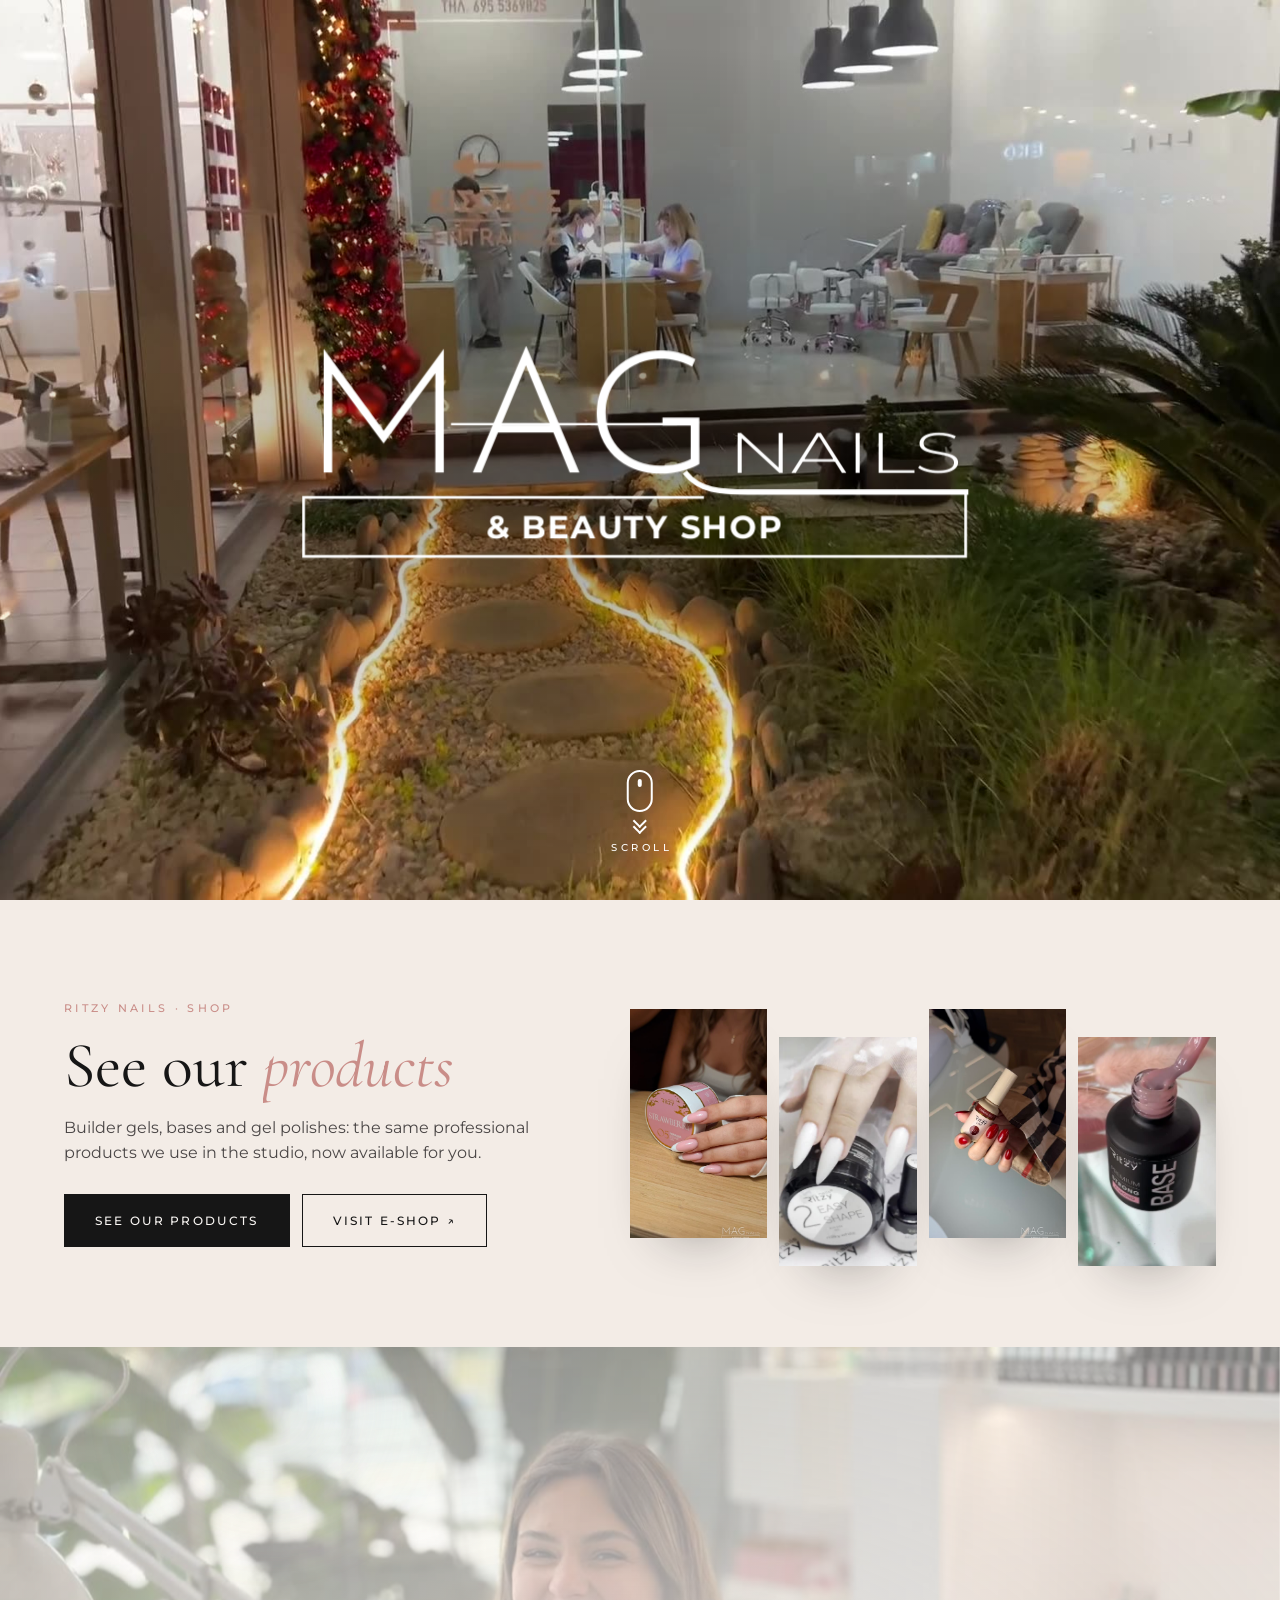
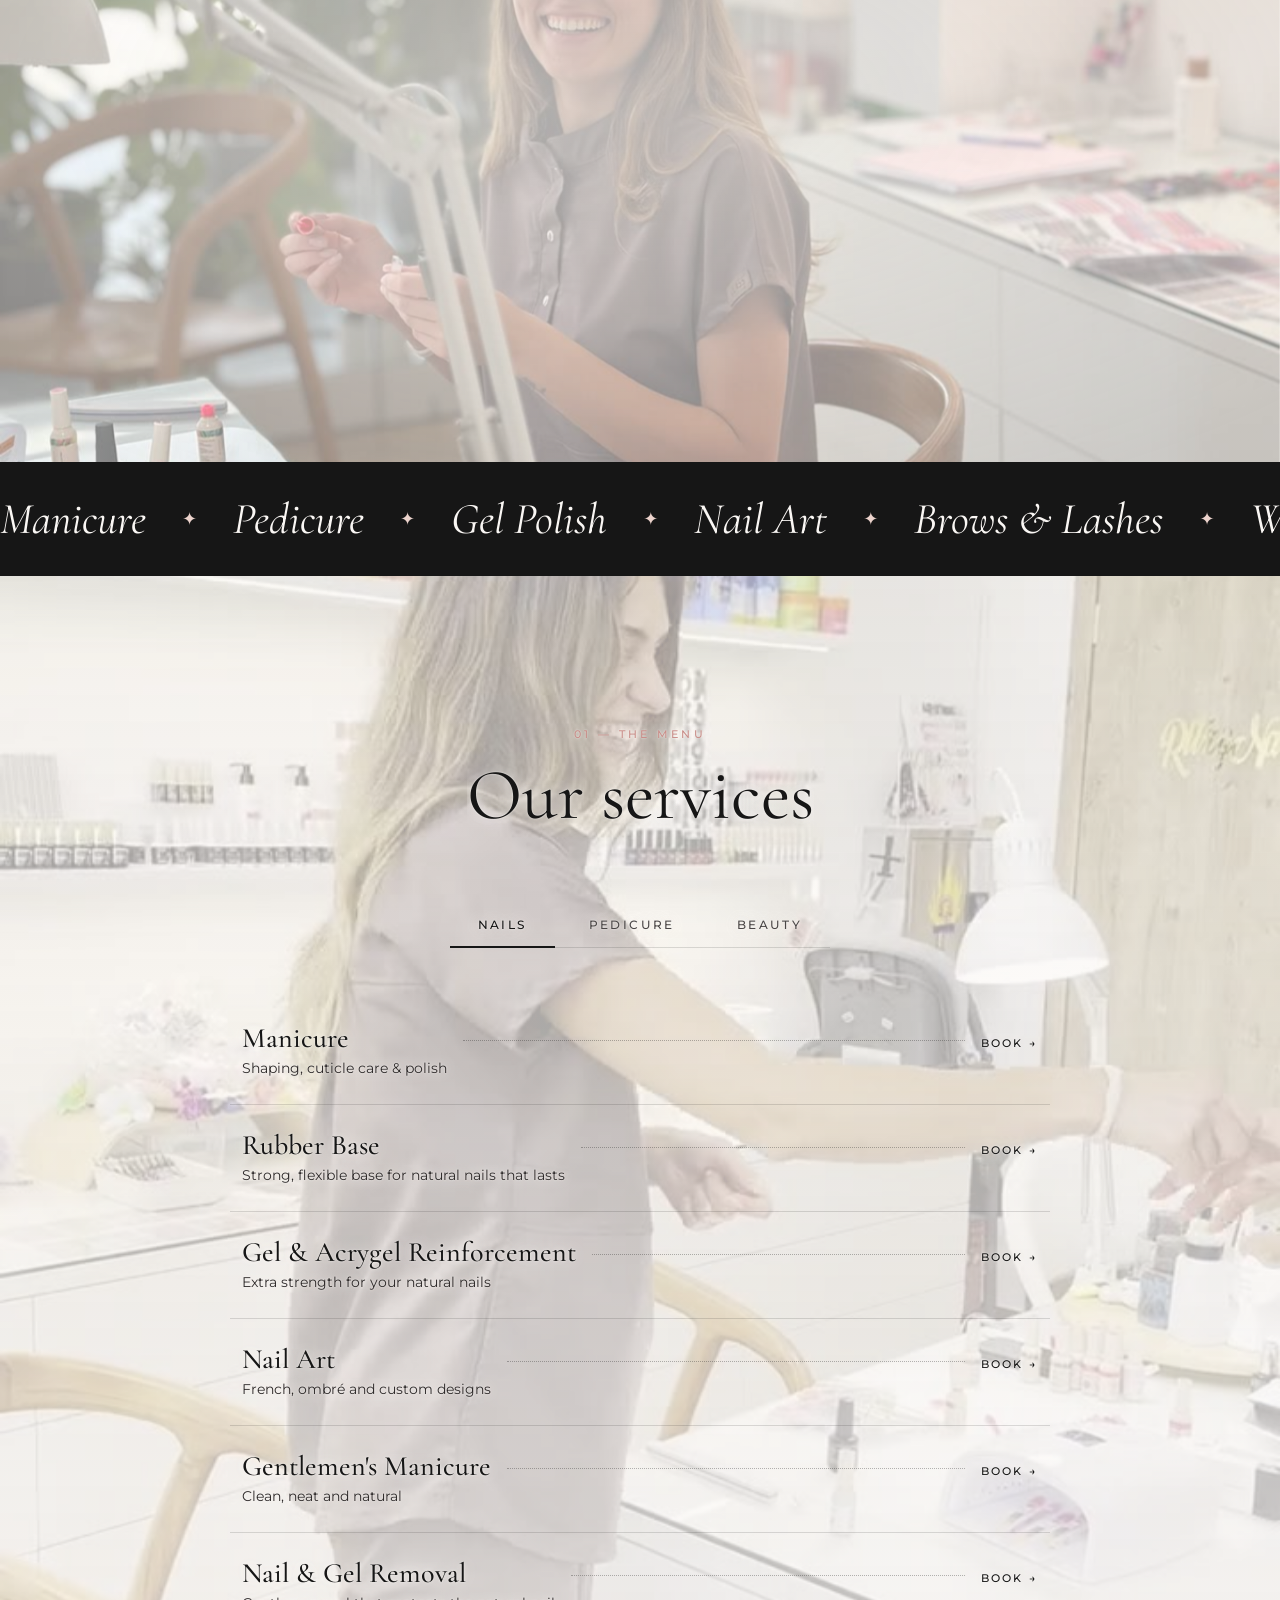
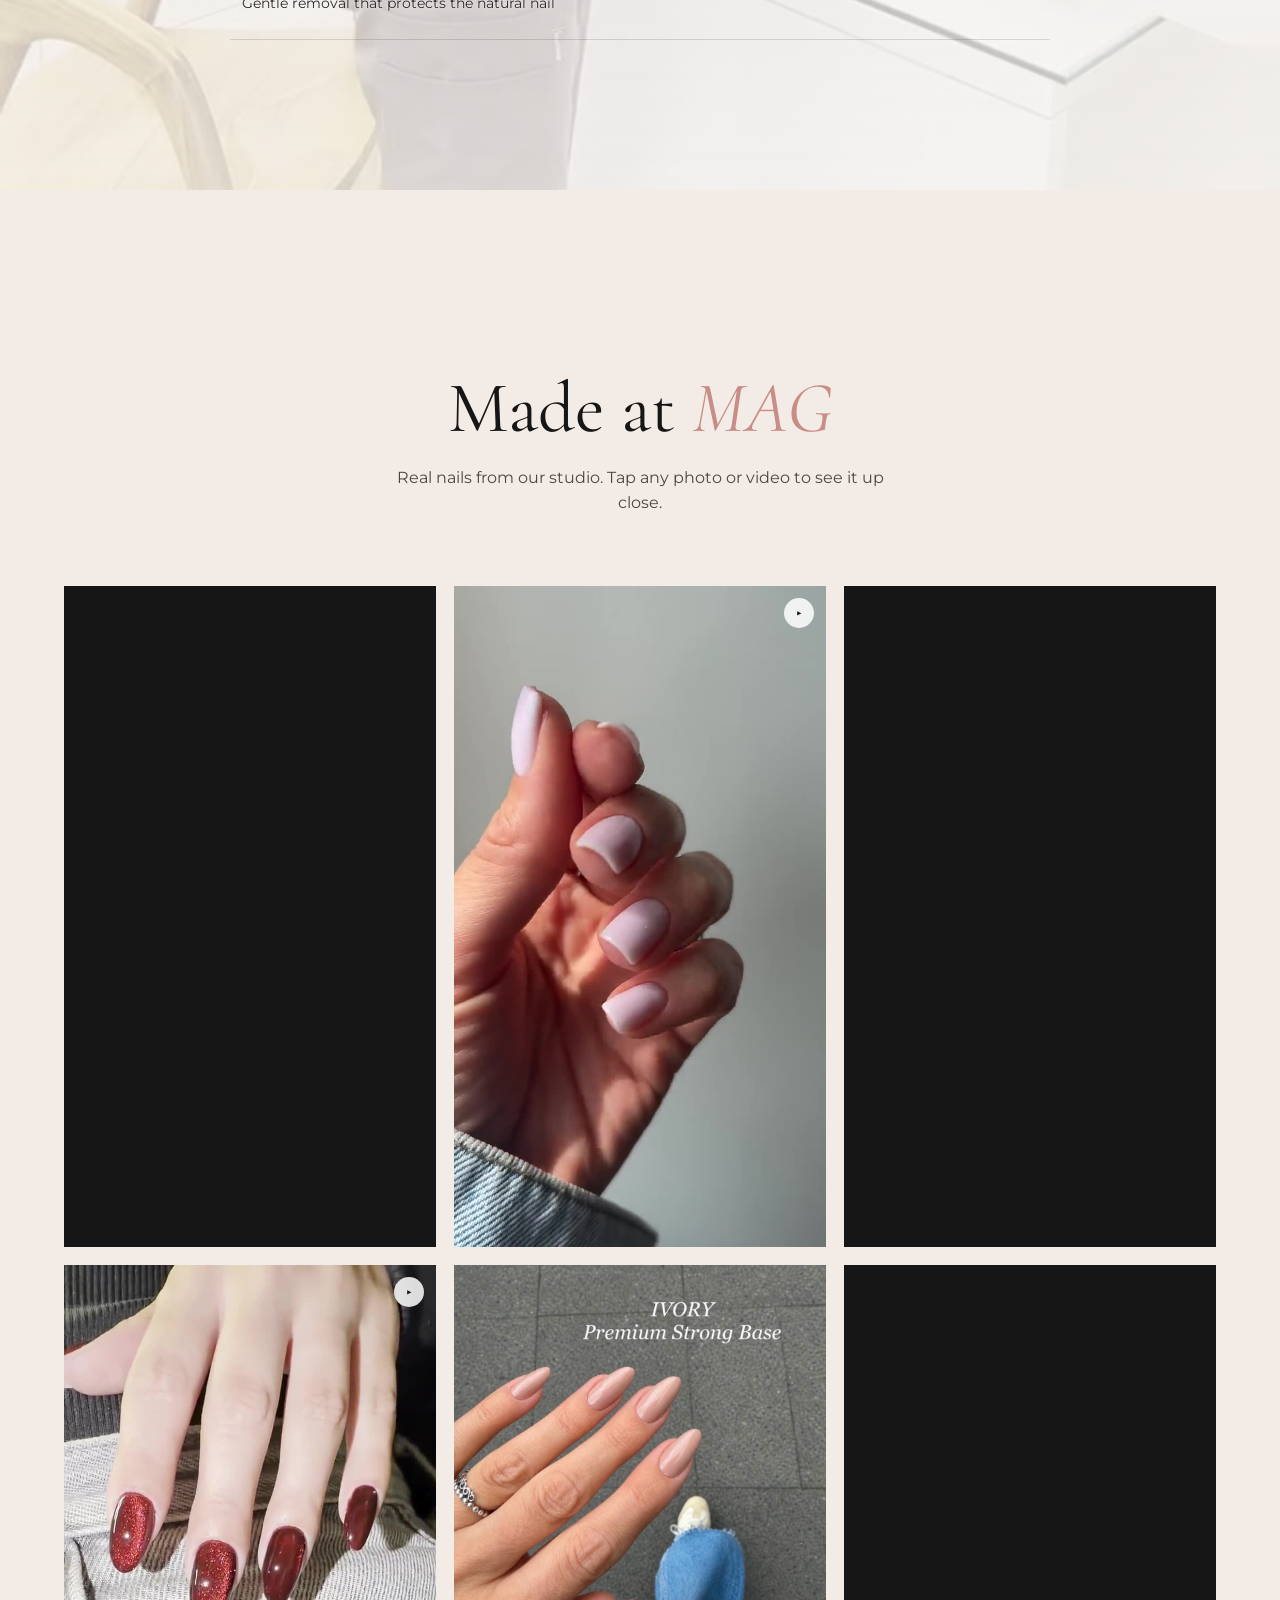
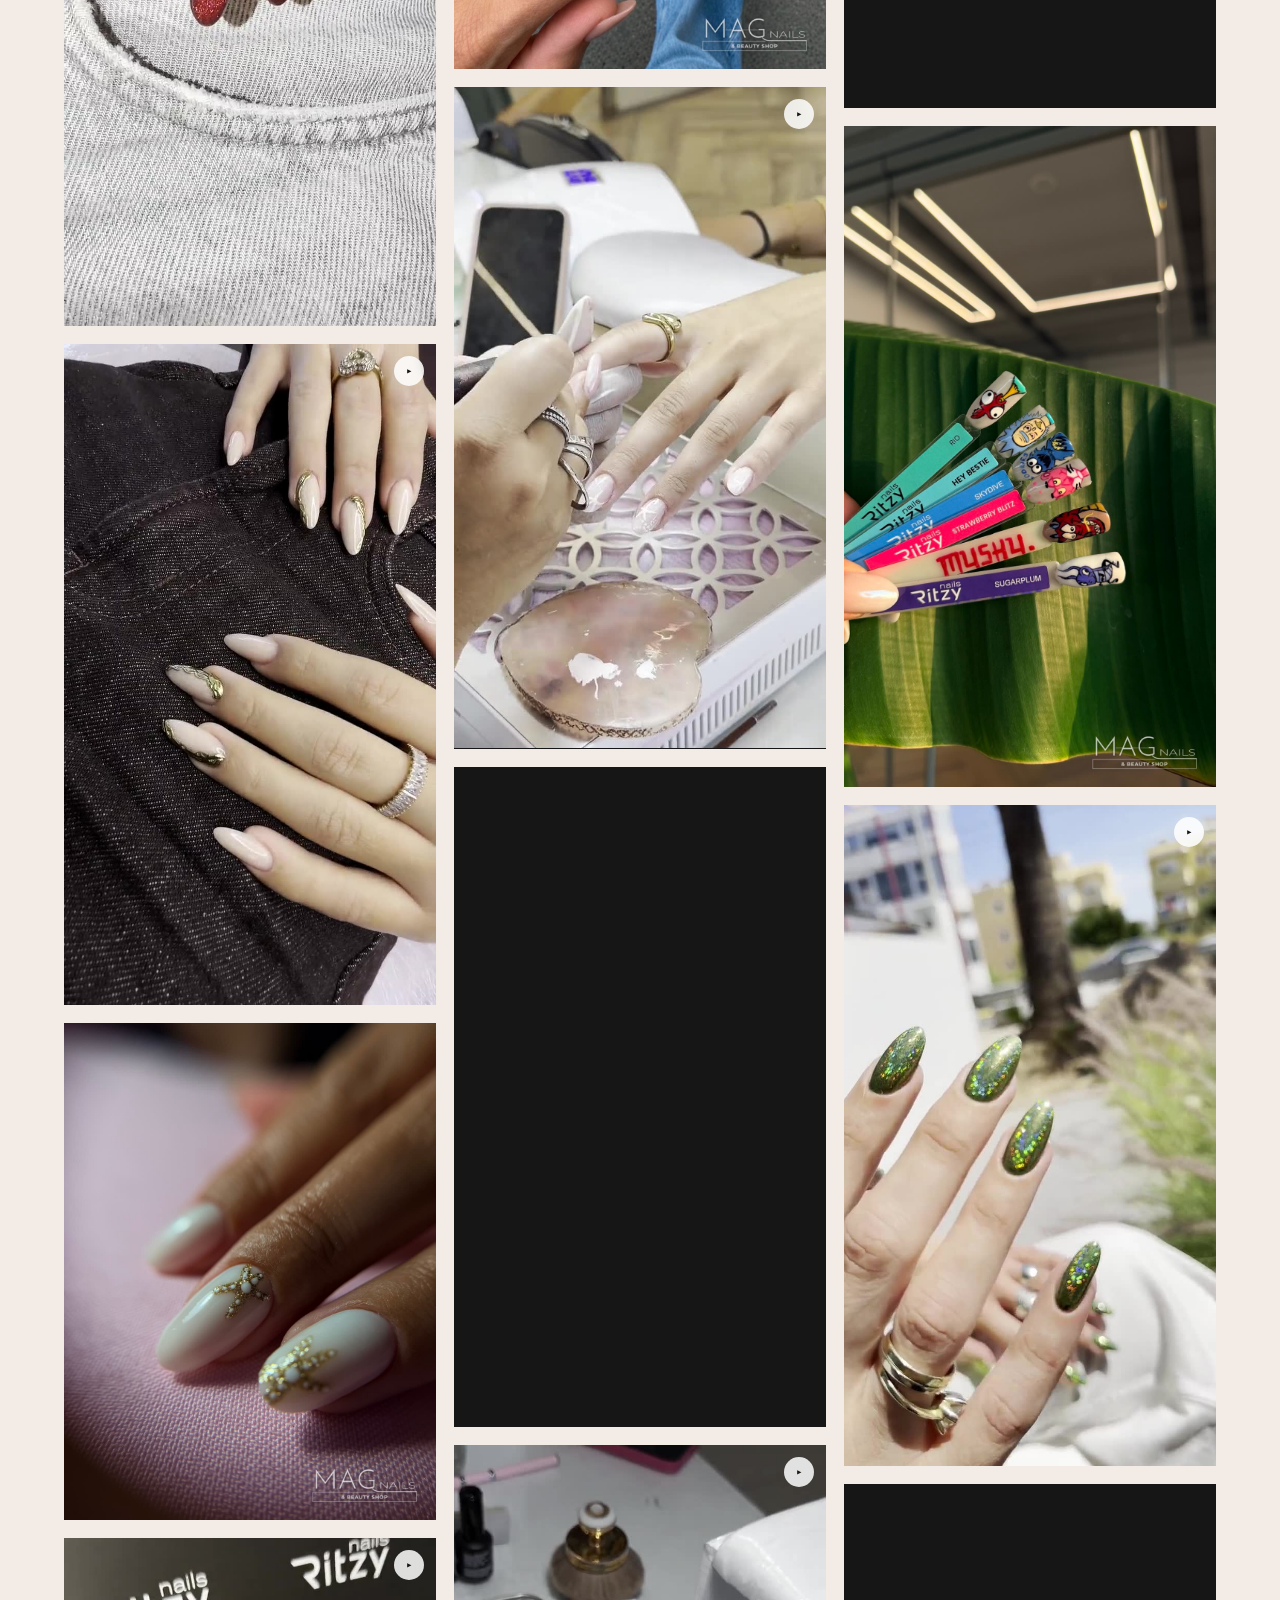
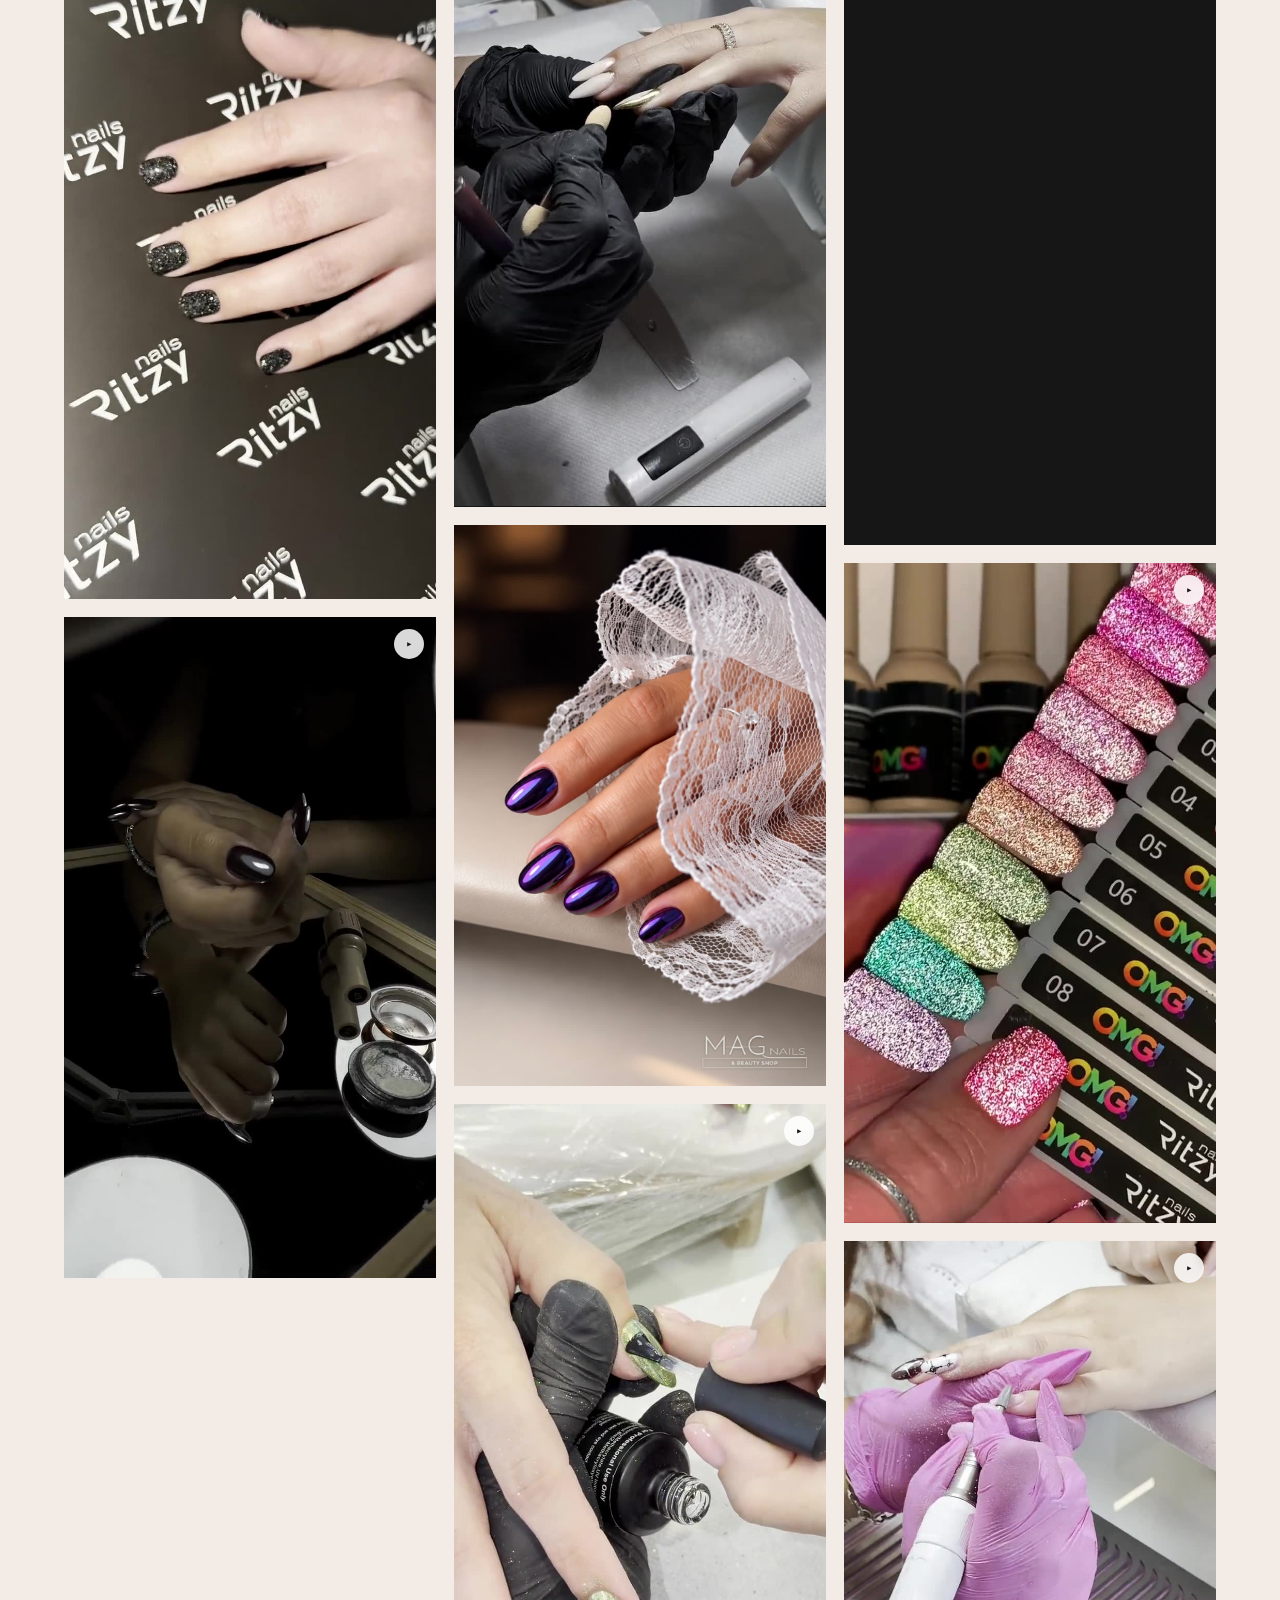
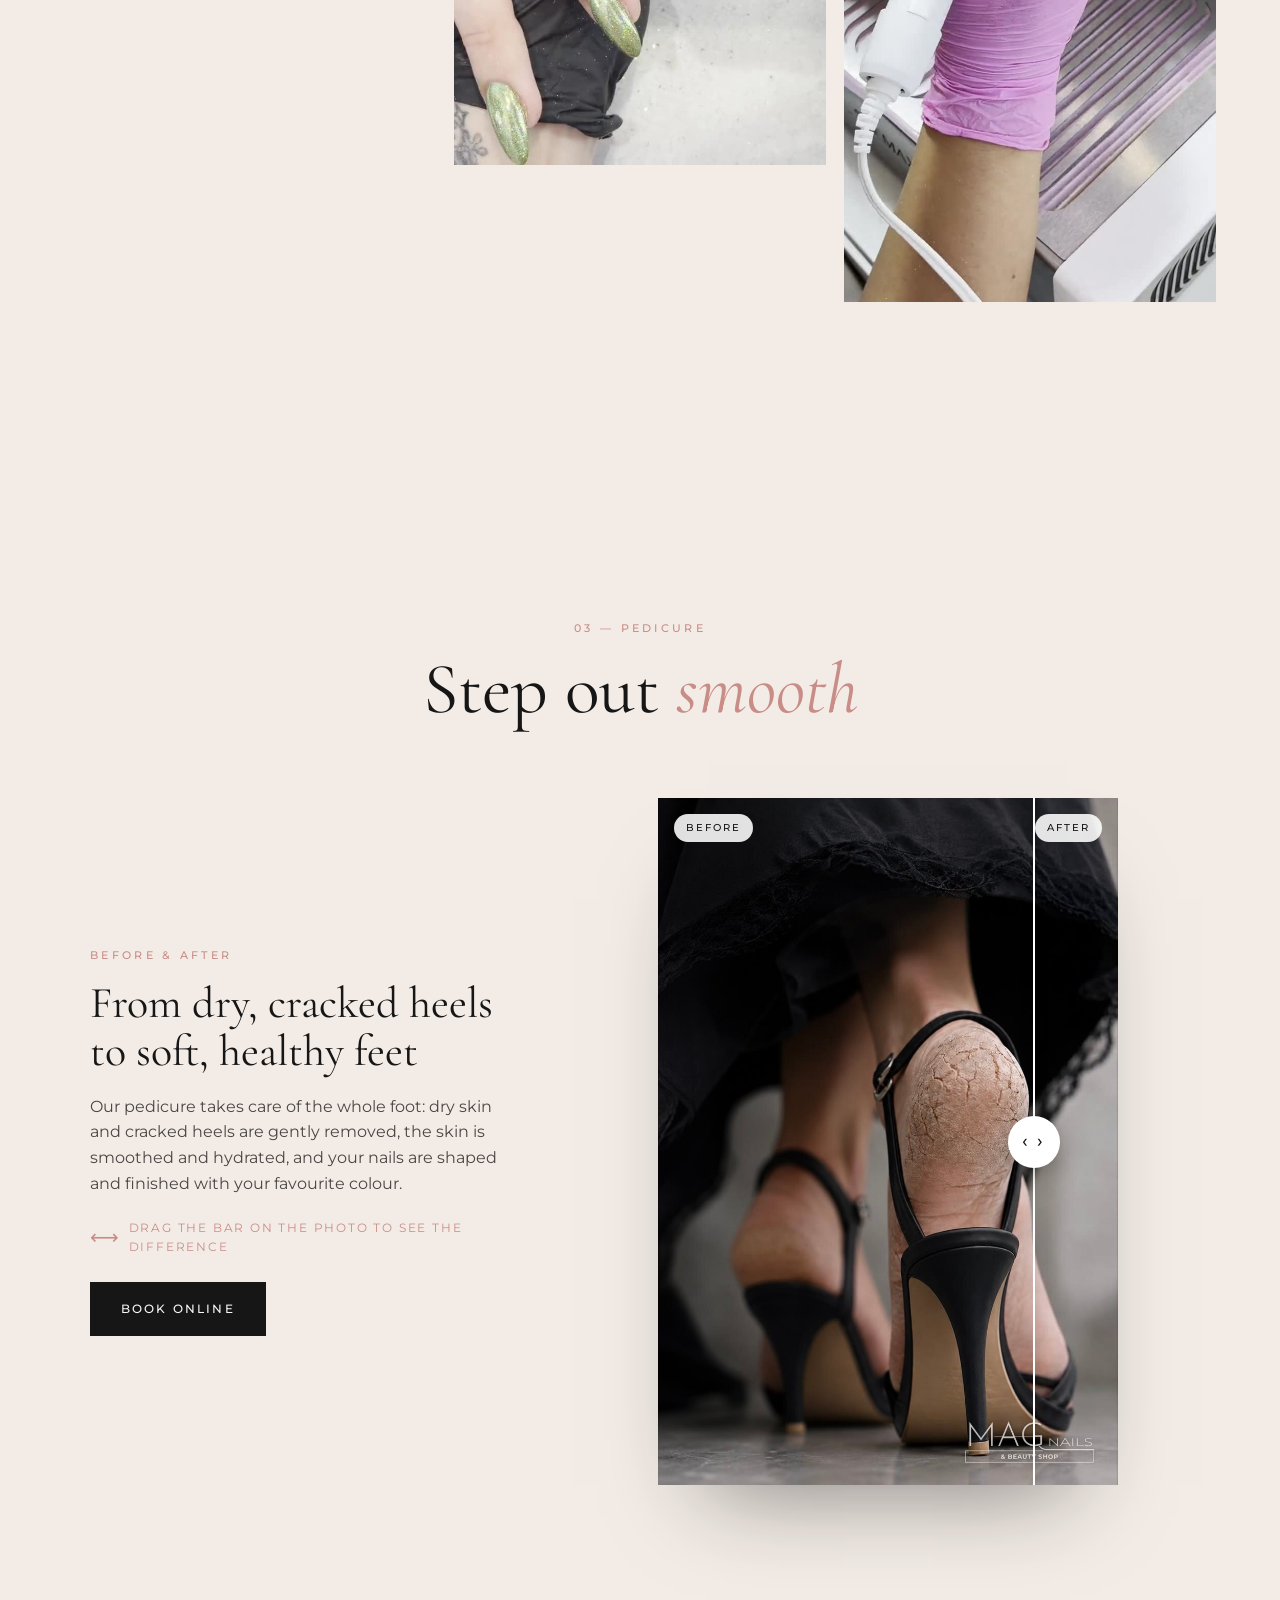
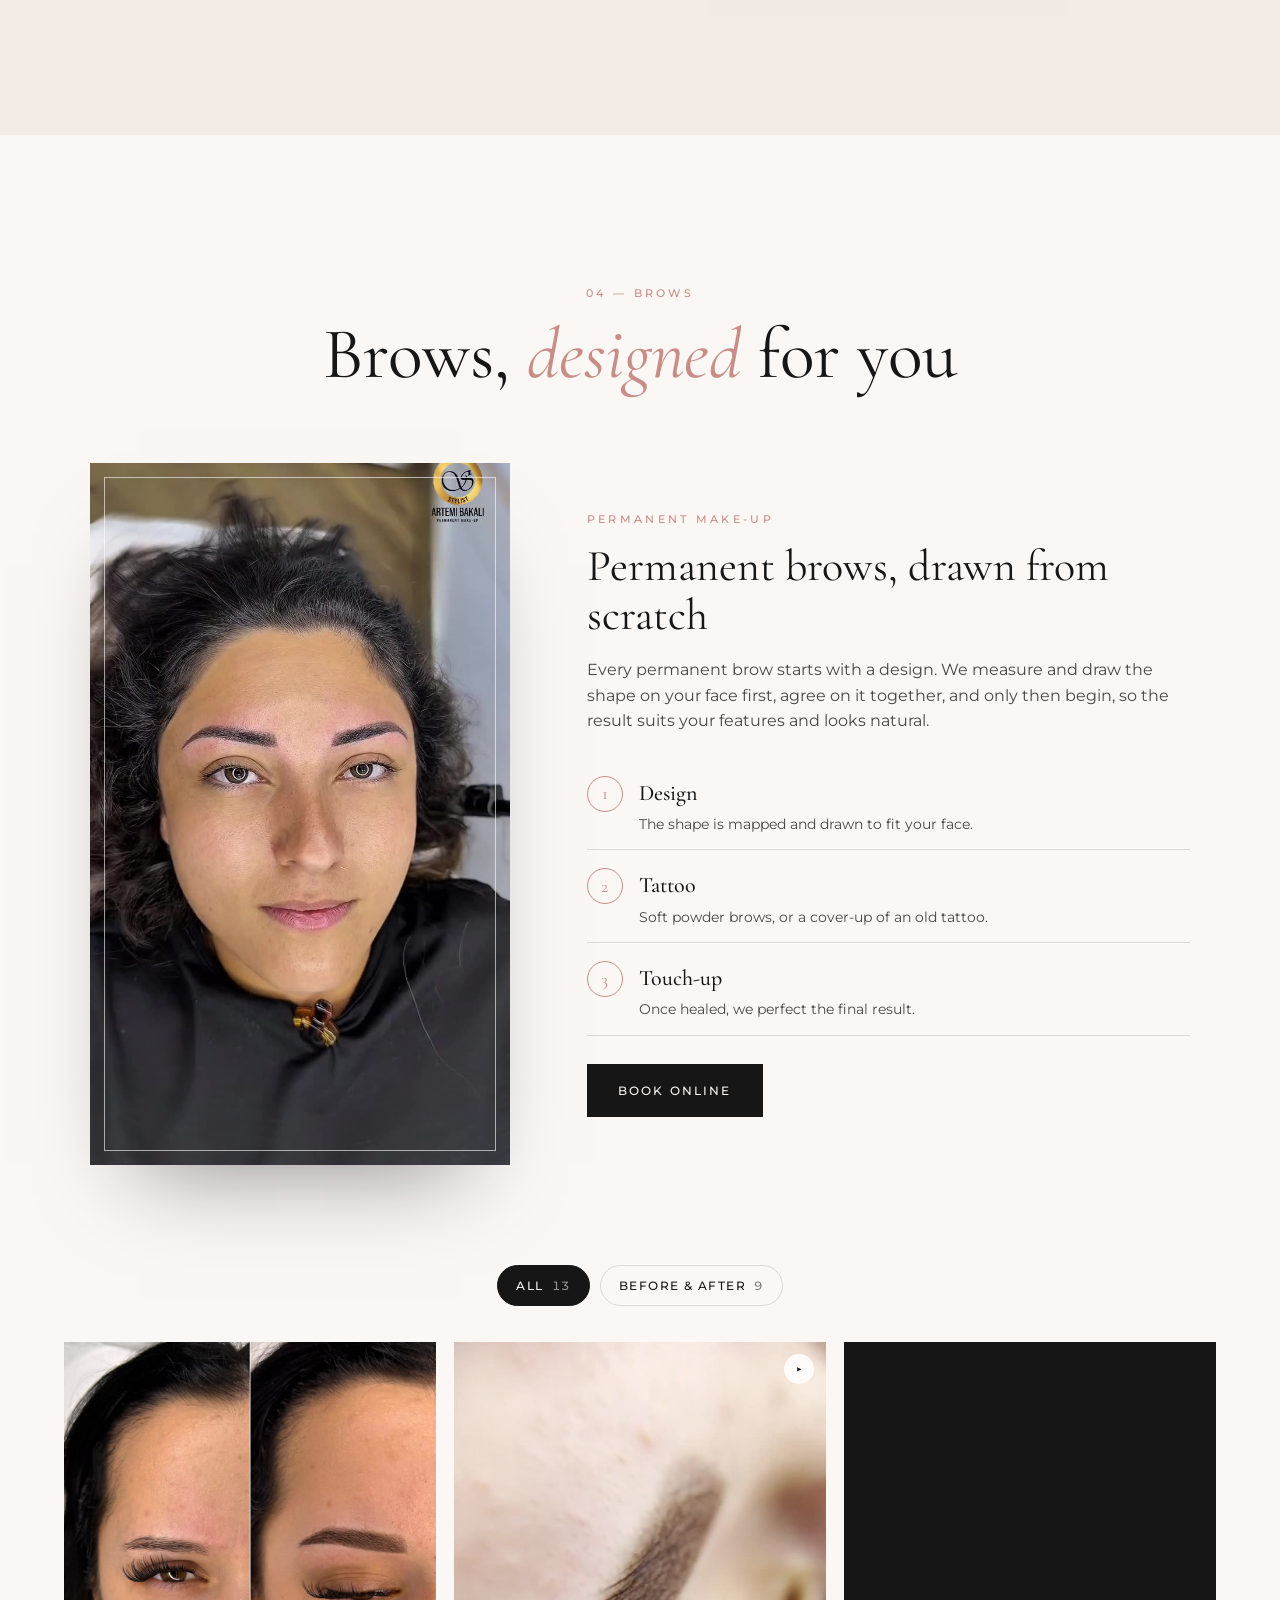
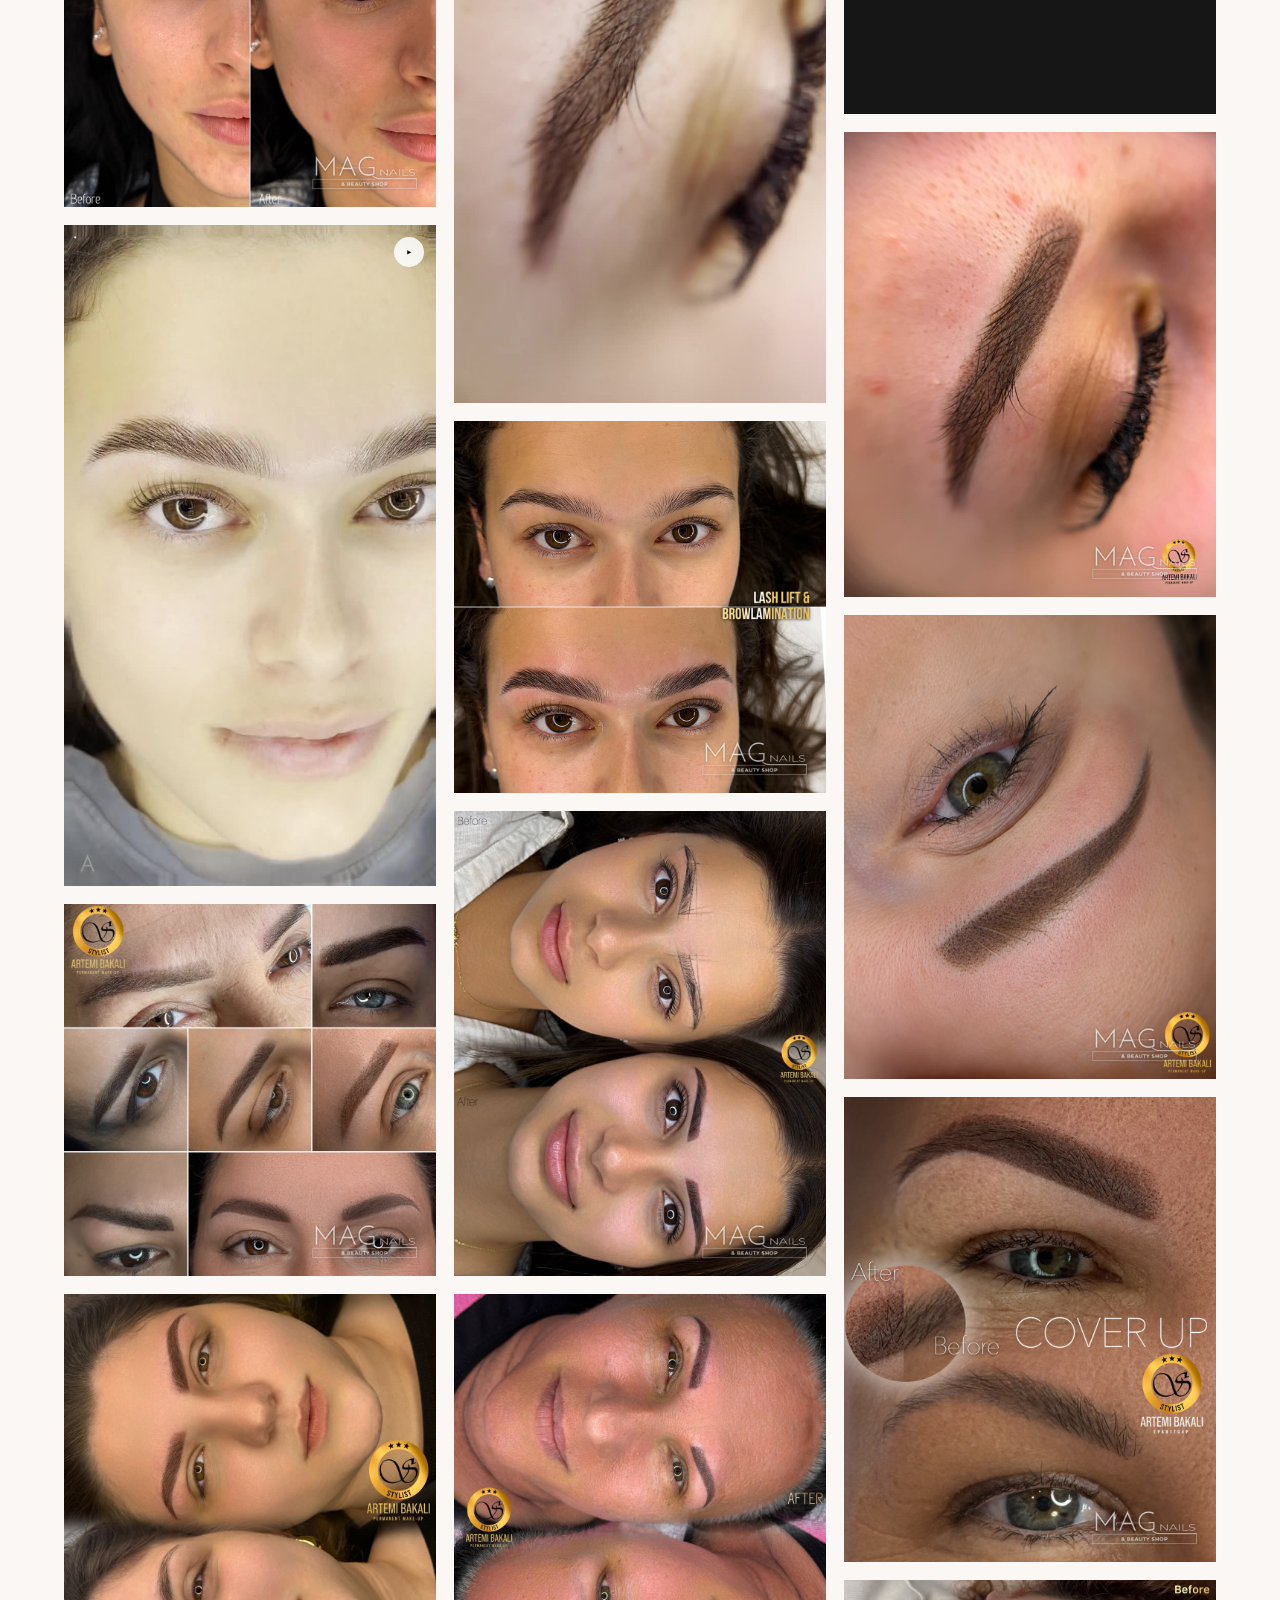
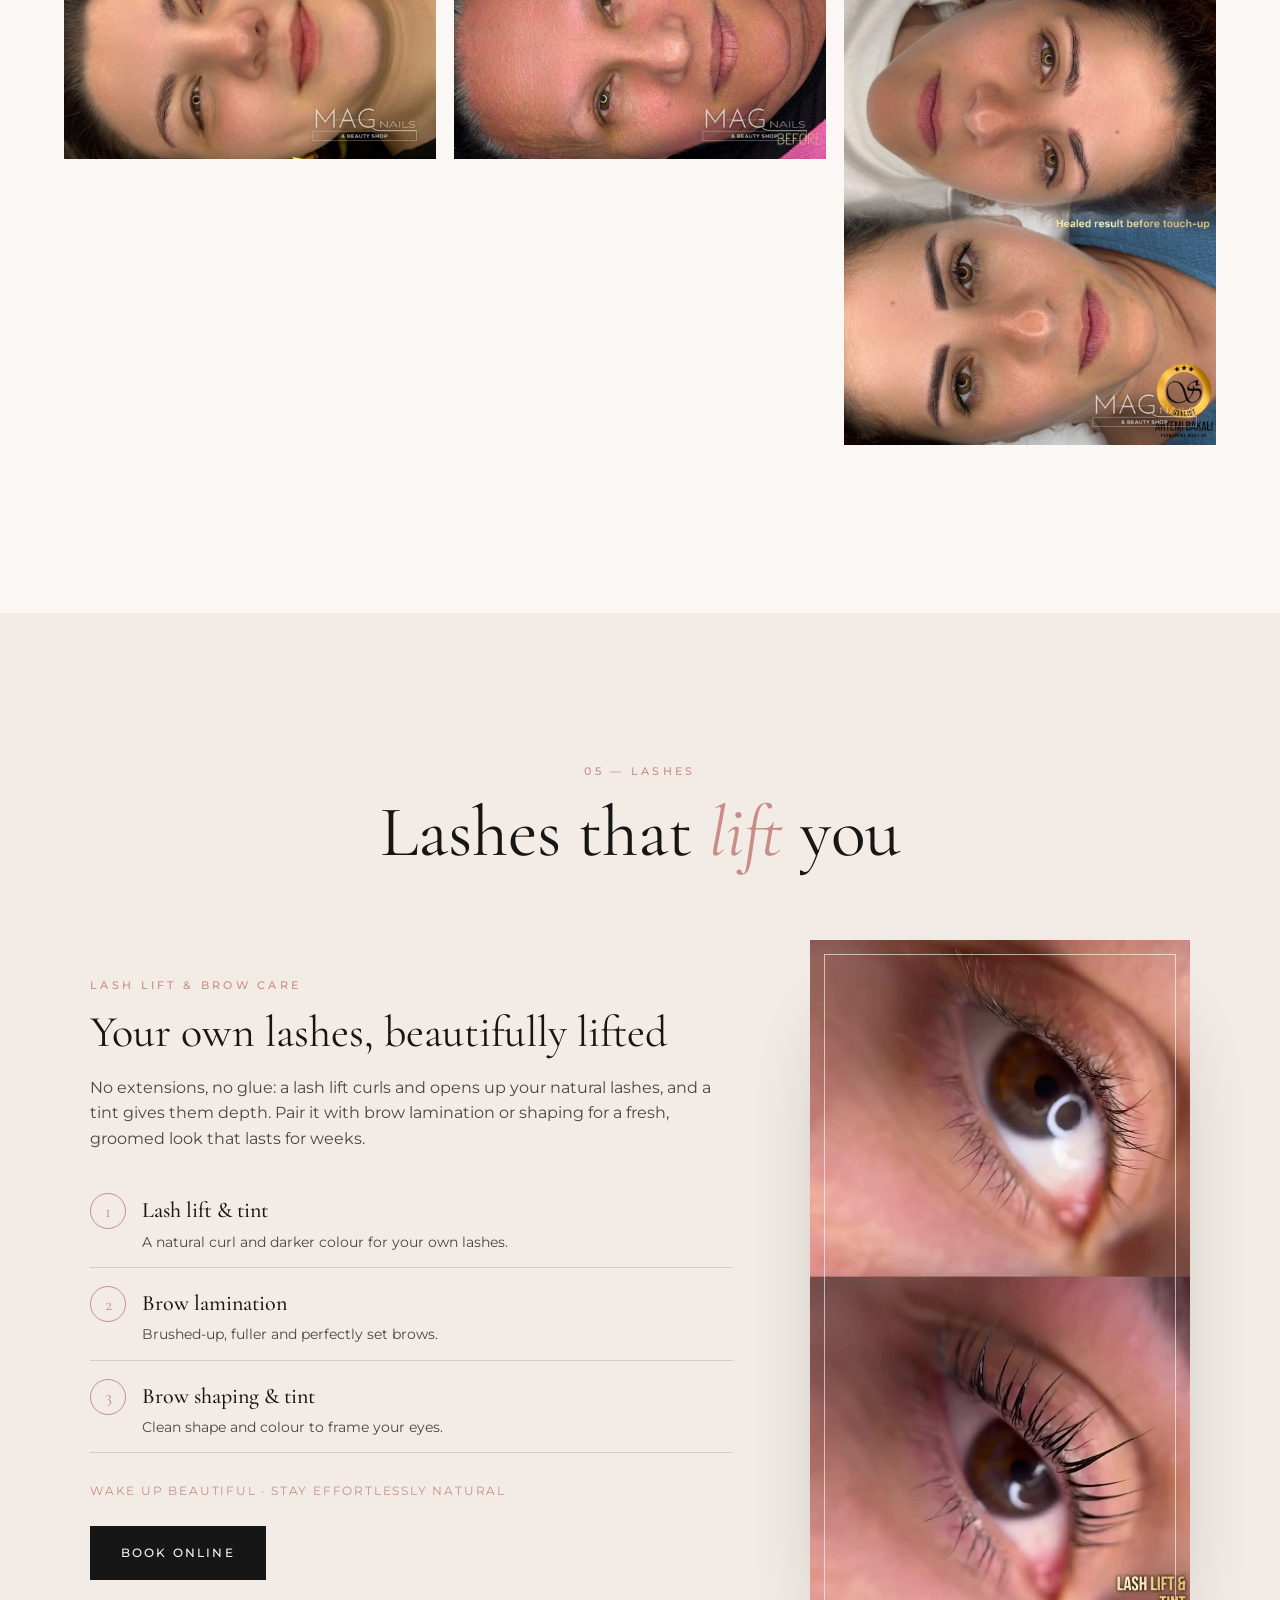
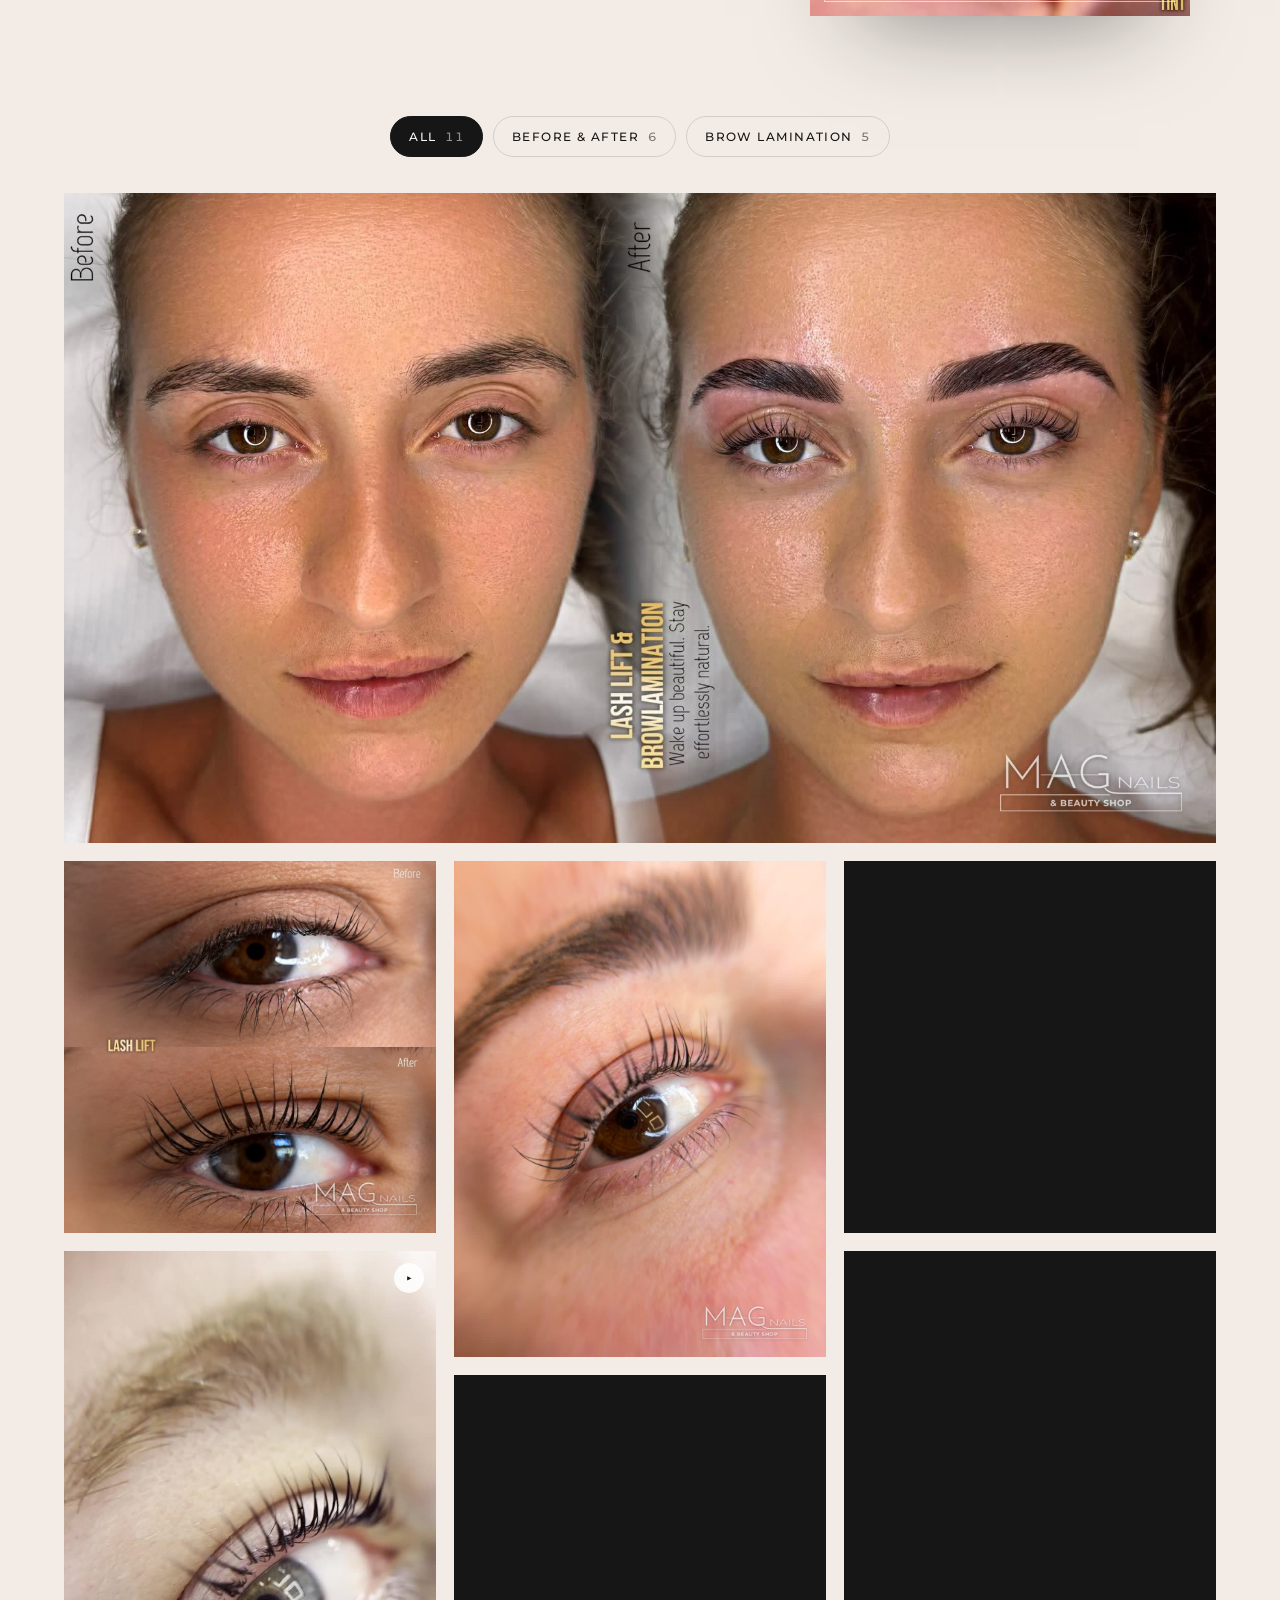
<file: index.html>
<!DOCTYPE html>
<html lang="en">
<head>
  <meta charset="UTF-8" />
  <meta name="viewport" content="width=device-width, initial-scale=1.0" />
  <meta name="google-site-verification" content="Uv1dC8LpjzOMIhAaL8R7p_6eumK1EtTuQMmzEdozshI" />
  <title>MAG Nails Rhodes · Nail Salon, Manicure &amp; Permanent Brows</title>
  <meta name="description" content="Nail salon in Rhodes Town, Greece. Manicure, gel polish, rubber base, nail art, pedicure, permanent brows, lip blush, lash lift &amp; brow lamination. Rated 5/5. Book online." />
  <link rel="canonical" href="https://magnails.gr/" />
  <link rel="alternate" hreflang="en" href="https://magnails.gr/" />
  <link rel="alternate" hreflang="el" href="https://magnails.gr/el/" />
  <link rel="alternate" hreflang="x-default" href="https://magnails.gr/" />
  <meta name="geo.region" content="GR-L" />
  <meta name="geo.placename" content="Rhodes" />
  <script type="application/ld+json">
{
  "@context": "https://schema.org",
  "@type": [
    "NailSalon",
    "BeautySalon"
  ],
  "@id": "https://magnails.gr/#salon",
  "name": "MAG Nails & Beauty Shop",
  "description": "Nail salon and beauty shop in Rhodes, Greece: manicure, gel polish, rubber base, nail art, pedicure, permanent brows, semi-permanent lip make-up, lash lift and brow lamination.",
  "url": "https://magnails.gr/",
  "image": "https://magnails.gr/assets/og-image.jpg",
  "logo": "https://magnails.gr/assets/icon-192.png",
  "telephone": "+30 22410 69344",
  "address": {
    "@type": "PostalAddress",
    "streetAddress": "Alexandrou Papadiamanti 4",
    "addressLocality": "Rhodes",
    "postalCode": "85100",
    "addressRegion": "South Aegean",
    "addressCountry": "GR"
  },
  "hasMap": "https://www.google.com/maps/place/?q=place_id:ChIJ-1dP485hlRQRLVePoJoS4gE",
  "areaServed": [
    "Rhodes",
    "Ρόδος",
    "Rhodes Town",
    "Dodecanese"
  ],
  "sameAs": [
    "https://www.instagram.com/mag_nails_beautyshop/",
    "https://www.treatwell.gr/katasthma/mag-nails-beauty-shop/"
  ],
  "openingHoursSpecification": [
    {
      "@type": "OpeningHoursSpecification",
      "dayOfWeek": [
        "Monday",
        "Tuesday",
        "Wednesday",
        "Thursday"
      ],
      "opens": "09:00",
      "closes": "20:00"
    },
    {
      "@type": "OpeningHoursSpecification",
      "dayOfWeek": "Friday",
      "opens": "12:00",
      "closes": "20:00"
    },
    {
      "@type": "OpeningHoursSpecification",
      "dayOfWeek": "Saturday",
      "opens": "09:00",
      "closes": "17:00"
    }
  ],
  "potentialAction": {
    "@type": "ReserveAction",
    "target": "https://www.treatwell.gr/katasthma/mag-nails-beauty-shop/"
  },
  "knowsAbout": [
    "Manicure",
    "Gel polish",
    "Rubber base",
    "Nail art",
    "Pedicure",
    "Permanent brows",
    "Powder brows",
    "Semi-permanent lip make-up",
    "Lash lift",
    "Brow lamination",
    "Waxing"
  ]
}
  </script>
  <script type="application/ld+json">
{
  "@context": "https://schema.org",
  "@type": "FAQPage",
  "mainEntity": [
    {
      "@type": "Question",
      "name": "Where is MAG Nails in Rhodes?",
      "acceptedAnswer": {
        "@type": "Answer",
        "text": "MAG Nails and Beauty Shop is a nail and beauty salon at Alexandrou Papadiamanti 4 in Rhodes Town, on the island of Rhodes, Greece."
      }
    },
    {
      "@type": "Question",
      "name": "Which nail and beauty services do you offer in Rhodes?",
      "acceptedAnswer": {
        "@type": "Answer",
        "text": "Manicure, gel polish and rubber base manicure, gel and acrygel nail reinforcement, nail art, pedicure and foot treatments, permanent brows (powder brows), semi-permanent lip make-up, lash lift and tint, brow lamination and waxing."
      }
    },
    {
      "@type": "Question",
      "name": "How do I book a nail appointment in Rhodes?",
      "acceptedAnswer": {
        "@type": "Answer",
        "text": "Book online through Treatwell at any time, day or night. You can also call +30 22410 69344 or send a WhatsApp message to +30 6955 36 9825."
      }
    },
    {
      "@type": "Question",
      "name": "Do you do permanent make-up for brows and lips in Rhodes?",
      "acceptedAnswer": {
        "@type": "Answer",
        "text": "Yes. Every permanent brow is designed from scratch to suit your face. We offer powder brows, cover-ups of old brow tattoos and semi-permanent lip blush, with a touch-up after healing."
      }
    },
    {
      "@type": "Question",
      "name": "Do you offer pedicure and treatments for cracked heels?",
      "acceptedAnswer": {
        "@type": "Answer",
        "text": "Yes. Our pedicure treatment removes dry skin and cracked heels and leaves your feet soft and hydrated. We also treat ingrown nails, calluses, corns and thickened nails."
      }
    },
    {
      "@type": "Question",
      "name": "What are your opening hours?",
      "acceptedAnswer": {
        "@type": "Answer",
        "text": "Monday to Thursday 09:00 to 20:00, Friday 12:00 to 20:00, Saturday 09:00 to 17:00. Closed on Sunday."
      }
    }
  ]
}
  </script>
  <link rel="icon" href="favicon.ico" sizes="any" />
  <link rel="icon" href="assets/favicon-32.png" type="image/png" sizes="32x32" />
  <link rel="icon" href="assets/icon-192.png" type="image/png" sizes="192x192" />
  <meta property="og:type" content="website" />
  <meta property="og:site_name" content="MAG Nails &amp; Beauty Shop" />
  <meta property="og:title" content="MAG Nails &amp; Beauty Shop · Nail Salon in Rhodes" />
  <meta property="og:description" content="Nails, pedicure, permanent brows, lashes and lips in Rhodes. Book online." />
  <meta property="og:url" content="https://magnails.gr/" />
  <meta property="og:image" content="https://magnails.gr/assets/og-image.jpg" />
  <meta property="og:image:width" content="1200" />
  <meta property="og:image:height" content="630" />
  <meta property="og:image:alt" content="MAG Nails &amp; Beauty Shop logo" />
  <meta name="twitter:card" content="summary_large_image" />
  <meta name="twitter:image" content="https://magnails.gr/assets/og-image.jpg" />
  <link rel="apple-touch-icon" href="assets/apple-touch-icon.png" />
  <link rel="preconnect" href="https://fonts.googleapis.com" />
  <link rel="preconnect" href="https://fonts.gstatic.com" crossorigin />
  <link href="https://fonts.googleapis.com/css2?family=Cormorant+Garamond:ital,wght@0,400;0,500;1,400&family=Josefin+Sans:wght@200;300&family=Montserrat:wght@300;400;500;700&display=swap" rel="stylesheet" />
  <link rel="stylesheet" href="css/style.css?v=202611281216" />
</head>
<body class="is-loading">

  <!-- Reusable logo -->
  <svg width="0" height="0" style="position:absolute" aria-hidden="true">
    <defs>
      <symbol id="star-icon" viewBox="0 0 24 24">
        <path d="M12 2.8l2.8 5.7 6.3.9-4.55 4.43 1.07 6.27L12 17.13 6.38 20.1l1.07-6.27L2.9 9.4l6.3-.9z" fill="currentColor" />
      </symbol>
      <symbol id="ig-icon" viewBox="0 0 24 24">
        <rect x="3" y="3" width="18" height="18" rx="5" fill="none" stroke="currentColor" stroke-width="1.8" />
        <circle cx="12" cy="12" r="4.2" fill="none" stroke="currentColor" stroke-width="1.8" />
        <circle cx="17.4" cy="6.6" r="1.2" fill="currentColor" />
      </symbol>
      <symbol id="wa-icon" viewBox="0 0 32 32">
        <path d="M16 3.5C9.1 3.5 3.5 8.9 3.5 15.6c0 2.4.7 4.6 2 6.5L4 28.5l6.6-1.7c1.6.8 3.5 1.3 5.4 1.3 6.9 0 12.5-5.4 12.5-12.1S22.9 3.5 16 3.5z" fill="none" stroke="currentColor" stroke-width="2.2" stroke-linejoin="round" />
        <path d="M11.9 9.9c-.3-.6-.6-.6-.9-.6h-.8c-.3 0-.7.1-1 .5-.4.4-1.3 1.3-1.3 3.1s1.3 3.6 1.5 3.9c.2.2 2.6 4.1 6.4 5.6 3.2 1.2 3.8 1 4.5.9.7-.1 2.2-.9 2.5-1.8.3-.9.3-1.6.2-1.8-.1-.2-.3-.3-.7-.5l-2.4-1.2c-.3-.1-.6-.2-.8.2-.2.4-.9 1.2-1.1 1.4-.2.2-.4.3-.8.1-.4-.2-1.6-.6-3-1.9-1.1-1-1.9-2.2-2.1-2.6-.2-.4 0-.6.2-.8l.6-.7c.2-.2.3-.4.4-.6.1-.3.1-.5 0-.7l-1-2.5z" fill="currentColor" />
      </symbol>
      <symbol id="logo" viewBox="0 0 760 250">
        <text class="lg-mag" x="4" y="150" textLength="460" lengthAdjust="spacingAndGlyphs">MAG</text>
        <text class="lg-nails" x="478" y="150" textLength="262" lengthAdjust="spacingAndGlyphs">NAILS</text>
        <line class="lg-strike" x1="170" y1="96" x2="420" y2="96" />
        <path class="lg-tail" d="M432 152 C 446 170, 470 172, 500 172 L 744 172" />
        <path class="lg-box" d="M744 172 L 744 244 L 4 244 L 4 178 L 450 178" />
        <text class="lg-shop" x="374" y="224" text-anchor="middle">&amp; BEAUTY SHOP</text>
      </symbol>
    </defs>
  </svg>

  <!-- Preloader -->
  <div class="loader" aria-hidden="true">
    <svg class="loader__logo logo-anim" viewBox="0 0 760 250"><use href="#logo" /></svg>
    <div class="loader__bar"><span></span></div>
  </div>

  <div class="scroll-progress" aria-hidden="true"></div>
  <div class="cursor" aria-hidden="true"></div>
  <div class="cursor-ring" aria-hidden="true"></div>

  <!-- Navigation -->
  <header class="nav">
    <a href="#top" class="nav__brand" aria-label="MAG Nails home">
      <svg viewBox="0 0 760 250"><use href="#logo" /></svg>
    </a>
    <nav class="nav__links" id="menu">
      <a href="products.html">Products</a>
      <a href="#services">Services</a>
      <a href="#gallery">Gallery</a>
      <a href="#pedicure">Pedicure</a>
      <a href="#brows">Brows</a>
      <a href="#lashes">Lashes</a>
      <a href="#lips">Lips</a>
      <a href="#about">About</a>
      <a href="#hours">Hours</a>
      <a href="#visit">Visit</a>
      <a href="el/" class="lang-switch" hreflang="el" lang="el">ΕΛ</a>
      <a href="#book" class="btn btn--small magnetic" data-config="treatwell" target="_blank" rel="noopener">Book now</a>
    </nav>
    <button class="nav__toggle" aria-label="Open menu" aria-expanded="false" aria-controls="menu">
      <span></span><span></span>
    </button>
  </header>

  <main id="top">
    <!-- Video hero: full-screen salon video with the logo on top -->
    <section class="video-hero" aria-label="A look inside the MAG Nails studio">
      <video class="video-hero__video" autoplay muted loop playsinline preload="auto" poster="assets/hero-poster.jpg">
        <source src="assets/hero-mobile.mp4" type="video/mp4" media="(max-width: 900px)" />
        <source src="assets/hero.mp4" type="video/mp4" />
      </video>
      <div class="video-hero__scrim" aria-hidden="true"></div>
      <svg class="video-hero__logo logo-anim" viewBox="0 0 760 250" role="img" aria-label="MAG Nails &amp; Beauty Shop">
        <use href="#logo" />
      </svg>
      <a class="scroll-down" href="#products" aria-label="Scroll down">
        <span class="scroll-down__mouse" aria-hidden="true"><span class="scroll-down__wheel"></span></span>
        <span class="scroll-down__chev" aria-hidden="true"><i></i><i></i></span>
        <span class="scroll-down__text">Scroll</span>
      </a>
    </section>

    <!-- See our products (teaser → products.html) -->
    <section class="pteaser" id="products">
      <div class="pteaser__inner">
        <div class="pteaser__text">
          <p class="eyebrow reveal">Ritzy Nails · Shop</p>
          <h2 class="pteaser__title split">See our <em>products</em></h2>
          <p class="reveal">Builder gels, bases and gel polishes: the same professional products we use in the studio, now available for you.</p>
          <div class="pteaser__ctas reveal">
            <a class="btn magnetic" href="products.html"><span>See our products</span></a>
            <a class="btn btn--ghost magnetic" data-config="eshop" href="#" target="_blank" rel="noopener">Visit e-shop ↗</a>
          </div>
        </div>
        <div class="pteaser__strip reveal" aria-hidden="true">
          <a href="products.html" tabindex="-1"><img src="assets/products/p01.jpg" alt="" loading="lazy" decoding="async" /></a>
          <a href="products.html" tabindex="-1"><video muted loop playsinline autoplay preload="none" poster="assets/products/v03.jpg"><source src="assets/products/v03.mp4" type="video/mp4" /></video></a>
          <a href="products.html" tabindex="-1"><img src="assets/products/p05.jpg" alt="" loading="lazy" decoding="async" /></a>
          <a href="products.html" tabindex="-1"><video muted loop playsinline autoplay preload="none" poster="assets/products/v05.jpg"><source src="assets/products/v05.mp4" type="video/mp4" /></video></a>
        </div>
      </div>
    </section>

    <!-- Intro -->
    <section class="hero has-bg">
      <div class="sec-bg" aria-hidden="true"><img src="assets/bg/bg1.jpg" alt="" decoding="async" /></div>
      <div class="hero__blobs" aria-hidden="true">
        <span class="blob blob--1" data-depth="0.4"></span>
        <span class="blob blob--2" data-depth="-0.3"></span>
        <span class="blob blob--3" data-depth="0.2"></span>
      </div>

      <div class="hero__inner">
        <p class="eyebrow hero__eyebrow">Nail &amp; beauty salon · Rhodes</p>
        <h1 class="hero__title split">Details that <em>speak</em> for you.</h1>
        <p class="hero__sub">Precision manicures, flawless gel and hand-painted nail art in a calm, modern studio in the heart of Rhodes.</p>
        <div class="hero__cta">
          <a href="#book" class="btn magnetic" data-config="treatwell" target="_blank" rel="noopener">Book online</a>
          <a href="#services" class="btn btn--ghost magnetic">See the menu</a>
          <a href="#" class="btn btn--ghost magnetic" data-config="eshop" target="_blank" rel="noopener">Find our products</a>
        </div>
        <div class="hero__links">
          <a class="hero__ig" data-config="instagram" href="#" target="_blank" rel="noopener">
            <svg viewBox="0 0 24 24" aria-hidden="true"><use href="#ig-icon" /></svg><span>@mag_nails_beautyshop</span>
          </a>
          <a class="hero__ig hero__review" data-config="review" href="https://search.google.com/local/writereview?placeid=ChIJ-1dP485hlRQRLVePoJoS4gE" target="_blank" rel="noopener">
            <svg viewBox="0 0 24 24" aria-hidden="true"><use href="#star-icon" /></svg><span>Leave us a review</span>
          </a>
        </div>
      </div>

      <a href="#book" class="badge" data-config="treatwell" target="_blank" rel="noopener" aria-label="Book now on Treatwell">
        <svg viewBox="0 0 200 200" aria-hidden="true">
          <defs><path id="circle" d="M100,100 m-78,0 a78,78 0 1,1 156,0 a78,78 0 1,1 -156,0" /></defs>
          <text><textPath href="#circle" textLength="482" lengthAdjust="spacing">BOOK NOW · NAILS &amp; BEAUTY · BOOK NOW · NAILS &amp; BEAUTY ·</textPath></text>
        </svg>
        <span class="badge__dot">✦</span>
      </a>
    </section>

    <!-- Marquee -->
    <div class="marquee" aria-hidden="true">
      <div class="marquee__track">
        <span>Manicure</span><i>✦</i><span>Pedicure</span><i>✦</i><span>Gel Polish</span><i>✦</i><span>Nail Art</span><i>✦</i><span>Brows &amp; Lashes</span><i>✦</i><span>Waxing</span><i>✦</i>
        <span>Manicure</span><i>✦</i><span>Pedicure</span><i>✦</i><span>Gel Polish</span><i>✦</i><span>Nail Art</span><i>✦</i><span>Brows &amp; Lashes</span><i>✦</i><span>Waxing</span><i>✦</i>
      </div>
    </div>

    <!-- Services -->
    <section class="section services has-bg" id="services">
      <div class="sec-bg" aria-hidden="true"><video muted loop playsinline preload="metadata" poster="assets/bg/bg4.jpg"><source src="assets/bg/bg4.mp4" type="video/mp4" /></video></div>
      <div class="section__head">
        <p class="eyebrow reveal">01 — The menu</p>
        <h2 class="section__title split">Our services</h2>
      </div>

      <div class="tabs reveal" role="tablist">
        <button class="tab is-active" role="tab" aria-selected="true" data-tab="nails">Nails</button>
        <button class="tab" role="tab" aria-selected="false" data-tab="feet">Pedicure</button>
        <button class="tab" role="tab" aria-selected="false" data-tab="beauty">Beauty</button>
        <span class="tabs__indicator" aria-hidden="true"></span>
      </div>

      <!-- Services as listed on the salon's Treatwell page (no prices on purpose). Each "Book" opens Treatwell. -->
      <div class="menu is-active" data-panel="nails">
        <article class="menu__item"><div><h3>Manicure</h3><p>Shaping, cuticle care &amp; polish</p></div><span class="menu__dots"></span><a class="menu__book" data-config="treatwell" href="#" target="_blank" rel="noopener">Book →</a></article>
        <article class="menu__item"><div><h3>Rubber Base</h3><p>Strong, flexible base for natural nails that lasts</p></div><span class="menu__dots"></span><a class="menu__book" data-config="treatwell" href="#" target="_blank" rel="noopener">Book →</a></article>
        <article class="menu__item"><div><h3>Gel &amp; Acrygel Reinforcement</h3><p>Extra strength for your natural nails</p></div><span class="menu__dots"></span><a class="menu__book" data-config="treatwell" href="#" target="_blank" rel="noopener">Book →</a></article>
        <article class="menu__item"><div><h3>Nail Art</h3><p>French, ombré and custom designs</p></div><span class="menu__dots"></span><a class="menu__book" data-config="treatwell" href="#" target="_blank" rel="noopener">Book →</a></article>
        <article class="menu__item"><div><h3>Gentlemen's Manicure</h3><p>Clean, neat and natural</p></div><span class="menu__dots"></span><a class="menu__book" data-config="treatwell" href="#" target="_blank" rel="noopener">Book →</a></article>
        <article class="menu__item"><div><h3>Nail &amp; Gel Removal</h3><p>Gentle removal that protects the natural nail</p></div><span class="menu__dots"></span><a class="menu__book" data-config="treatwell" href="#" target="_blank" rel="noopener">Book →</a></article>
      </div>
      <div class="menu" data-panel="feet">
        <article class="menu__item"><div><h3>Pedicure with Polish</h3><p>Full foot care finished with your colour</p></div><span class="menu__dots"></span><a class="menu__book" data-config="treatwell" href="#" target="_blank" rel="noopener">Book →</a></article>
        <article class="menu__item"><div><h3>Pedicure Treatment</h3><p>Deep care for dry skin and cracked heels</p></div><span class="menu__dots"></span><a class="menu__book" data-config="treatwell" href="#" target="_blank" rel="noopener">Book →</a></article>
        <article class="menu__item"><div><h3>Foot Treatments</h3><p>Ingrown nails, calluses, corns, thickened &amp; problem nails</p></div><span class="menu__dots"></span><a class="menu__book" data-config="treatwell" href="#" target="_blank" rel="noopener">Book →</a></article>
      </div>
      <div class="menu" data-panel="beauty">
        <article class="menu__item"><div><h3>Permanent Brows (Powder Brows)</h3><p>Designed from scratch to suit your face</p></div><span class="menu__dots"></span><a class="menu__book" data-config="treatwell" href="#" target="_blank" rel="noopener">Book →</a></article>
        <article class="menu__item"><div><h3>Brow Tattoo Cover-up</h3><p>A fresh, natural look over an old tattoo</p></div><span class="menu__dots"></span><a class="menu__book" data-config="treatwell" href="#" target="_blank" rel="noopener">Book →</a></article>
        <article class="menu__item"><div><h3>Semi-permanent Lip Make-up</h3><p>Lip blush and aquarelle lips, soft natural colour</p></div><span class="menu__dots"></span><a class="menu__book" data-config="treatwell" href="#" target="_blank" rel="noopener">Book →</a></article>
        <article class="menu__item"><div><h3>Eyebrow Shaping</h3><p>With wax, tweezers or threading</p></div><span class="menu__dots"></span><a class="menu__book" data-config="treatwell" href="#" target="_blank" rel="noopener">Book →</a></article>
        <article class="menu__item"><div><h3>Brow Lamination</h3><p>Fuller, brushed-up, defined brows</p></div><span class="menu__dots"></span><a class="menu__book" data-config="treatwell" href="#" target="_blank" rel="noopener">Book →</a></article>
        <article class="menu__item"><div><h3>Semi-permanent Brow Tint</h3><p>Colour and definition for your brows</p></div><span class="menu__dots"></span><a class="menu__book" data-config="treatwell" href="#" target="_blank" rel="noopener">Book →</a></article>
        <article class="menu__item"><div><h3>Lash Lift &amp; Tint</h3><p>A natural curl and colour for your own lashes</p></div><span class="menu__dots"></span><a class="menu__book" data-config="treatwell" href="#" target="_blank" rel="noopener">Book →</a></article>
        <article class="menu__item"><div><h3>Facial Waxing</h3><p>Upper lip and face</p></div><span class="menu__dots"></span><a class="menu__book" data-config="treatwell" href="#" target="_blank" rel="noopener">Book →</a></article>
      </div>
    </section>

    <!-- Our work (filled from WORK in js/main.js) -->
    <section class="section gallery" id="gallery">
      <div class="section__head">
        <p class="eyebrow reveal">02 — Our work</p>
        <h2 class="section__title split">Made at <em>MAG</em></h2>
        <p class="section__lead reveal">Real nails from our studio. Tap any photo or video to see it up close.</p>
      </div>
      <div class="works"></div>
    </section>

    <!-- Pedicure: draggable before / after comparison -->
    <section class="section pedicure" id="pedicure">
      <div class="section__head">
        <p class="eyebrow reveal">03 — Pedicure</p>
        <h2 class="section__title split">Step out <em>smooth</em></h2>
      </div>
      <div class="brows__feature pedicure__feature">
        <div class="brows__text">
          <p class="eyebrow reveal">Before &amp; after</p>
          <h3 class="brows__title reveal">From dry, cracked heels to soft, healthy feet</h3>
          <p class="reveal">Our pedicure takes care of the whole foot: dry skin and cracked heels are gently removed, the skin is smoothed and hydrated, and your nails are shaped and finished with your favourite colour.</p>
          <p class="pedicure__hint reveal"><span aria-hidden="true">⟷</span> Drag the bar on the photo to see the difference</p>
          <a class="btn magnetic reveal" data-config="treatwell" href="#" target="_blank" rel="noopener">Book online</a>
        </div>
        <div class="ba reveal" style="--pos: 50%">
          <img class="ba__img" src="assets/pedicure/after.jpg" alt="After pedicure: smooth, healthy heels" width="900" height="1346" loading="lazy" decoding="async" />
          <img class="ba__img ba__img--before" src="assets/pedicure/before.jpg" alt="Before pedicure: dry, cracked heels" width="900" height="1346" loading="lazy" decoding="async" />
          <span class="ba__label ba__label--before" aria-hidden="true">Before</span>
          <span class="ba__label ba__label--after" aria-hidden="true">After</span>
          <span class="ba__line" aria-hidden="true"><span class="ba__knob">‹ ›</span></span>
          <input class="ba__range" type="range" min="0" max="100" value="50" step="0.1" aria-label="Compare before and after: slide left to see more of the result" />
        </div>
      </div>
    </section>

    <!-- Brows & lashes: feature video + filterable results (filled from BROWS in js/main.js) -->
    <section class="section brows pmu" id="brows" data-list="brows">
      <div class="section__head">
        <p class="eyebrow reveal">04 — Brows</p>
        <h2 class="section__title split">Brows, <em>designed</em> for you</h2>
      </div>

      <div class="brows__feature">
        <div class="brows__video reveal">
          <video muted loop playsinline preload="metadata" poster="assets/brows/video.jpg" aria-label="Client showing her new permanent brows">
            <source src="assets/brows/video.mp4" type="video/mp4" />
          </video>
        </div>
        <div class="brows__text">
          <p class="eyebrow reveal">Permanent make-up</p>
          <h3 class="brows__title reveal">Permanent brows, drawn from scratch</h3>
          <p class="reveal">Every permanent brow starts with a design. We measure and draw the shape on your face first, agree on it together, and only then begin, so the result suits your features and looks natural.</p>
          <ol class="brows__steps">
            <li class="reveal" style="--d:0"><b>1</b><div><h4>Design</h4><p>The shape is mapped and drawn to fit your face.</p></div></li>
            <li class="reveal" style="--d:1"><b>2</b><div><h4>Tattoo</h4><p>Soft powder brows, or a cover-up of an old tattoo.</p></div></li>
            <li class="reveal" style="--d:2"><b>3</b><div><h4>Touch-up</h4><p>Once healed, we perfect the final result.</p></div></li>
          </ol>
          <a class="btn magnetic reveal" data-config="treatwell" href="#" target="_blank" rel="noopener">Book online</a>
        </div>
      </div>

      <div class="chips reveal" role="group" aria-label="Filter results">
        <button class="chip" data-filter="all" aria-pressed="true">All <span class="chip__n"></span></button>
        <button class="chip" data-filter="ba" aria-pressed="false">Before &amp; after <span class="chip__n"></span></button>
      </div>
      <div class="works pmu-grid"></div>
    </section>

    <!-- Lashes & brow care: lash lift, tint, brow lamination (filled from LASHES in js/main.js) -->
    <section class="section brows lashes pmu" id="lashes" data-list="lashes">
      <div class="section__head">
        <p class="eyebrow reveal">05 — Lashes</p>
        <h2 class="section__title split">Lashes that <em>lift</em> you</h2>
      </div>

      <div class="brows__feature">
        <div class="brows__text">
          <p class="eyebrow reveal">Lash lift &amp; brow care</p>
          <h3 class="brows__title reveal">Your own lashes, beautifully lifted</h3>
          <p class="reveal">No extensions, no glue: a lash lift curls and opens up your natural lashes, and a tint gives them depth. Pair it with brow lamination or shaping for a fresh, groomed look that lasts for weeks.</p>
          <ol class="brows__steps">
            <li class="reveal" style="--d:0"><b>1</b><div><h4>Lash lift &amp; tint</h4><p>A natural curl and darker colour for your own lashes.</p></div></li>
            <li class="reveal" style="--d:1"><b>2</b><div><h4>Brow lamination</h4><p>Brushed-up, fuller and perfectly set brows.</p></div></li>
            <li class="reveal" style="--d:2"><b>3</b><div><h4>Brow shaping &amp; tint</h4><p>Clean shape and colour to frame your eyes.</p></div></li>
          </ol>
          <p class="brows__also reveal">Wake up beautiful · stay effortlessly natural</p>
          <a class="btn magnetic reveal" data-config="treatwell" href="#" target="_blank" rel="noopener">Book online</a>
        </div>
        <div class="brows__video reveal">
          <video muted loop playsinline preload="metadata" poster="assets/lashes/video.jpg" aria-label="Lash lift and tint, before and after">
            <source src="assets/lashes/video.mp4" type="video/mp4" />
          </video>
        </div>
      </div>

      <div class="chips reveal" role="group" aria-label="Filter lash results">
        <button class="chip" data-filter="all" aria-pressed="true">All <span class="chip__n"></span></button>
        <button class="chip" data-filter="ba" aria-pressed="false">Before &amp; after <span class="chip__n"></span></button>
        <button class="chip" data-filter="lam" aria-pressed="false">Brow lamination <span class="chip__n"></span></button>
      </div>
      <div class="works pmu-grid"></div>
    </section>

    <!-- Lips: semi-permanent lip make-up (filled from LIPS in js/main.js) -->
    <section class="section brows lips pmu" id="lips" data-list="lips">
      <div class="section__head">
        <p class="eyebrow reveal">06 — Lips</p>
        <h2 class="section__title split">Lips, <em>softly</em> defined</h2>
      </div>

      <div class="brows__feature">
        <div class="brows__text">
          <p class="eyebrow reveal">Semi-permanent make-up</p>
          <h3 class="brows__title reveal">Semi-permanent lip make-up</h3>
          <p class="reveal">Soft, natural-looking colour and definition for your lips. We choose the shade together and shape it to suit your face, so your lips look fresh every day, without lipstick.</p>
          <ol class="brows__steps">
            <li class="reveal" style="--d:0"><b>1</b><div><h4>Colour</h4><p>We pick the right shade for you, from soft blush to deep red.</p></div></li>
            <li class="reveal" style="--d:1"><b>2</b><div><h4>Shape</h4><p>The lip line is designed and the colour gently applied.</p></div></li>
            <li class="reveal" style="--d:2"><b>3</b><div><h4>Heal &amp; refresh</h4><p>The colour softens as it heals and can be refreshed later.</p></div></li>
          </ol>
          <p class="brows__also reveal">Lip blush · aquarelle lips · lip refresh</p>
          <a class="btn magnetic reveal" data-config="treatwell" href="#" target="_blank" rel="noopener">Book online</a>
        </div>
        <div class="brows__video reveal">
          <video muted loop playsinline preload="metadata" poster="assets/lips/video.jpg" aria-label="Close-up of semi-permanent lip colour">
            <source src="assets/lips/video.mp4" type="video/mp4" />
          </video>
        </div>
      </div>

      <div class="chips reveal" role="group" aria-label="Filter lip results">
        <button class="chip" data-filter="all" aria-pressed="true">All <span class="chip__n"></span></button>
        <button class="chip" data-filter="ba" aria-pressed="false">Before &amp; after <span class="chip__n"></span></button>
        <button class="chip" data-filter="healed" aria-pressed="false">Healed results <span class="chip__n"></span></button>
      </div>
      <div class="works pmu-grid"></div>
    </section>

    <!-- Lightbox for the work gallery -->
    <div class="lightbox" role="dialog" aria-modal="true" aria-label="Our work" hidden>
      <button class="lightbox__close" aria-label="Close">×</button>
      <button class="lightbox__nav lightbox__nav--prev" aria-label="Previous">←</button>
      <div class="lightbox__stage"></div>
      <button class="lightbox__nav lightbox__nav--next" aria-label="Next">→</button>
      <p class="lightbox__count"></p>
    </div>

    <!-- E-shop banner -->
    <section class="shop" aria-label="Online shop">
      <div class="shop__inner">
        <div class="shop__text">
          <p class="eyebrow reveal">Shop online</p>
          <h2 class="shop__title split">The products we <em>love</em>, now for you</h2>
          <p class="reveal">Gel polishes, builder bases and nail care from Ritzy Nails, the same products we use in the studio. Order online and get them delivered.</p>
        </div>
        <a class="btn btn--shop magnetic reveal" data-config="eshop" href="#" target="_blank" rel="noopener">
          <span>Visit the e-shop</span><i class="btn__arrow" aria-hidden="true">→</i>
        </a>
      </div>
    </section>

    <!-- About -->
    <section class="section about" id="about">
      <div class="about__visual reveal">
        <div class="about__frame">
          <img src="assets/studio.jpg" alt="A MAG Nails technician doing a gel manicure in the studio" width="1000" height="1776" loading="lazy" decoding="async" />
        </div>
        <span class="about__ring" aria-hidden="true"></span>
      </div>
      <div class="about__text">
        <p class="eyebrow reveal">07 — The studio</p>
        <h2 class="section__title split">Clean lines. <em>Careful</em> hands.</h2>
        <p class="reveal">At MAG Nails &amp; Beauty Shop we believe great nails are about the details: the perfect shape, a clean cuticle line and colour that lasts. Every appointment starts with a consultation, so you leave with exactly what you came for.</p>
        <ul class="features">
          <li class="reveal" style="--d:0"><span>✦</span>Sterilised tools for every client</li>
          <li class="reveal" style="--d:1"><span>✦</span>Premium gel &amp; polish brands</li>
          <li class="reveal" style="--d:2"><span>✦</span>Custom nail art on request</li>
          <li class="reveal" style="--d:3"><span>✦</span>Relaxed, friendly atmosphere</li>
        </ul>
      </div>
    </section>

    <!-- Process -->
    <section class="section process has-bg has-bg--dark">
      <div class="sec-bg" aria-hidden="true"><img src="assets/bg/bg2.jpg" alt="" loading="lazy" decoding="async" /></div>
      <div class="section__head">
        <p class="eyebrow reveal">08 — Your visit</p>
        <h2 class="section__title split">How it works</h2>
      </div>
      <div class="steps">
        <div class="steps__line" aria-hidden="true"><span></span></div>
        <div class="step reveal" style="--d:0"><b>1</b><h3>Book</h3><p>Choose a service and a time that suits you.</p></div>
        <div class="step reveal" style="--d:1"><b>2</b><h3>Consult</h3><p>We talk shape, length and colour together.</p></div>
        <div class="step reveal" style="--d:2"><b>3</b><h3>Relax</h3><p>Sit back while we take care of the details.</p></div>
        <div class="step reveal" style="--d:3"><b>4</b><h3>Shine</h3><p>Leave with nails you can't stop looking at.</p></div>
      </div>
    </section>

    <!-- Reviews (filled from REVIEWS in js/main.js) -->
    <section class="section reviews has-bg" id="reviews">
      <div class="sec-bg" aria-hidden="true"><img src="assets/bg/bg3.jpg" alt="" loading="lazy" decoding="async" /></div>
      <div class="section__head">
        <p class="eyebrow reveal">09 — Reviews</p>
        <h2 class="section__title split">Loved by our <em>clients</em></h2>
      </div>
      <div class="ratings">
        <a class="rating reveal" data-config="treatwell" href="#" target="_blank" rel="noopener" style="--d:0">
          <span class="rating__src">Treatwell</span>
          <span class="rating__score">5<small>/5</small></span>
          <span class="rating__stars" aria-hidden="true">★★★★★</span>
          <span class="rating__count"><b data-count="574">574</b> reviews</span>
        </a>
        <div class="rating reveal" style="--d:1">
          <span class="rating__src">Google</span>
          <span class="rating__score">5<small>/5</small></span>
          <span class="rating__stars" aria-hidden="true">★★★★★</span>
          <span class="rating__count"><b data-count="195">195</b> reviews</span>
        </div>
      </div>
      <div class="review-cta reveal">
        <p>Been to MAG? We would love to hear from you.</p>
        <a class="btn btn--review magnetic" data-config="review" href="https://search.google.com/local/writereview?placeid=ChIJ-1dP485hlRQRLVePoJoS4gE" target="_blank" rel="noopener">
          <svg viewBox="0 0 24 24" aria-hidden="true"><use href="#star-icon" /></svg><span>Write a Google review</span>
        </a>
      </div>
      <div class="rv-rows reveal">
        <div class="rv-row"><div class="rv-track"></div></div>
        <div class="rv-row rv-row--rev"><div class="rv-track"></div></div>
      </div>
    </section>

    <!-- Booking -->
    <section class="section book" id="book">
      <div class="book__card reveal">
        <div class="book__intro">
          <p class="eyebrow">10 — Appointments</p>
          <h2 class="section__title split">Book your <em>moment</em></h2>
          <p>All appointments are booked online through Treatwell. Choose your service, see the available times and book in a few taps, day or night.</p>
        </div>
        <div class="book__action">
          <a class="btn btn--tw magnetic" data-config="treatwell" href="#" target="_blank" rel="noopener">
            <span>Book online</span><i class="btn__arrow" aria-hidden="true">→</i>
          </a>
          <ol class="book__steps">
            <li><b>1</b>Pick your service</li>
            <li><b>2</b>Choose a free time slot</li>
            <li><b>3</b>Done — see you at the studio</li>
          </ol>
        </div>
      </div>
    </section>

    <!-- Opening hours (live) -->
    <section class="section opening" id="hours">
      <div class="section__head">
        <p class="eyebrow reveal">11 — Opening hours</p>
        <h2 class="section__title split">When to <em>find us</em></h2>
      </div>
      <div class="opening__grid">
        <div class="status reveal" data-state="closed" aria-live="polite">
          <svg class="status__ring" viewBox="0 0 220 220" aria-hidden="true">
            <circle cx="110" cy="110" r="100" class="status__track" />
            <circle cx="110" cy="110" r="100" class="status__fill" />
          </svg>
          <div class="status__body">
            <p class="status__label"><span class="status__dot"></span><span class="status__text">—</span></p>
            <p class="status__detail">—</p>
            <p class="status__count">—</p>
          </div>
          <p class="status__clock">Rhodes time <b>--:--</b></p>
        </div>
        <div class="week reveal" style="--d:1">
          <div class="week__axis" aria-hidden="true"></div>
          <div class="week__days"></div>
        </div>
      </div>
    </section>

    <!-- FAQ (also published as FAQPage structured data for Google) -->
    <section class="section faq" id="faq">
      <div class="section__head">
        <p class="eyebrow reveal">FAQ · Nail salon in Rhodes</p>
        <h2 class="section__title split">Frequently asked <em>questions</em></h2>
      </div>
      <div class="faq__list">        <details class="faq__item reveal" style="--d:0" open>
          <summary><h3>Where is MAG Nails in Rhodes?</h3><span class="faq__icon" aria-hidden="true"></span></summary>
          <p>MAG Nails and Beauty Shop is a nail and beauty salon at Alexandrou Papadiamanti 4 in Rhodes Town, on the island of Rhodes, Greece.</p>
        </details>        <details class="faq__item reveal" style="--d:1">
          <summary><h3>Which nail and beauty services do you offer in Rhodes?</h3><span class="faq__icon" aria-hidden="true"></span></summary>
          <p>Manicure, gel polish and rubber base manicure, gel and acrygel nail reinforcement, nail art, pedicure and foot treatments, permanent brows (powder brows), semi-permanent lip make-up, lash lift and tint, brow lamination and waxing.</p>
        </details>        <details class="faq__item reveal" style="--d:2">
          <summary><h3>How do I book a nail appointment in Rhodes?</h3><span class="faq__icon" aria-hidden="true"></span></summary>
          <p>Book online through Treatwell at any time, day or night. You can also call +30 22410 69344 or send a WhatsApp message to +30 6955 36 9825.</p>
        </details>        <details class="faq__item reveal" style="--d:0">
          <summary><h3>Do you do permanent make-up for brows and lips in Rhodes?</h3><span class="faq__icon" aria-hidden="true"></span></summary>
          <p>Yes. Every permanent brow is designed from scratch to suit your face. We offer powder brows, cover-ups of old brow tattoos and semi-permanent lip blush, with a touch-up after healing.</p>
        </details>        <details class="faq__item reveal" style="--d:1">
          <summary><h3>Do you offer pedicure and treatments for cracked heels?</h3><span class="faq__icon" aria-hidden="true"></span></summary>
          <p>Yes. Our pedicure treatment removes dry skin and cracked heels and leaves your feet soft and hydrated. We also treat ingrown nails, calluses, corns and thickened nails.</p>
        </details>        <details class="faq__item reveal" style="--d:2">
          <summary><h3>What are your opening hours?</h3><span class="faq__icon" aria-hidden="true"></span></summary>
          <p>Monday to Thursday 09:00 to 20:00, Friday 12:00 to 20:00, Saturday 09:00 to 17:00. Closed on Sunday.</p>
        </details>      </div>
    </section>

    <!-- Visit -->
    <section class="section visit" id="visit">
      <div class="section__head">
        <p class="eyebrow reveal">12 — Find us</p>
        <h2 class="section__title split">Come say hello</h2>
      </div>
      <div class="visit__grid">
        <div class="visit__block reveal" style="--d:0">
          <h3>Address</h3>
          <p data-config="address">—</p>
        </div>
        <div class="visit__block reveal" style="--d:1">
          <h3>Contact</h3>
          <ul class="contact">
            <li data-config="phones"></li>
            <li><a data-config="whatsapp" href="#" target="_blank" rel="noopener">WhatsApp</a></li>
            <li data-optional="email"><a data-config="email" href="#">—</a></li>
            <li><a data-config="instagram" href="#" target="_blank" rel="noopener">Instagram</a></li>
          </ul>
        </div>
      </div>
    </section>
  </main>

  <!-- Floating contact button: opens a small menu (WhatsApp or Treatwell) -->
  <!-- Back to top: sits above the floating WhatsApp button, ring shows scroll progress -->
  <a href="#top" class="to-top" aria-label="Back to top">
    <svg class="to-top__ring" viewBox="0 0 48 48" aria-hidden="true"><circle cx="24" cy="24" r="22" /><circle class="to-top__fill" cx="24" cy="24" r="22" /></svg>
    <svg class="to-top__arrow" viewBox="0 0 24 24" aria-hidden="true"><path d="M12 19V5M5.5 11.5 12 5l6.5 6.5" fill="none" stroke="currentColor" stroke-width="2" stroke-linecap="round" stroke-linejoin="round" /></svg>
  </a>

  <div class="wa-float fab">
    <div class="fab__menu" id="fab-menu" role="menu" aria-label="Contact and booking">
      <a class="fab__item" role="menuitem" data-config="instagram" href="#" target="_blank" rel="noopener" style="--i:3">
        <span class="fab__label">Follow us on Instagram</span>
        <span class="fab__icon fab__icon--ig" aria-hidden="true"><svg viewBox="0 0 24 24"><use href="#ig-icon" /></svg></span>
      </a>
      <a class="fab__item" role="menuitem" data-config="eshop" href="#" target="_blank" rel="noopener" style="--i:2">
        <span class="fab__label">Find our products</span>
        <span class="fab__icon fab__icon--shop" aria-hidden="true">
          <svg viewBox="0 0 24 24"><path d="M5 8h14l-1.2 11.2a2 2 0 0 1-2 1.8H8.2a2 2 0 0 1-2-1.8L5 8z" fill="none" stroke="currentColor" stroke-width="1.8" stroke-linejoin="round"/><path d="M9 10V7a3 3 0 0 1 6 0v3" fill="none" stroke="currentColor" stroke-width="1.8" stroke-linecap="round"/></svg>
        </span>
      </a>
      <a class="fab__item" role="menuitem" data-config="treatwell" href="#" target="_blank" rel="noopener" style="--i:1">
        <span class="fab__label">Book online</span>
        <span class="fab__icon fab__icon--tw" aria-hidden="true">
          <svg viewBox="0 0 24 24"><rect x="3.5" y="5" width="17" height="15" rx="2.5" fill="none" stroke="currentColor" stroke-width="1.8"/><path d="M3.5 10h17M8 3v4M16 3v4" stroke="currentColor" stroke-width="1.8" stroke-linecap="round"/><path d="m9 14.8 2 2 4-4" fill="none" stroke="currentColor" stroke-width="1.8" stroke-linecap="round" stroke-linejoin="round"/></svg>
        </span>
      </a>
      <a class="fab__item" role="menuitem" data-config="whatsapp" href="#" target="_blank" rel="noopener" style="--i:0">
        <span class="fab__label">Message on WhatsApp</span>
        <span class="fab__icon fab__icon--wa" aria-hidden="true"><svg viewBox="0 0 32 32"><use href="#wa-icon" /></svg></span>
      </a>
    </div>
    <button class="fab__toggle" type="button" aria-expanded="false" aria-controls="fab-menu" aria-label="Contact us or book an appointment">
      <svg class="fab__open" viewBox="0 0 32 32" aria-hidden="true"><use href="#wa-icon" /></svg>
      <svg class="fab__close" viewBox="0 0 24 24" aria-hidden="true"><path d="M6 6l12 12M18 6 6 18" stroke="currentColor" stroke-width="2.2" stroke-linecap="round"/></svg>
    </button>
  </div>

  <footer class="footer">
    <div class="footer__marquee" aria-hidden="true">
      <div class="footer__marquee-track"><span>Nails · Brows · Lashes · Lips · Pedicure ·&nbsp;</span><span>Nails · Brows · Lashes · Lips · Pedicure ·&nbsp;</span></div>
    </div>

    <div class="footer__top-row">
      <div class="footer__brand reveal">
        <svg class="footer__logo logo-anim logo-anim--scroll" viewBox="0 0 760 250" aria-hidden="true"><use href="#logo" /></svg>
        <p class="footer__tagline">Nails, brows, lashes &amp; semi-permanent make-up in the heart of Rhodes.</p>
        <div class="footer__ctas">
          <a class="btn btn--light magnetic" data-config="treatwell" href="#" target="_blank" rel="noopener">Book online</a>
          <a class="btn btn--outline-light magnetic" data-config="eshop" href="#" target="_blank" rel="noopener">Find our products</a>
          <a class="btn btn--outline-light btn--review-light magnetic" data-config="review" href="https://search.google.com/local/writereview?placeid=ChIJ-1dP485hlRQRLVePoJoS4gE" target="_blank" rel="noopener"><svg viewBox="0 0 24 24" aria-hidden="true"><use href="#star-icon" /></svg><span>Leave a review</span></a>
        </div>
      </div>

      <nav class="footer__col reveal" style="--d:1" aria-label="Footer">
        <h3>Explore</h3>
        <ul>
          <li><a href="#services">Services</a></li>
          <li><a href="#gallery">Our work</a></li>
          <li><a href="#pedicure">Pedicure</a></li>
          <li><a href="#brows">Brows</a></li>
          <li><a href="#lashes">Lashes</a></li>
          <li><a href="#lips">Lips</a></li>
          <li><a href="#reviews">Reviews</a></li>
          <li><a href="#faq">FAQ</a></li>
        </ul>
      </nav>

      <div class="footer__col reveal" style="--d:2">
        <h3>Visit &amp; contact</h3>
        <ul>
          <li><a href="https://www.google.com/maps/search/?api=1&amp;query=Alexandrou+Papadiamanti+4+Rhodes" target="_blank" rel="noopener" data-config="address"></a></li>
          <li data-config="phones"></li>
          <li><a data-config="whatsapp" href="#" target="_blank" rel="noopener">WhatsApp</a></li>
          <li><a data-config="instagram" href="#" target="_blank" rel="noopener">Instagram</a></li>
        </ul>
      </div>

      <div class="footer__col reveal" style="--d:3">
        <h3>Opening hours</h3>
        <ul class="footer__hours" data-config="hours-compact"></ul>
      </div>
    </div>

    <div class="footer__bottom">
      <p>© <span id="year"></span> MAG Nails &amp; Beauty Shop · Rhodes</p>
      <a href="#top" class="footer__top magnetic" aria-label="Back to top">↑</a>
    </div>
  </footer>

  <script src="js/main.js?v=202611281216"></script>
</body>
</html>
</file>
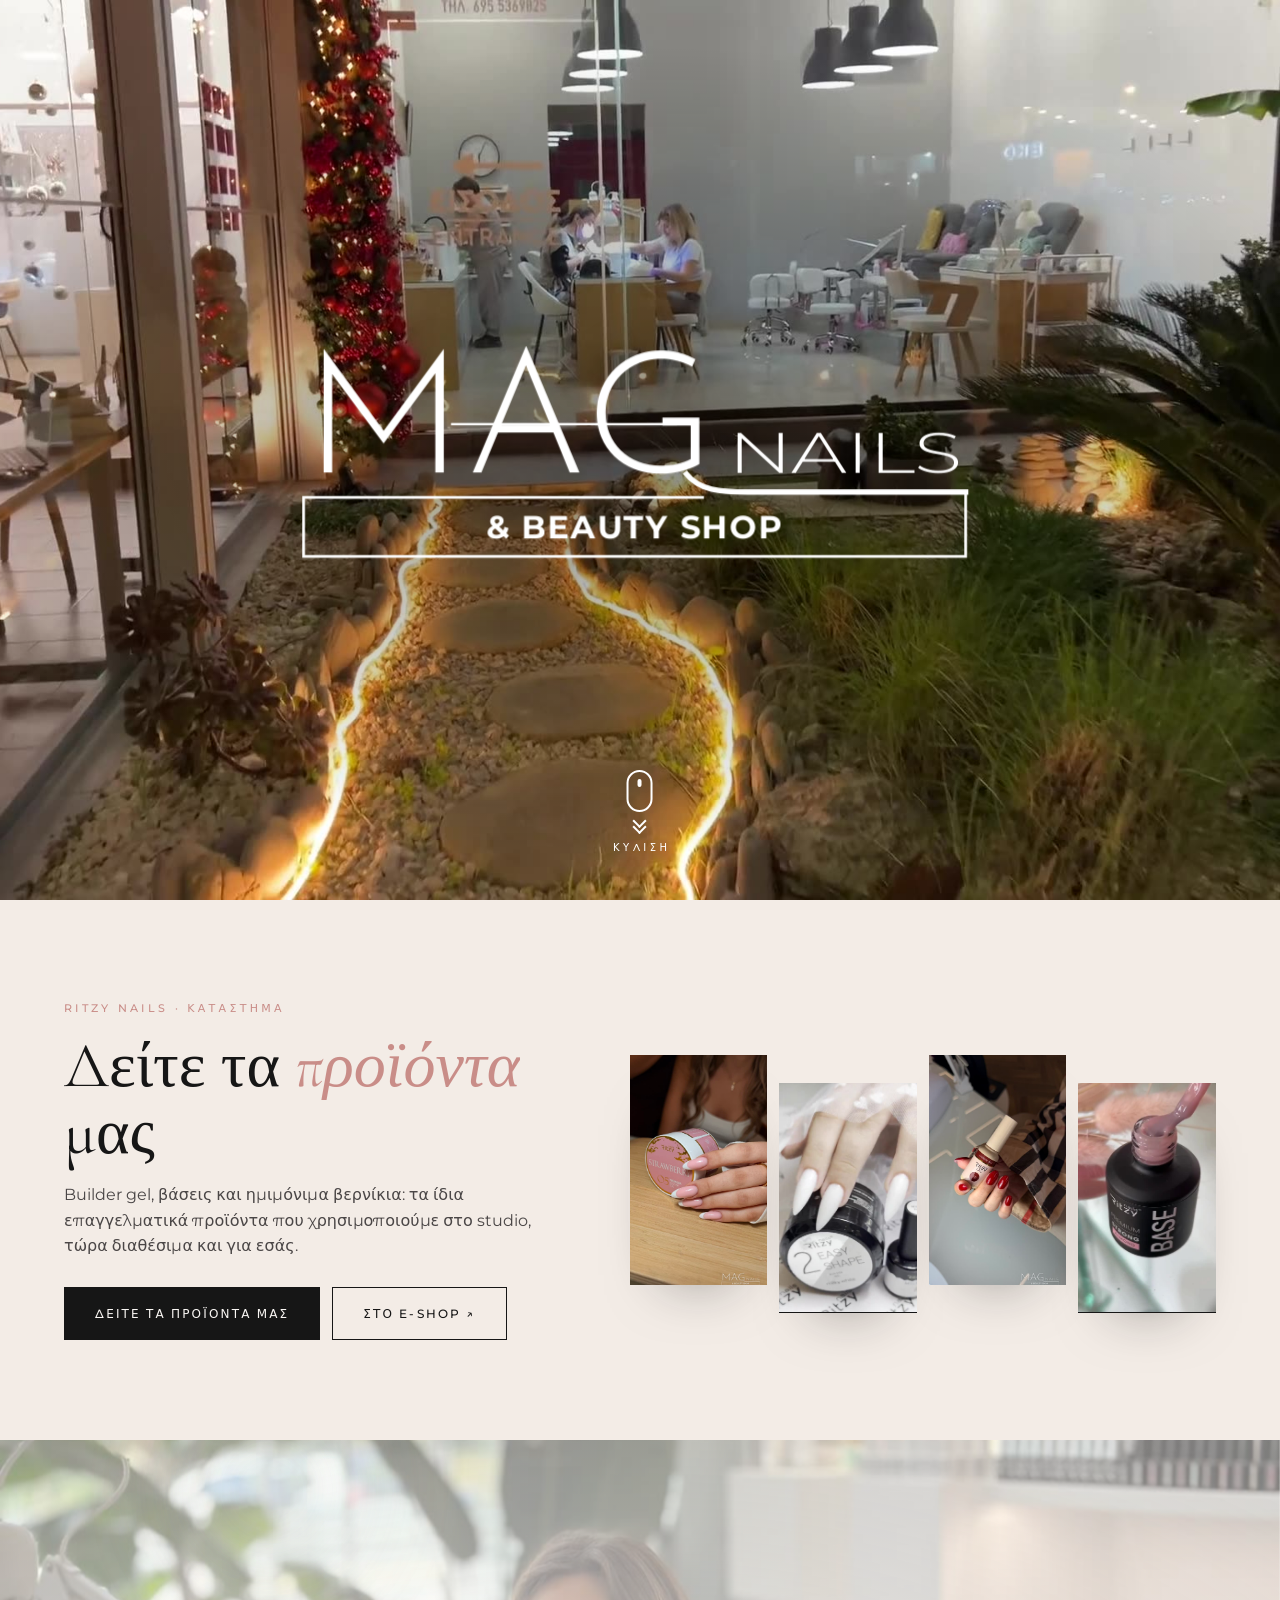
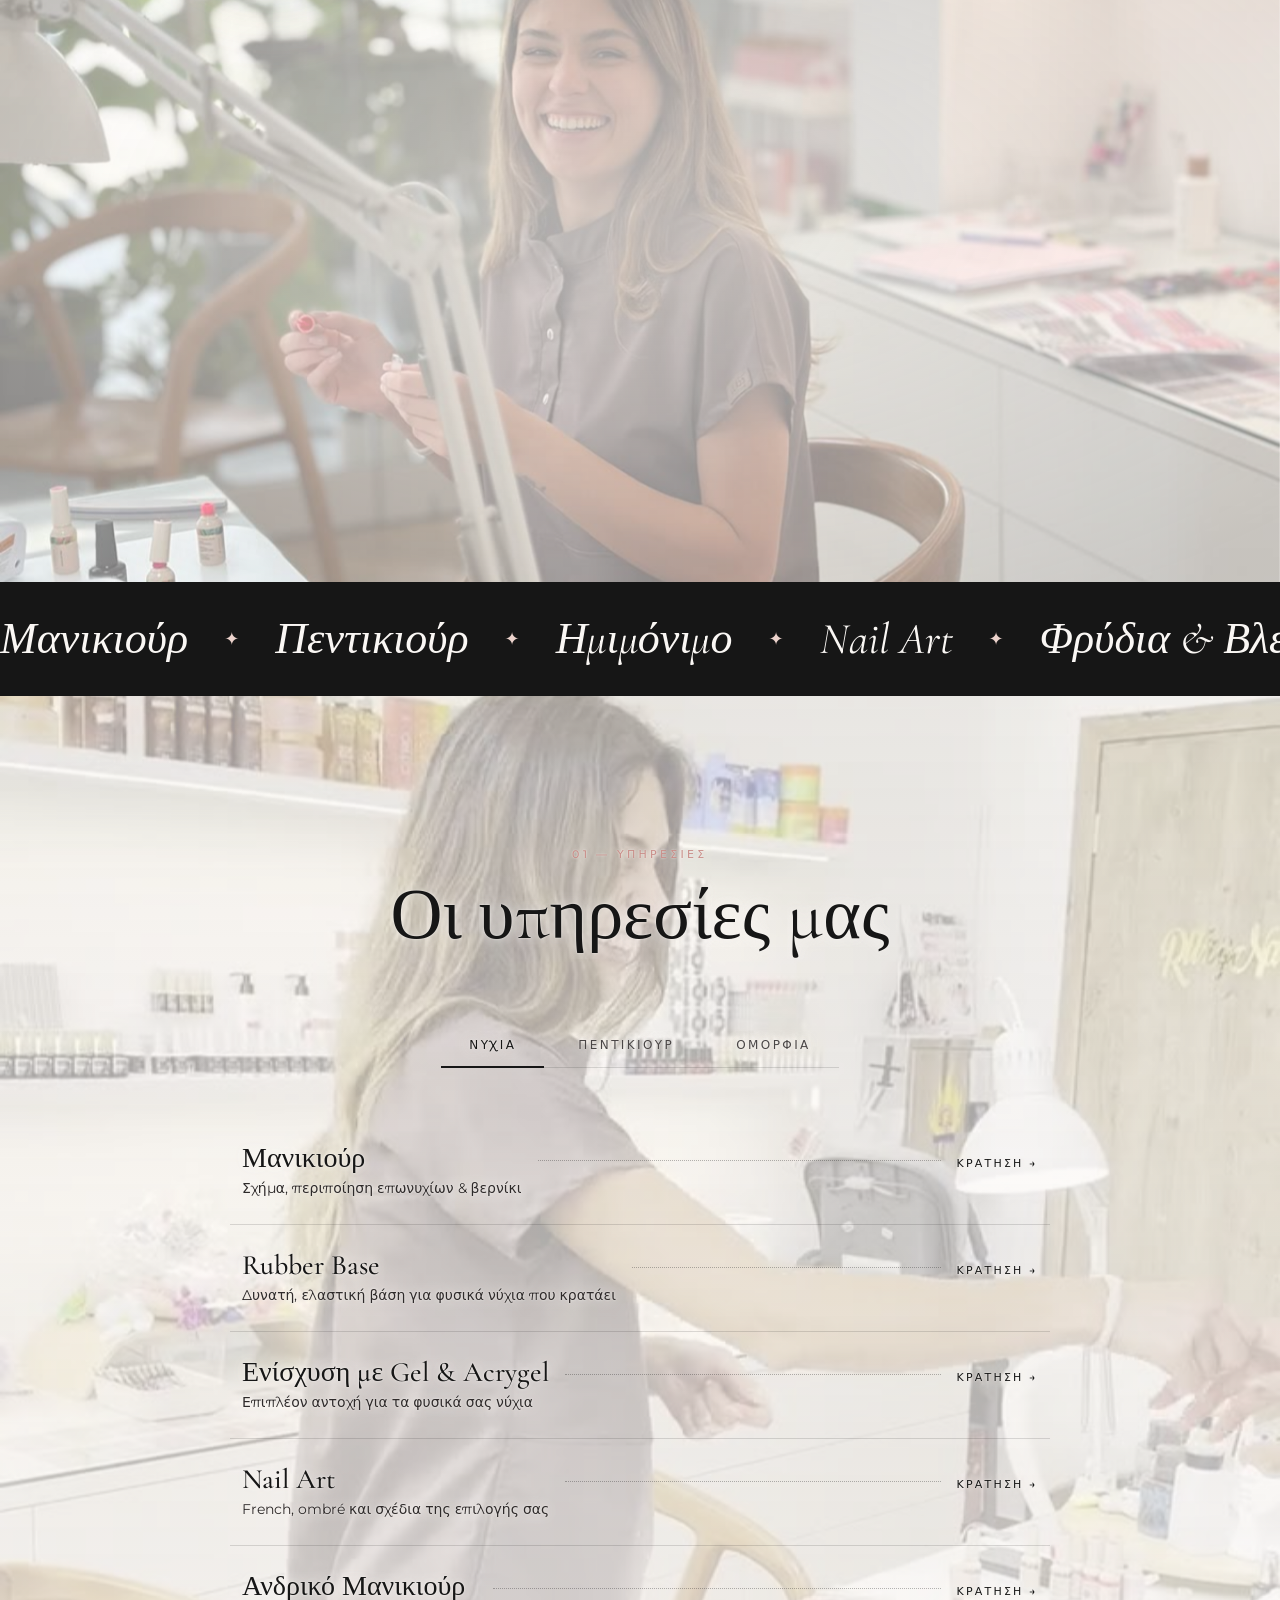
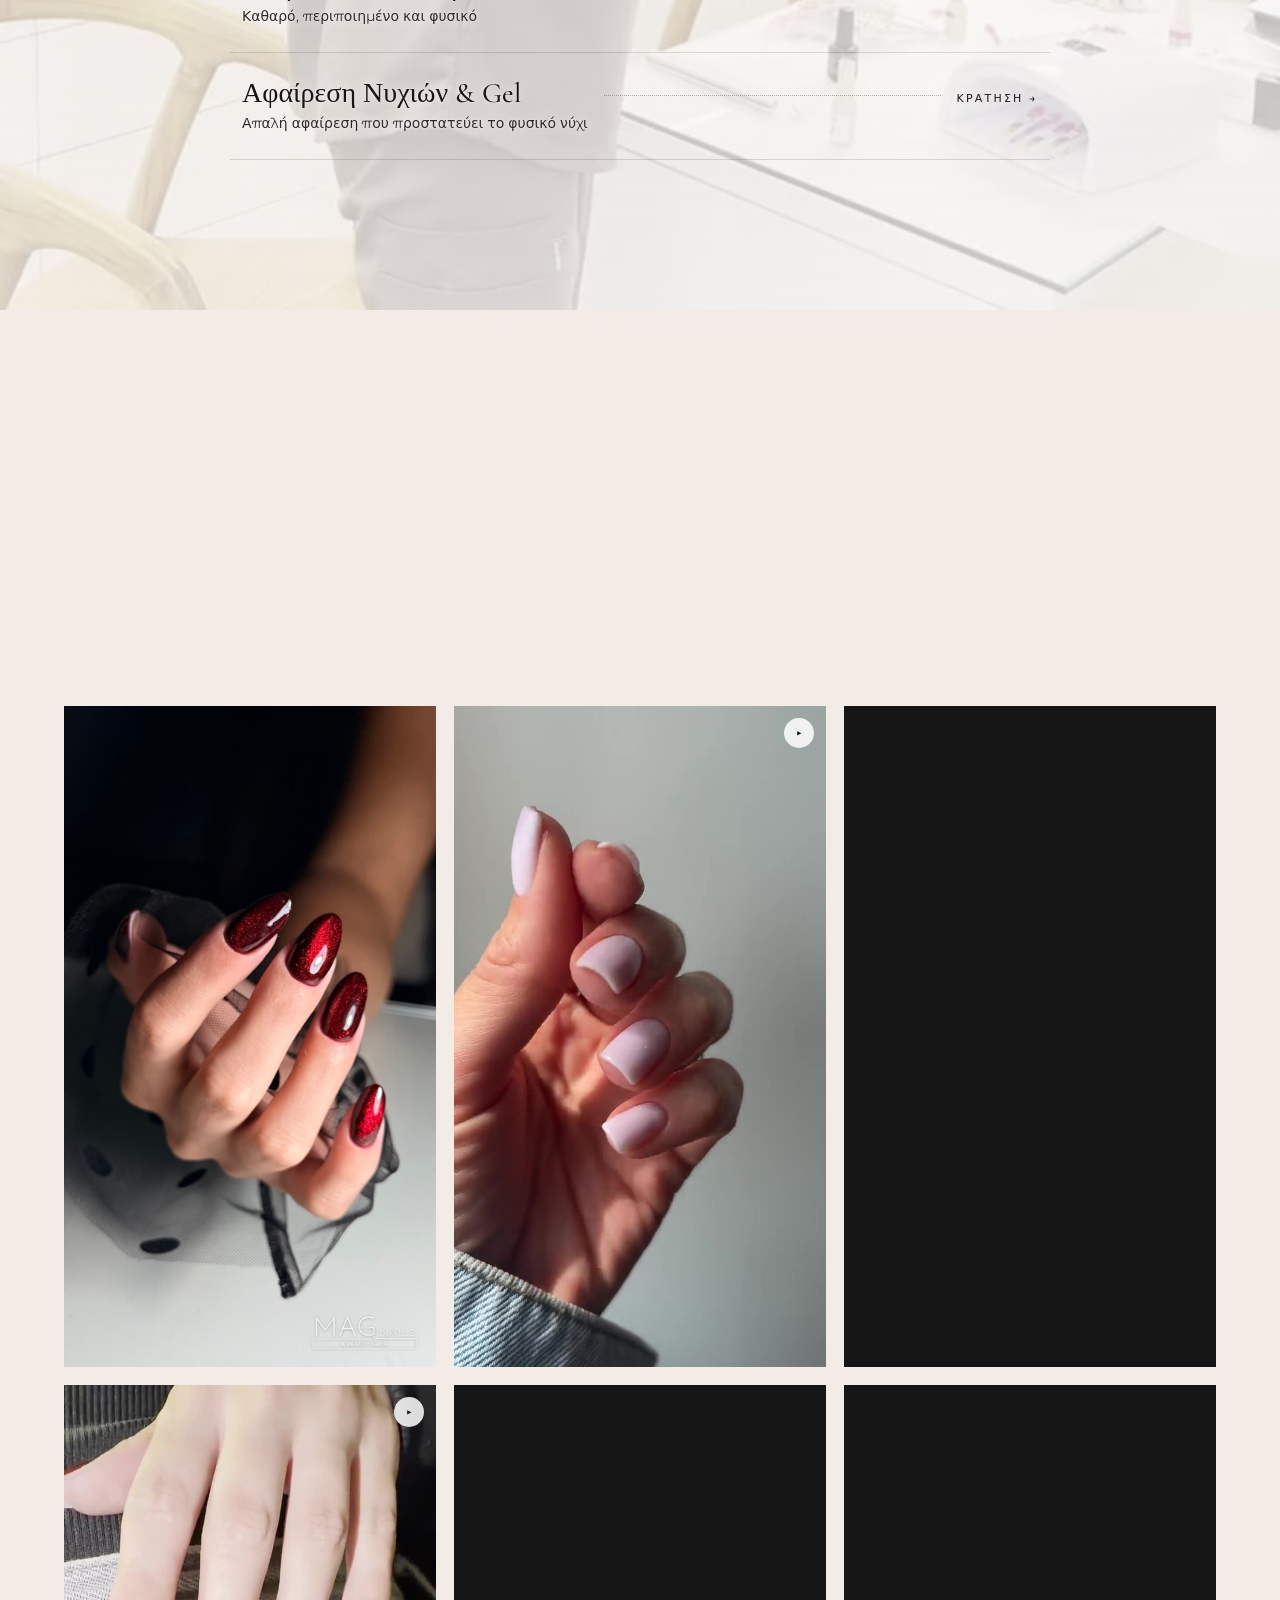
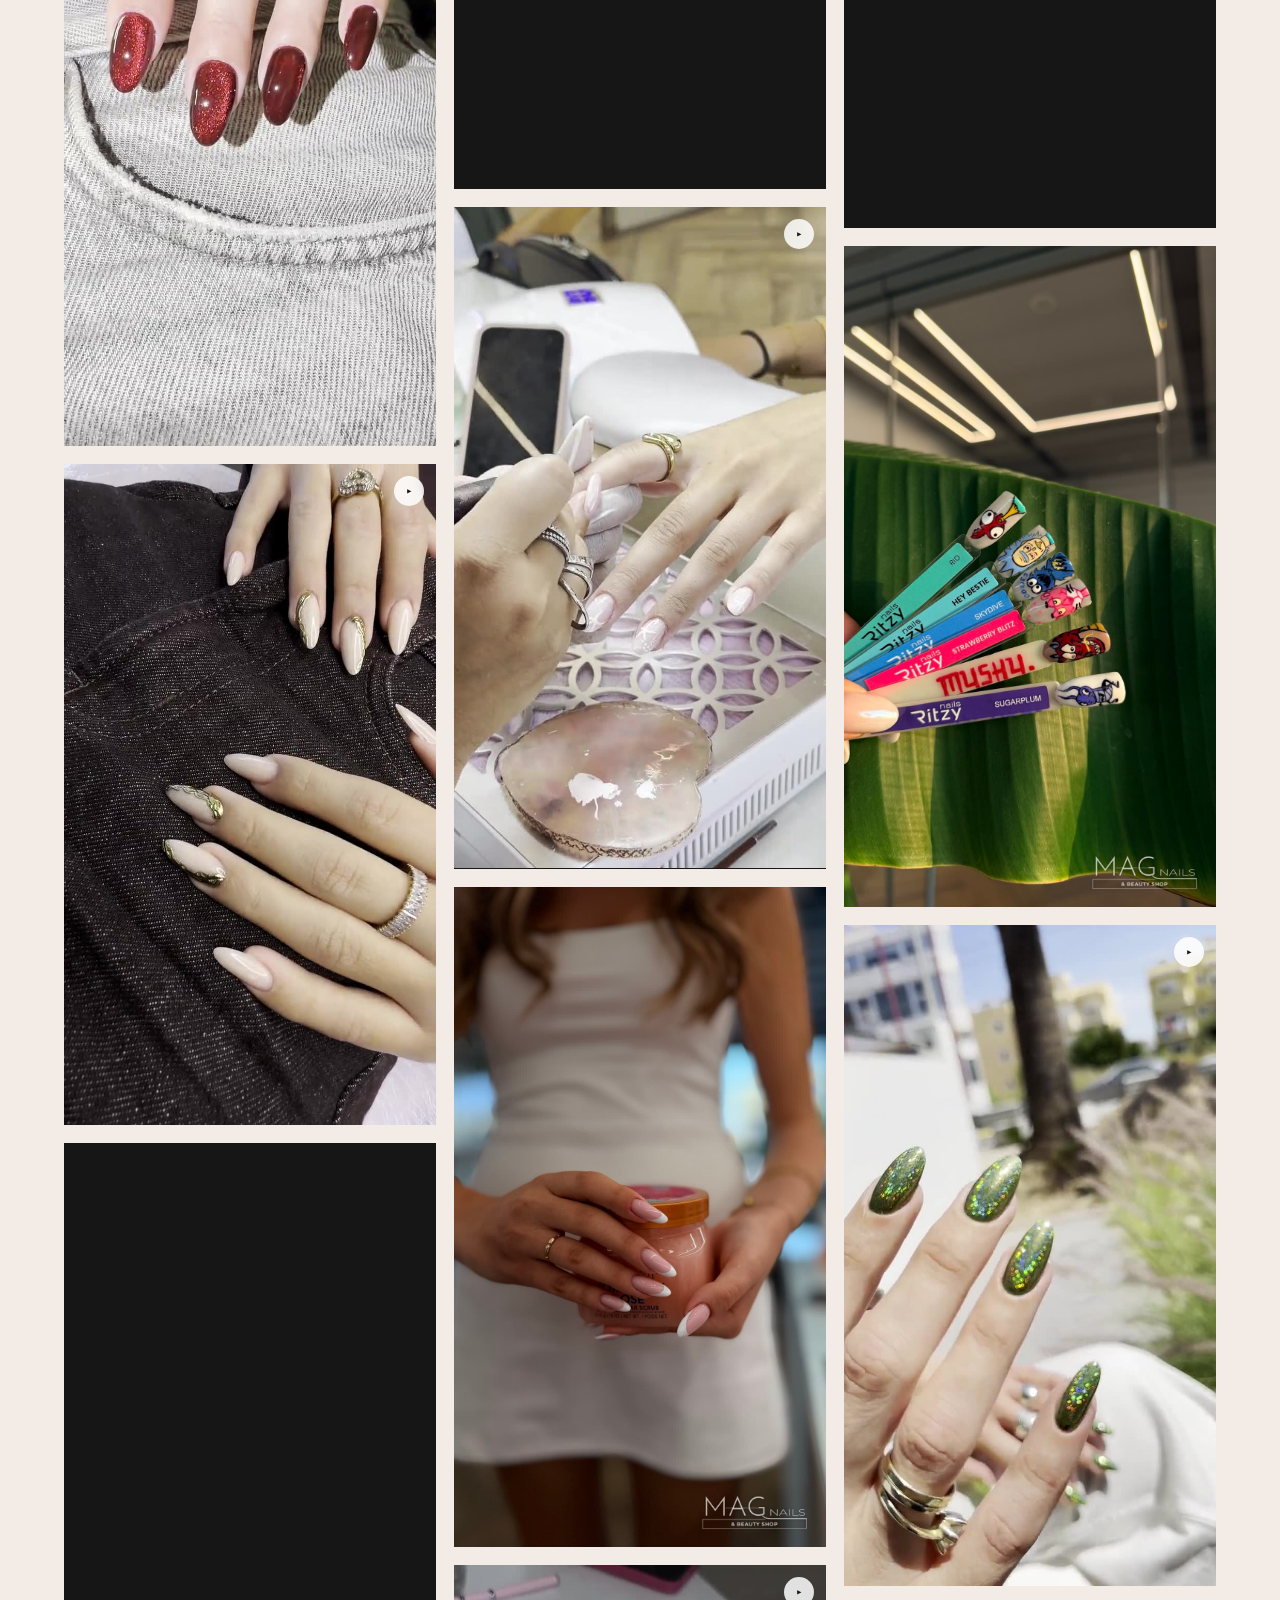
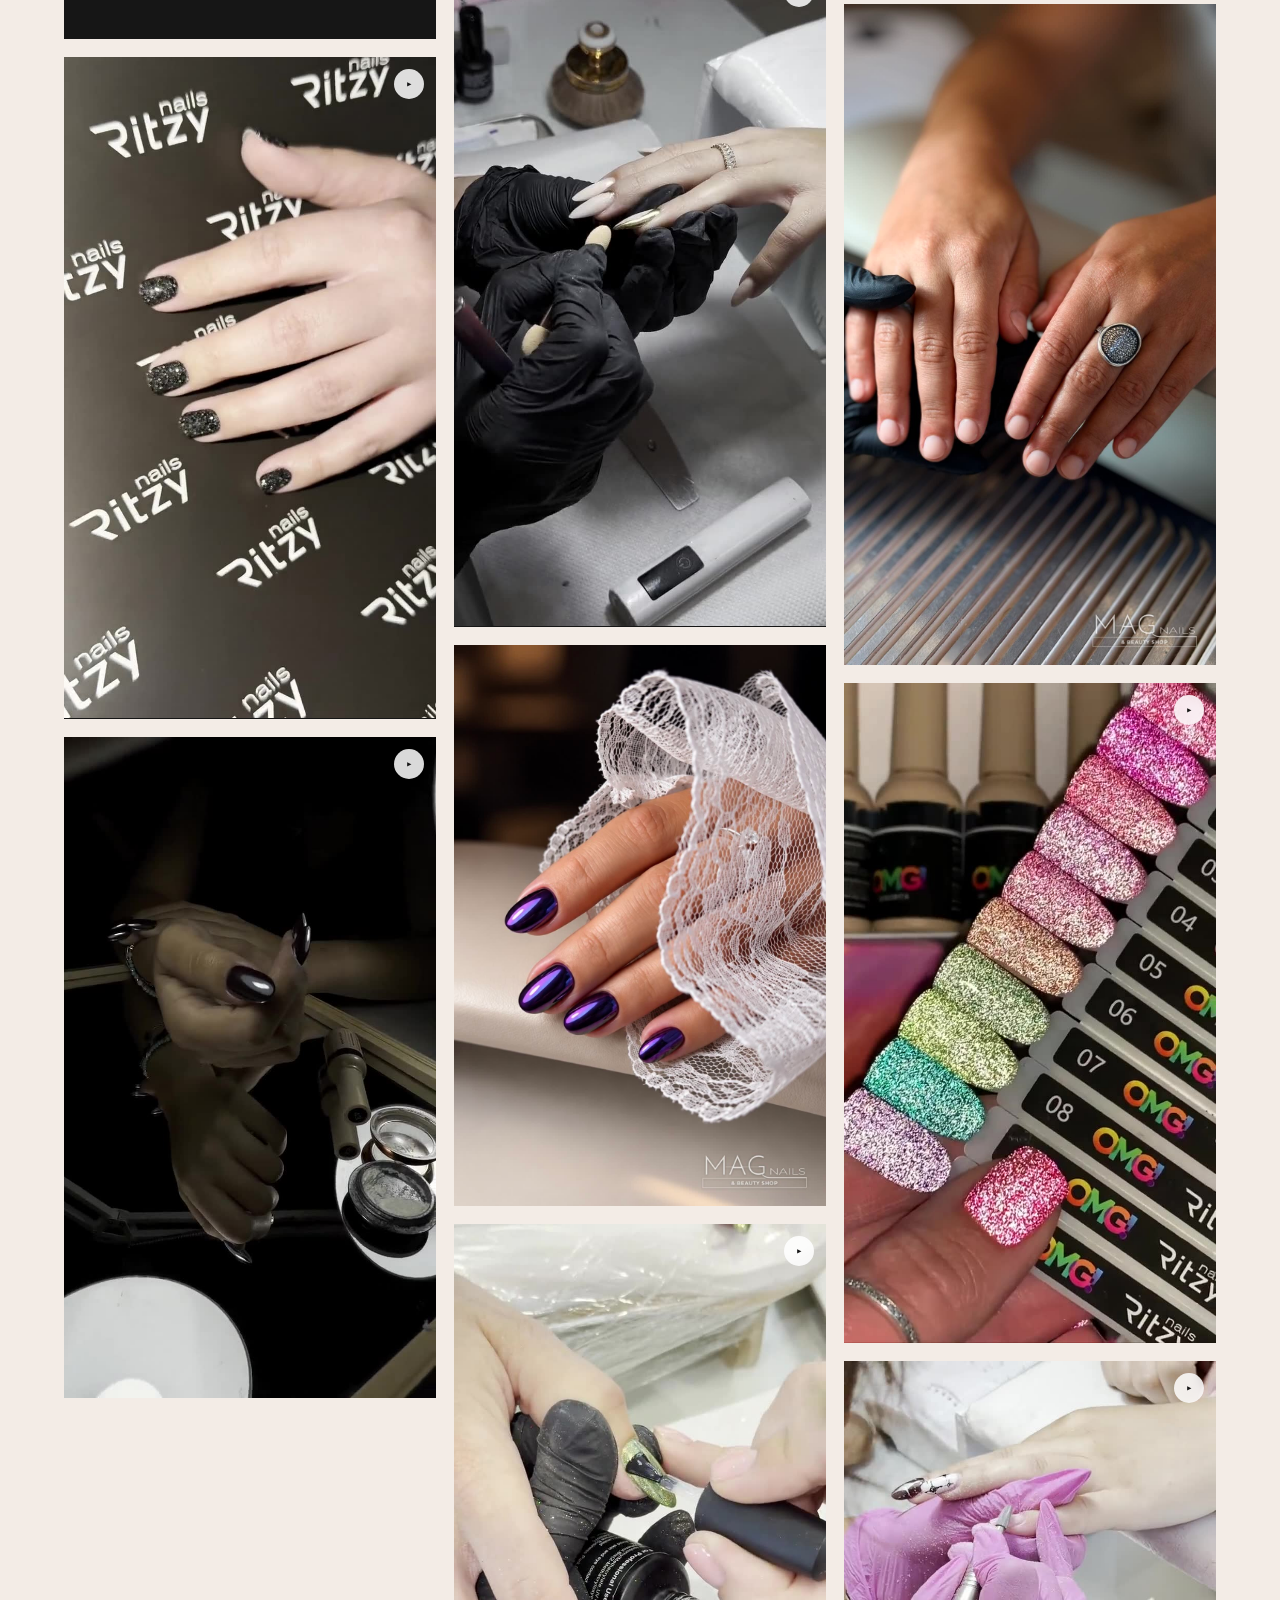
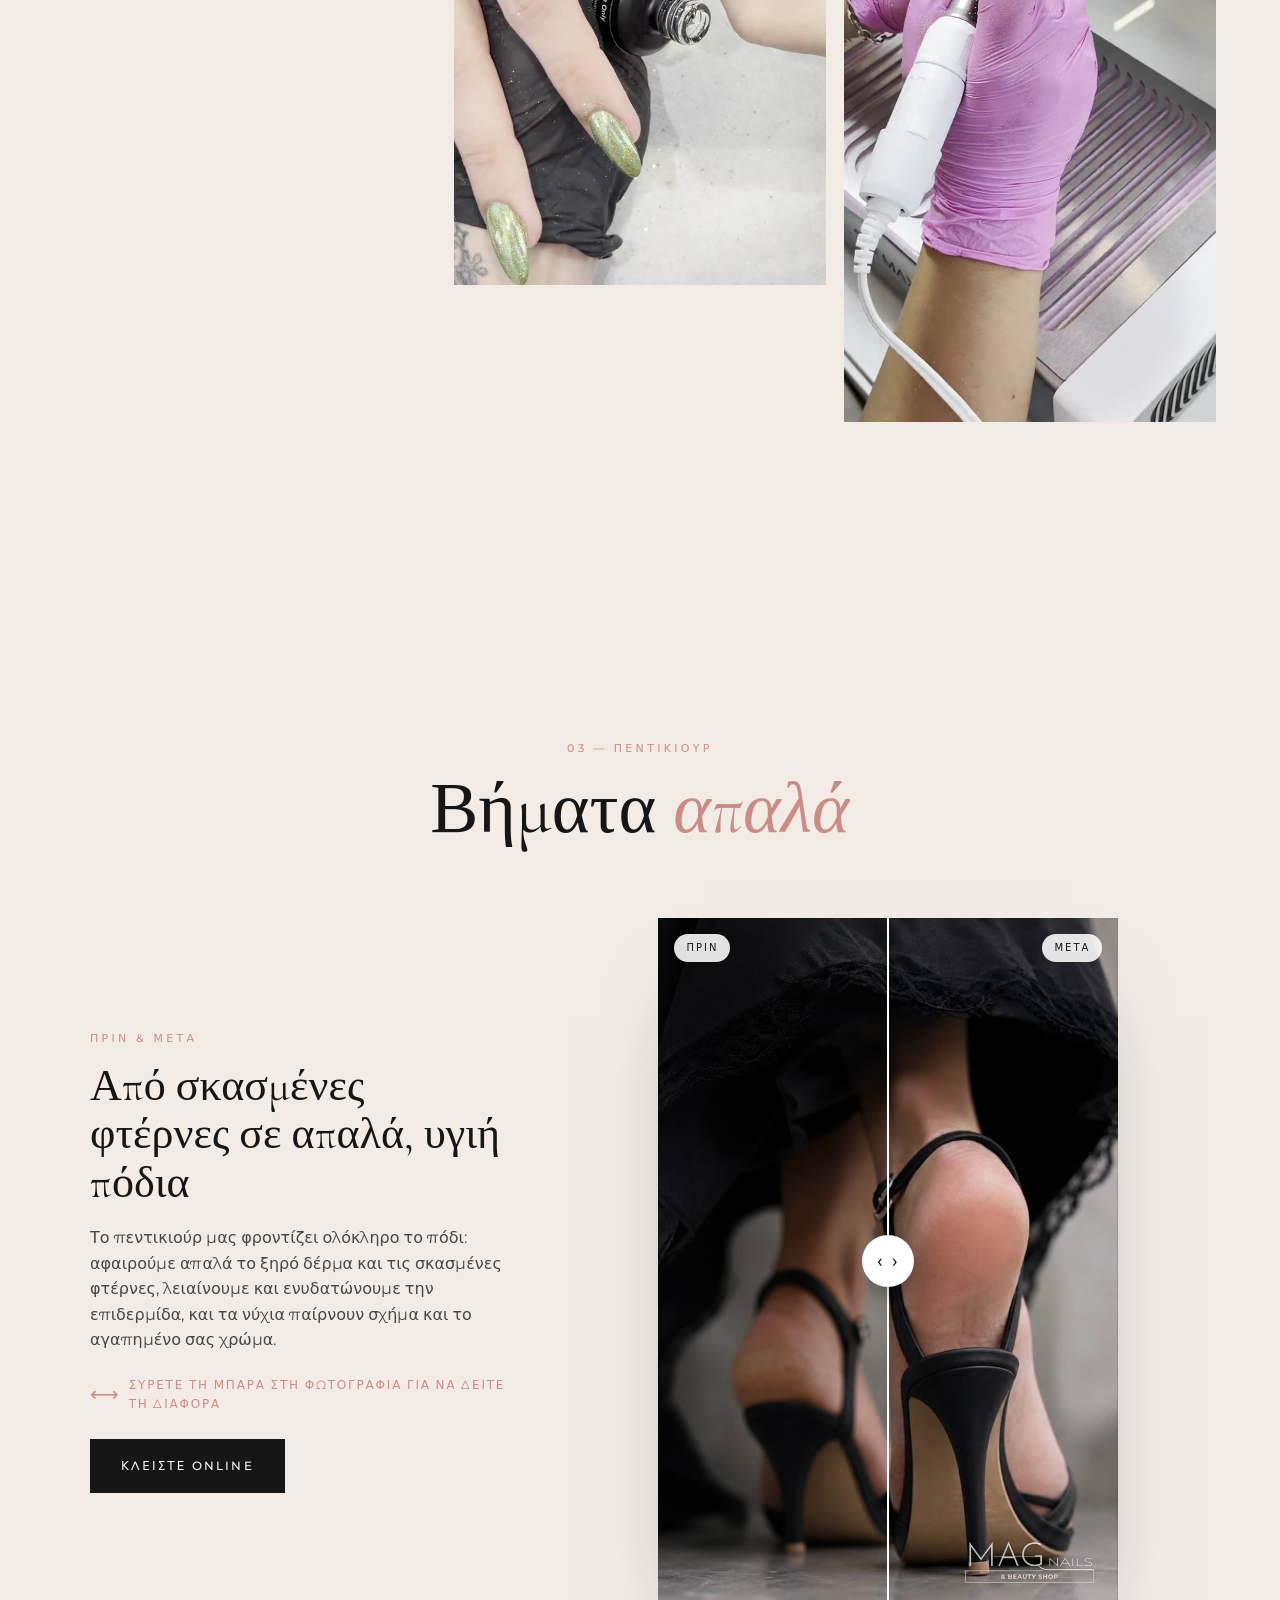
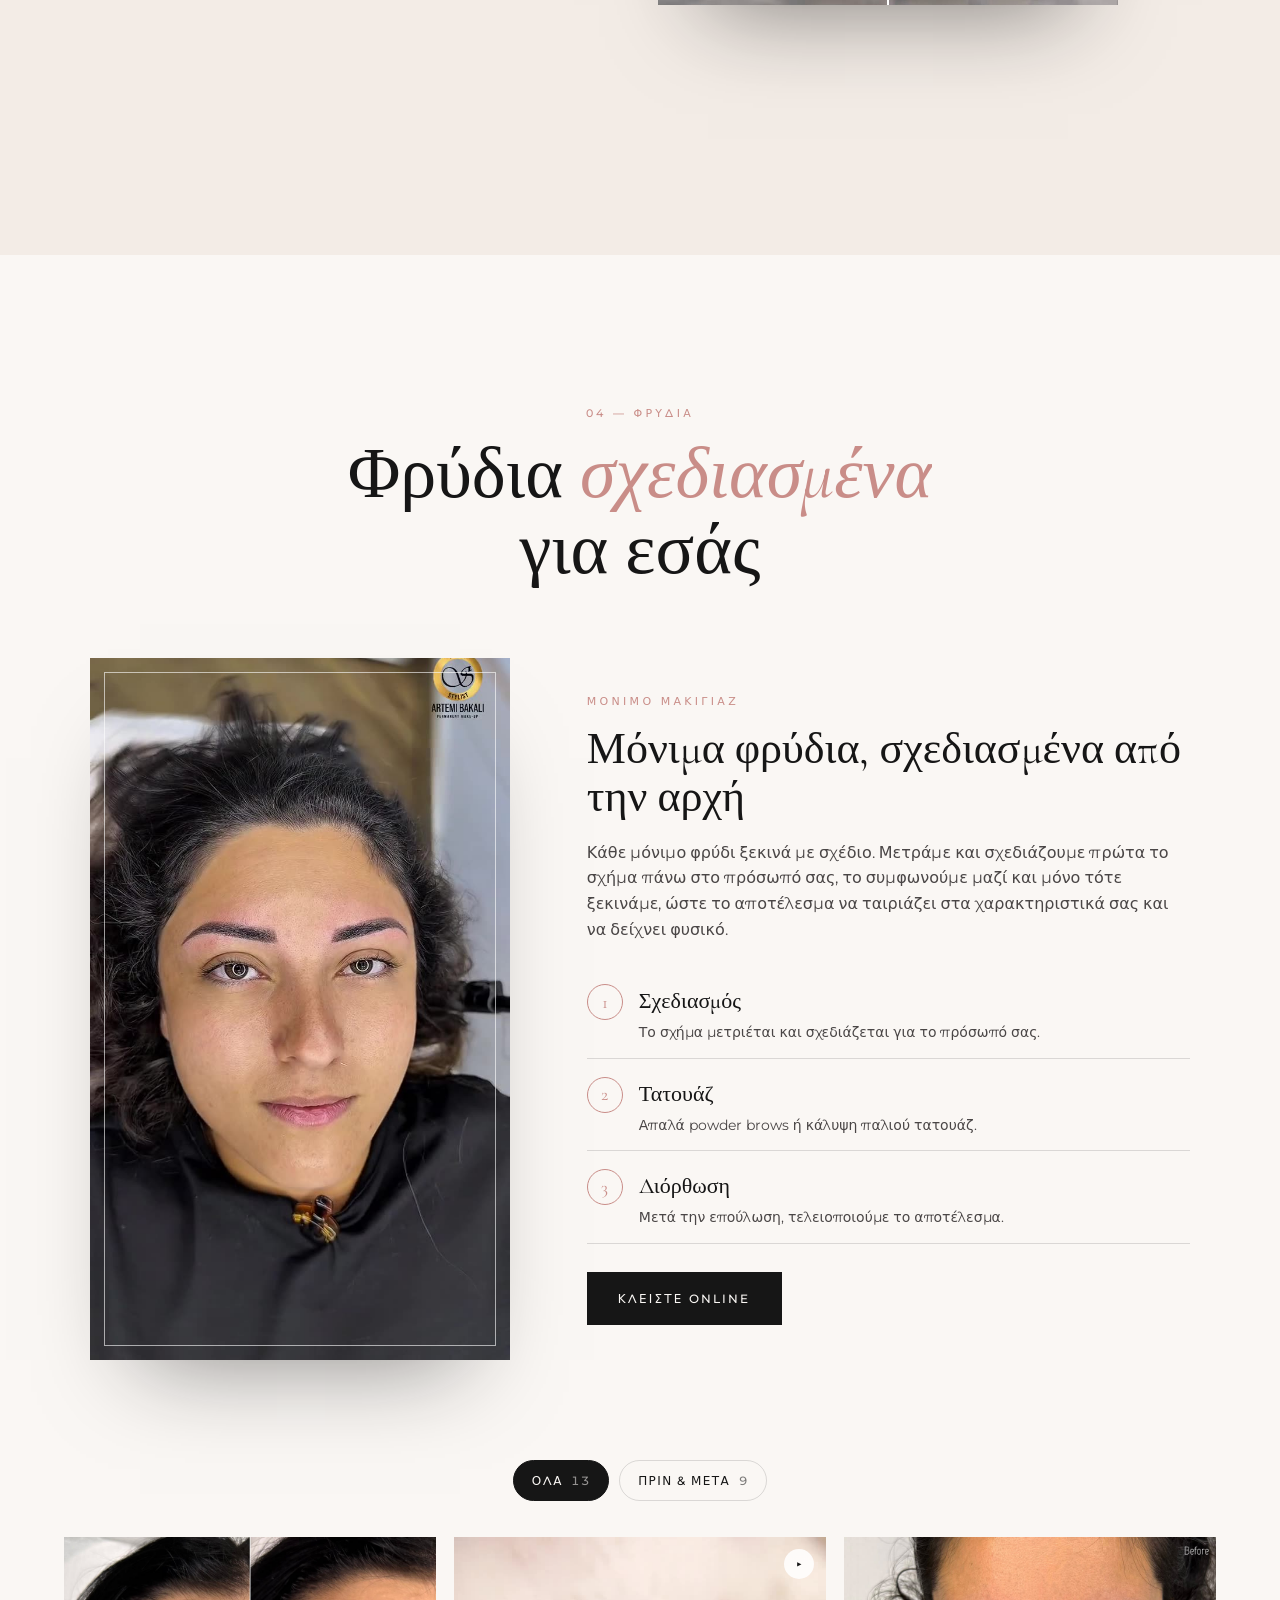
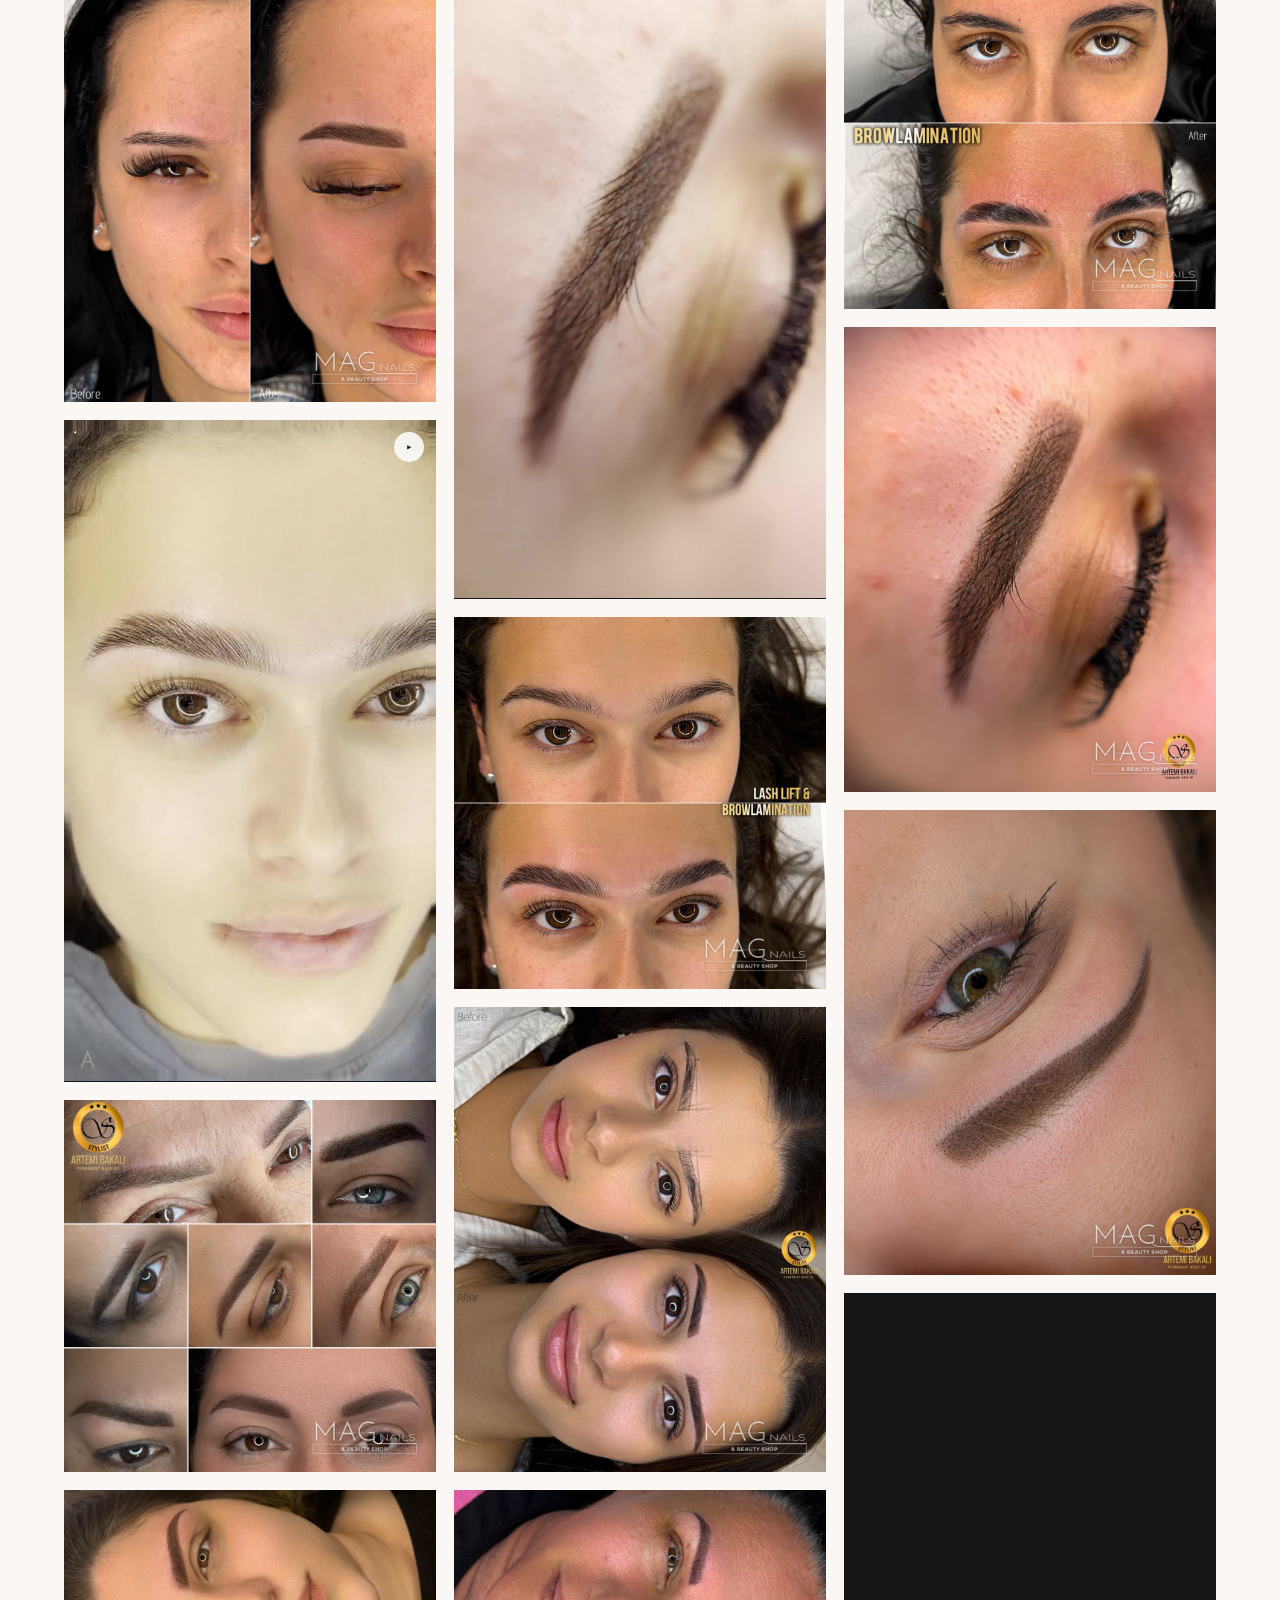
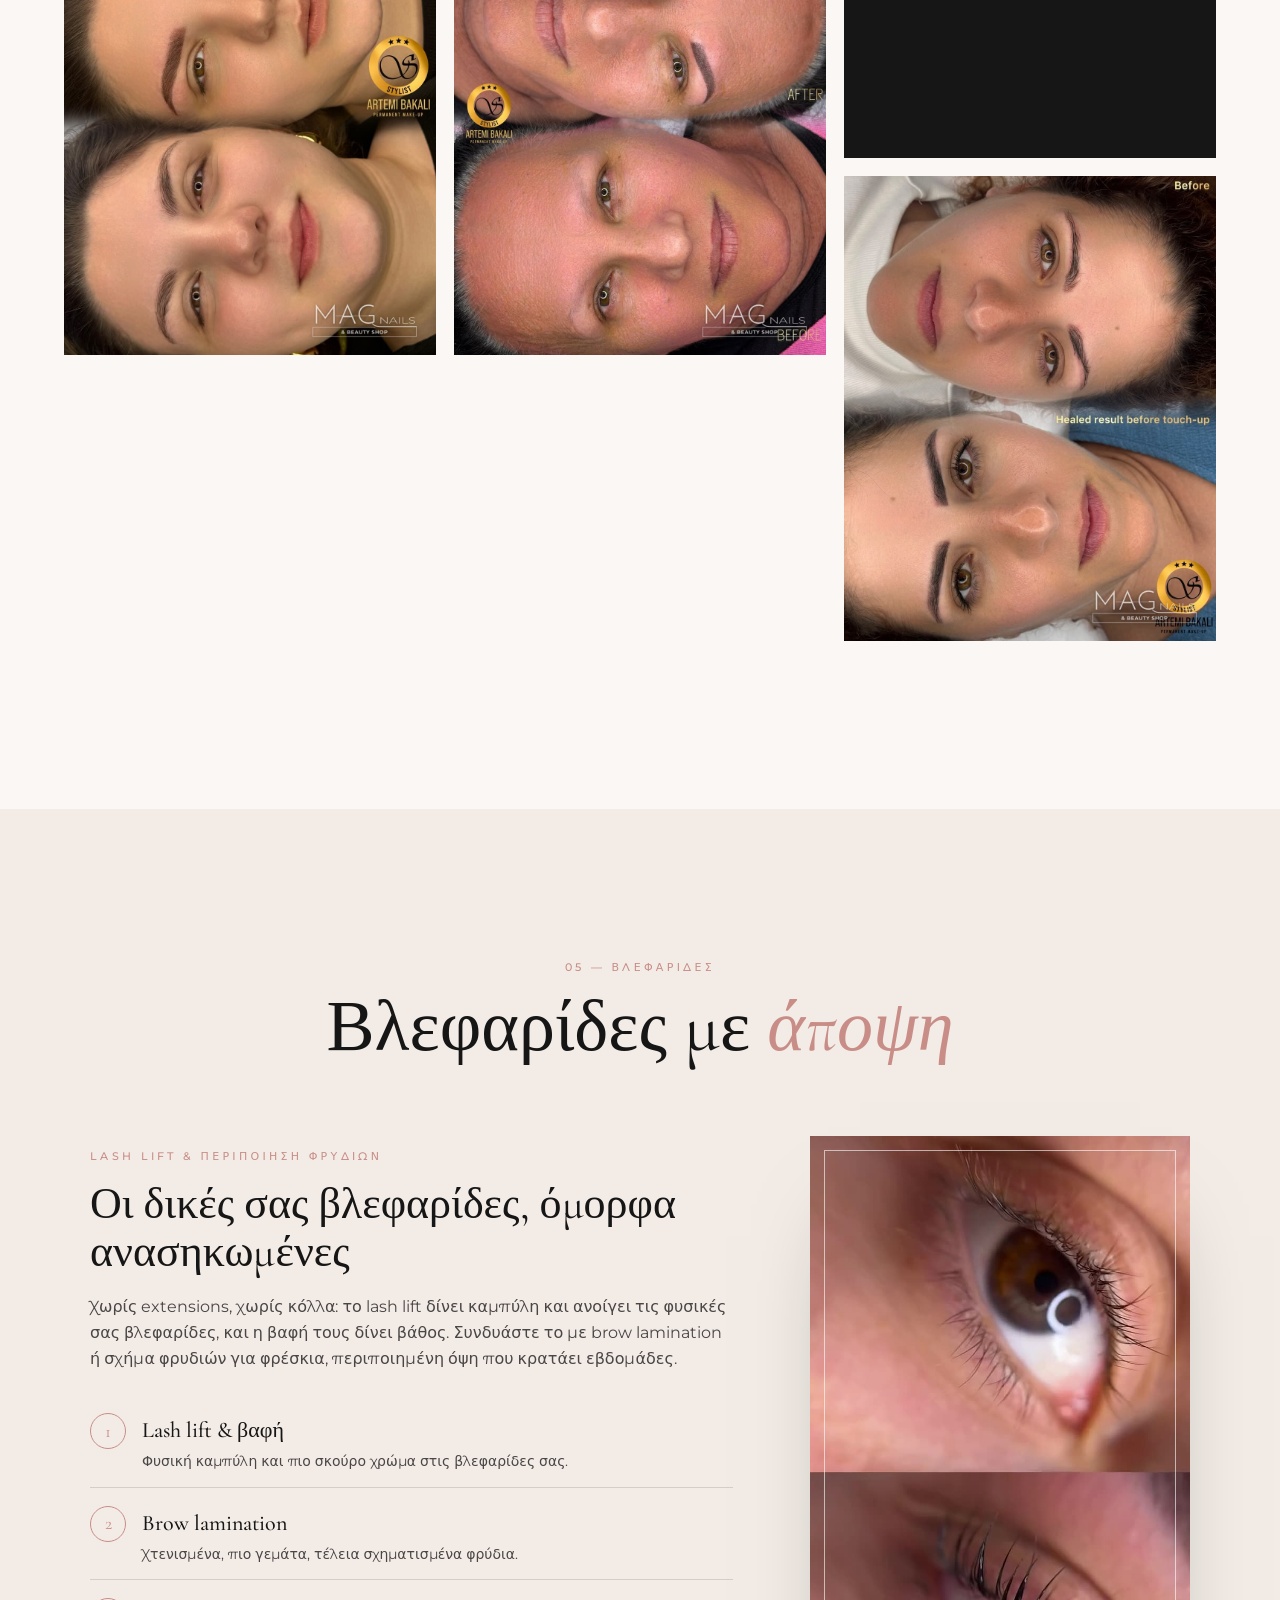
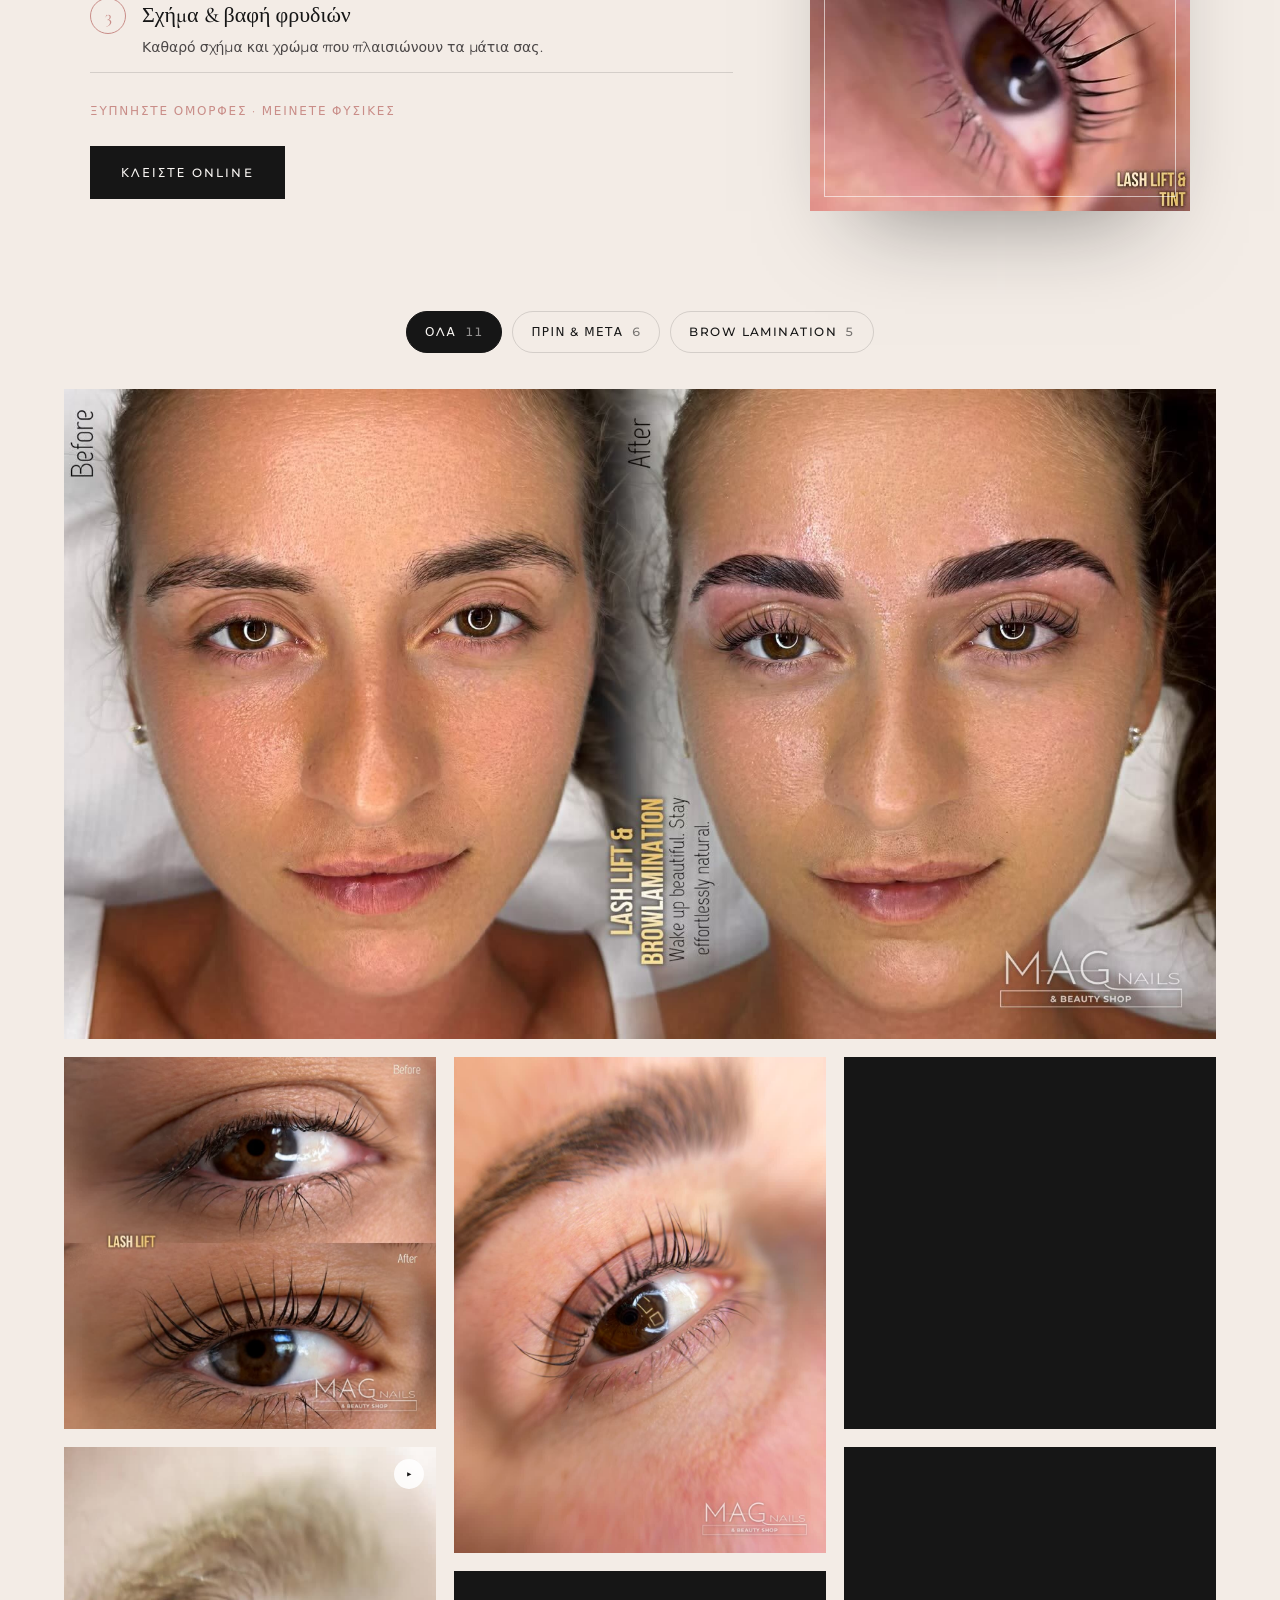
<file: el/index.html>
<!DOCTYPE html>
<html lang="el" data-base="../">
<head>
  <meta charset="UTF-8" />
  <meta name="viewport" content="width=device-width, initial-scale=1.0" />
  <meta name="google-site-verification" content="Uv1dC8LpjzOMIhAaL8R7p_6eumK1EtTuQMmzEdozshI" />
  <title>MAG Nails Ρόδος · Νύχια, Μανικιούρ, Πεντικιούρ &amp; Μόνιμα Φρύδια</title>
  <meta name="description" content="Κέντρο νυχιών και ομορφιάς στη Ρόδο. Μανικιούρ, ημιμόνιμο, rubber base, nail art, πεντικιούρ, μόνιμα φρύδια, ημιμόνιμο χειλιών, lash lift &amp; brow lamination. 5/5 κριτικές. Κλείστε online." />
  <link rel="canonical" href="https://magnails.gr/el/" />
  <link rel="alternate" hreflang="en" href="https://magnails.gr/" />
  <link rel="alternate" hreflang="el" href="https://magnails.gr/el/" />
  <link rel="alternate" hreflang="x-default" href="https://magnails.gr/" />
  <meta name="geo.region" content="GR-L" />
  <meta name="geo.placename" content="Ρόδος" />
  <script type="application/ld+json">
{
  "@context": "https://schema.org",
  "@type": [
    "NailSalon",
    "BeautySalon"
  ],
  "@id": "https://magnails.gr/#salon",
  "name": "MAG Nails & Beauty Shop",
  "description": "Κέντρο νυχιών και ομορφιάς στη Ρόδο: μανικιούρ, ημιμόνιμο, rubber base, nail art, πεντικιούρ, μόνιμα φρύδια, ημιμόνιμο μακιγιάζ χειλιών, lash lift και brow lamination.",
  "url": "https://magnails.gr/el/",
  "image": "https://magnails.gr/assets/og-image.jpg",
  "logo": "https://magnails.gr/assets/icon-192.png",
  "telephone": "+30 22410 69344",
  "address": {
    "@type": "PostalAddress",
    "streetAddress": "Alexandrou Papadiamanti 4",
    "addressLocality": "Rhodes",
    "postalCode": "85100",
    "addressRegion": "South Aegean",
    "addressCountry": "GR"
  },
  "hasMap": "https://www.google.com/maps/place/?q=place_id:ChIJ-1dP485hlRQRLVePoJoS4gE",
  "areaServed": [
    "Rhodes",
    "Ρόδος",
    "Rhodes Town",
    "Dodecanese"
  ],
  "sameAs": [
    "https://www.instagram.com/mag_nails_beautyshop/",
    "https://www.treatwell.gr/katasthma/mag-nails-beauty-shop/"
  ],
  "openingHoursSpecification": [
    {
      "@type": "OpeningHoursSpecification",
      "dayOfWeek": [
        "Monday",
        "Tuesday",
        "Wednesday",
        "Thursday"
      ],
      "opens": "09:00",
      "closes": "20:00"
    },
    {
      "@type": "OpeningHoursSpecification",
      "dayOfWeek": "Friday",
      "opens": "12:00",
      "closes": "20:00"
    },
    {
      "@type": "OpeningHoursSpecification",
      "dayOfWeek": "Saturday",
      "opens": "09:00",
      "closes": "17:00"
    }
  ],
  "potentialAction": {
    "@type": "ReserveAction",
    "target": "https://www.treatwell.gr/katasthma/mag-nails-beauty-shop/"
  },
  "knowsAbout": [
    "Manicure",
    "Gel polish",
    "Rubber base",
    "Nail art",
    "Pedicure",
    "Permanent brows",
    "Powder brows",
    "Semi-permanent lip make-up",
    "Lash lift",
    "Brow lamination",
    "Waxing"
  ]
}
  </script>
  <script type="application/ld+json">
{
  "@context": "https://schema.org",
  "@type": "FAQPage",
  "mainEntity": [
    {
      "@type": "Question",
      "name": "Πού βρίσκεται το MAG Nails στη Ρόδο;",
      "acceptedAnswer": {
        "@type": "Answer",
        "text": "Το MAG Nails and Beauty Shop είναι κέντρο νυχιών και ομορφιάς στην Αλεξάνδρου Παπαδιαμάντη 4, στην πόλη της Ρόδου."
      }
    },
    {
      "@type": "Question",
      "name": "Ποιες υπηρεσίες νυχιών και ομορφιάς προσφέρετε στη Ρόδο;",
      "acceptedAnswer": {
        "@type": "Answer",
        "text": "Μανικιούρ, ημιμόνιμο και rubber base, ενίσχυση νυχιών με gel και acrygel, nail art, πεντικιούρ και θεραπείες ποδιών, μόνιμα φρύδια (powder brows), ημιμόνιμο μακιγιάζ χειλιών, lash lift και βαφή βλεφαρίδων, brow lamination και αποτρίχωση."
      }
    },
    {
      "@type": "Question",
      "name": "Πώς κλείνω ραντεβού για νύχια στη Ρόδο;",
      "acceptedAnswer": {
        "@type": "Answer",
        "text": "Κλείστε online μέσω Treatwell, οποιαδήποτε ώρα, μέρα ή νύχτα. Μπορείτε επίσης να καλέσετε στο 22410 69344 ή να στείλετε μήνυμα στο WhatsApp στο 6955 36 9825."
      }
    },
    {
      "@type": "Question",
      "name": "Κάνετε μόνιμο μακιγιάζ φρυδιών και χειλιών στη Ρόδο;",
      "acceptedAnswer": {
        "@type": "Answer",
        "text": "Ναι. Κάθε μόνιμο φρύδι σχεδιάζεται από την αρχή για το πρόσωπό σας. Κάνουμε powder brows, κάλυψη παλιού τατουάζ φρυδιών και ημιμόνιμο μακιγιάζ χειλιών (lip blush), με διόρθωση μετά την επούλωση."
      }
    },
    {
      "@type": "Question",
      "name": "Κάνετε πεντικιούρ και θεραπεία για σκασμένες φτέρνες;",
      "acceptedAnswer": {
        "@type": "Answer",
        "text": "Ναι. Το θεραπευτικό πεντικιούρ αφαιρεί το ξηρό δέρμα και τις σκασμένες φτέρνες και αφήνει τα πόδια απαλά και ενυδατωμένα. Αντιμετωπίζουμε επίσης νύχια που μπαίνουν στο δέρμα, κάλους, κότσια και παχιά νύχια."
      }
    },
    {
      "@type": "Question",
      "name": "Ποιο είναι το ωράριο λειτουργίας;",
      "acceptedAnswer": {
        "@type": "Answer",
        "text": "Δευτέρα έως Πέμπτη 09:00 έως 20:00, Παρασκευή 12:00 έως 20:00, Σάββατο 09:00 έως 17:00. Κυριακή κλειστά."
      }
    }
  ]
}
  </script>
  <link rel="icon" href="../favicon.ico" sizes="any" />
  <link rel="icon" href="../assets/favicon-32.png" type="image/png" sizes="32x32" />
  <link rel="icon" href="../assets/icon-192.png" type="image/png" sizes="192x192" />
  <meta property="og:type" content="website" />
  <meta property="og:locale" content="el_GR" />
  <meta property="og:site_name" content="MAG Nails &amp; Beauty Shop" />
  <meta property="og:title" content="MAG Nails &amp; Beauty Shop · Νύχια στη Ρόδο" />
  <meta property="og:description" content="Νύχια, πεντικιούρ, μόνιμα φρύδια, βλεφαρίδες και χείλη στη Ρόδο. Κλείστε ραντεβού online." />
  <meta property="og:url" content="https://magnails.gr/el/" />
  <meta property="og:image" content="https://magnails.gr/assets/og-image.jpg" />
  <meta property="og:image:width" content="1200" />
  <meta property="og:image:height" content="630" />
  <meta property="og:image:alt" content="Λογότυπο MAG Nails &amp; Beauty Shop" />
  <meta name="twitter:card" content="summary_large_image" />
  <meta name="twitter:image" content="https://magnails.gr/assets/og-image.jpg" />
  <link rel="apple-touch-icon" href="../assets/apple-touch-icon.png" />
  <link rel="preconnect" href="https://fonts.googleapis.com" />
  <link rel="preconnect" href="https://fonts.gstatic.com" crossorigin />
  <link href="https://fonts.googleapis.com/css2?family=Cormorant+Garamond:ital,wght@0,400;0,500;1,400&family=Josefin+Sans:wght@200;300&family=Montserrat:wght@300;400;500;700&display=swap" rel="stylesheet" />
  <link rel="stylesheet" href="../css/style.css?v=202611281216" />
</head>
<body class="is-loading">

  <!-- Reusable logo -->
  <svg width="0" height="0" style="position:absolute" aria-hidden="true">
    <defs>
      <symbol id="star-icon" viewBox="0 0 24 24">
        <path d="M12 2.8l2.8 5.7 6.3.9-4.55 4.43 1.07 6.27L12 17.13 6.38 20.1l1.07-6.27L2.9 9.4l6.3-.9z" fill="currentColor" />
      </symbol>
      <symbol id="ig-icon" viewBox="0 0 24 24">
        <rect x="3" y="3" width="18" height="18" rx="5" fill="none" stroke="currentColor" stroke-width="1.8" />
        <circle cx="12" cy="12" r="4.2" fill="none" stroke="currentColor" stroke-width="1.8" />
        <circle cx="17.4" cy="6.6" r="1.2" fill="currentColor" />
      </symbol>
      <symbol id="wa-icon" viewBox="0 0 32 32">
        <path d="M16 3.5C9.1 3.5 3.5 8.9 3.5 15.6c0 2.4.7 4.6 2 6.5L4 28.5l6.6-1.7c1.6.8 3.5 1.3 5.4 1.3 6.9 0 12.5-5.4 12.5-12.1S22.9 3.5 16 3.5z" fill="none" stroke="currentColor" stroke-width="2.2" stroke-linejoin="round" />
        <path d="M11.9 9.9c-.3-.6-.6-.6-.9-.6h-.8c-.3 0-.7.1-1 .5-.4.4-1.3 1.3-1.3 3.1s1.3 3.6 1.5 3.9c.2.2 2.6 4.1 6.4 5.6 3.2 1.2 3.8 1 4.5.9.7-.1 2.2-.9 2.5-1.8.3-.9.3-1.6.2-1.8-.1-.2-.3-.3-.7-.5l-2.4-1.2c-.3-.1-.6-.2-.8.2-.2.4-.9 1.2-1.1 1.4-.2.2-.4.3-.8.1-.4-.2-1.6-.6-3-1.9-1.1-1-1.9-2.2-2.1-2.6-.2-.4 0-.6.2-.8l.6-.7c.2-.2.3-.4.4-.6.1-.3.1-.5 0-.7l-1-2.5z" fill="currentColor" />
      </symbol>
      <symbol id="logo" viewBox="0 0 760 250">
        <text class="lg-mag" x="4" y="150" textLength="460" lengthAdjust="spacingAndGlyphs">MAG</text>
        <text class="lg-nails" x="478" y="150" textLength="262" lengthAdjust="spacingAndGlyphs">NAILS</text>
        <line class="lg-strike" x1="170" y1="96" x2="420" y2="96" />
        <path class="lg-tail" d="M432 152 C 446 170, 470 172, 500 172 L 744 172" />
        <path class="lg-box" d="M744 172 L 744 244 L 4 244 L 4 178 L 450 178" />
        <text class="lg-shop" x="374" y="224" text-anchor="middle">&amp; BEAUTY SHOP</text>
      </symbol>
    </defs>
  </svg>

  <!-- Preloader -->
  <div class="loader" aria-hidden="true">
    <svg class="loader__logo logo-anim" viewBox="0 0 760 250"><use href="#logo" /></svg>
    <div class="loader__bar"><span></span></div>
  </div>

  <div class="scroll-progress" aria-hidden="true"></div>
  <div class="cursor" aria-hidden="true"></div>
  <div class="cursor-ring" aria-hidden="true"></div>

  <!-- Navigation -->
  <header class="nav">
    <a href="#top" class="nav__brand" aria-label="MAG Nails αρχική">
      <svg viewBox="0 0 760 250"><use href="#logo" /></svg>
    </a>
    <nav class="nav__links" id="menu">
      <a href="products.html">Προϊόντα</a>
      <a href="#services">Υπηρεσίες</a>
      <a href="#gallery">Δουλειές</a>
      <a href="#pedicure">Πεντικιούρ</a>
      <a href="#brows">Φρύδια</a>
      <a href="#lashes">Βλεφαρίδες</a>
      <a href="#lips">Χείλη</a>
      <a href="#about">Εμείς</a>
      <a href="#hours">Ωράριο</a>
      <a href="#visit">Επικοινωνία</a>
      <a href="../" class="lang-switch" hreflang="en" lang="en">EN</a>
      <a href="#book" class="btn btn--small magnetic" data-config="treatwell" target="_blank" rel="noopener">Κράτηση</a>
    </nav>
    <button class="nav__toggle" aria-label="Άνοιγμα μενού" aria-expanded="false" aria-controls="menu">
      <span></span><span></span>
    </button>
  </header>

  <main id="top">
    <!-- Video hero: full-screen salon video with the logo on top -->
    <section class="video-hero" aria-label="Μια ματιά μέσα στο MAG Nails">
      <video class="video-hero__video" autoplay muted loop playsinline preload="auto" poster="../assets/hero-poster.jpg">
        <source src="../assets/hero-mobile.mp4" type="video/mp4" media="(max-width: 900px)" />
        <source src="../assets/hero.mp4" type="video/mp4" />
      </video>
      <div class="video-hero__scrim" aria-hidden="true"></div>
      <svg class="video-hero__logo logo-anim" viewBox="0 0 760 250" role="img" aria-label="MAG Nails &amp; Beauty Shop">
        <use href="#logo" />
      </svg>
      <a class="scroll-down" href="#products" aria-label="Κύλιση προς τα κάτω">
        <span class="scroll-down__mouse" aria-hidden="true"><span class="scroll-down__wheel"></span></span>
        <span class="scroll-down__chev" aria-hidden="true"><i></i><i></i></span>
        <span class="scroll-down__text">Κύλιση</span>
      </a>
    </section>

    <!-- See our products (teaser → products.html) -->
    <section class="pteaser" id="products">
      <div class="pteaser__inner">
        <div class="pteaser__text">
          <p class="eyebrow reveal">Ritzy Nails · Κατάστημα</p>
          <h2 class="pteaser__title split">Δείτε τα <em>προϊόντα</em> μας</h2>
          <p class="reveal">Builder gel, βάσεις και ημιμόνιμα βερνίκια: τα ίδια επαγγελματικά προϊόντα που χρησιμοποιούμε στο studio, τώρα διαθέσιμα και για εσάς.</p>
          <div class="pteaser__ctas reveal">
            <a class="btn magnetic" href="products.html"><span>Δείτε τα προϊόντα μας</span></a>
            <a class="btn btn--ghost magnetic" data-config="eshop" href="#" target="_blank" rel="noopener">Στο e-shop ↗</a>
          </div>
        </div>
        <div class="pteaser__strip reveal" aria-hidden="true">
          <a href="products.html" tabindex="-1"><img src="../assets/products/p01.jpg" alt="" loading="lazy" decoding="async" /></a>
          <a href="products.html" tabindex="-1"><video muted loop playsinline autoplay preload="none" poster="../assets/products/v03.jpg"><source src="../assets/products/v03.mp4" type="video/mp4" /></video></a>
          <a href="products.html" tabindex="-1"><img src="../assets/products/p05.jpg" alt="" loading="lazy" decoding="async" /></a>
          <a href="products.html" tabindex="-1"><video muted loop playsinline autoplay preload="none" poster="../assets/products/v05.jpg"><source src="../assets/products/v05.mp4" type="video/mp4" /></video></a>
        </div>
      </div>
    </section>

    <!-- Intro -->
    <section class="hero has-bg">
      <div class="sec-bg" aria-hidden="true"><img src="../assets/bg/bg1.jpg" alt="" decoding="async" /></div>
      <div class="hero__blobs" aria-hidden="true">
        <span class="blob blob--1" data-depth="0.4"></span>
        <span class="blob blob--2" data-depth="-0.3"></span>
        <span class="blob blob--3" data-depth="0.2"></span>
      </div>

      <div class="hero__inner">
        <p class="eyebrow hero__eyebrow">Νύχια &amp; ομορφιά · Ρόδος</p>
        <h1 class="hero__title split">Λεπτομέρειες που <em>μιλούν</em> για εσάς.</h1>
        <p class="hero__sub">Μανικιούρ ακριβείας, άψογο ημιμόνιμο και ζωγραφισμένο nail art σε ένα ήρεμο, μοντέρνο studio στην καρδιά της Ρόδου.</p>
        <div class="hero__cta">
          <a href="#book" class="btn magnetic" data-config="treatwell" target="_blank" rel="noopener">Κλείστε online</a>
          <a href="#services" class="btn btn--ghost magnetic">Δείτε τις υπηρεσίες</a>
          <a href="#" class="btn btn--ghost magnetic" data-config="eshop" target="_blank" rel="noopener">Τα προϊόντα μας</a>
        </div>
        <div class="hero__links">
          <a class="hero__ig" data-config="instagram" href="#" target="_blank" rel="noopener">
            <svg viewBox="0 0 24 24" aria-hidden="true"><use href="#ig-icon" /></svg><span>@mag_nails_beautyshop</span>
          </a>
          <a class="hero__ig hero__review" data-config="review" href="https://search.google.com/local/writereview?placeid=ChIJ-1dP485hlRQRLVePoJoS4gE" target="_blank" rel="noopener">
            <svg viewBox="0 0 24 24" aria-hidden="true"><use href="#star-icon" /></svg><span>Γράψτε μας κριτική</span>
          </a>
        </div>
      </div>

      <a href="#book" class="badge" data-config="treatwell" target="_blank" rel="noopener" aria-label="Κλείστε ραντεβού στο Treatwell">
        <svg viewBox="0 0 200 200" aria-hidden="true">
          <defs><path id="circle" d="M100,100 m-78,0 a78,78 0 1,1 156,0 a78,78 0 1,1 -156,0" /></defs>
          <text><textPath href="#circle" textLength="482" lengthAdjust="spacing">ΚΛΕΙΣΤΕ ΡΑΝΤΕΒΟΥ · NAILS &amp; BEAUTY · ΚΛΕΙΣΤΕ ΡΑΝΤΕΒΟΥ · NAILS &amp; BEAUTY ·</textPath></text>
        </svg>
        <span class="badge__dot">✦</span>
      </a>
    </section>

    <!-- Marquee -->
    <div class="marquee" aria-hidden="true">
      <div class="marquee__track">
        <span>Μανικιούρ</span><i>✦</i><span>Πεντικιούρ</span><i>✦</i><span>Ημιμόνιμο</span><i>✦</i><span>Nail Art</span><i>✦</i><span>Φρύδια &amp; Βλεφαρίδες</span><i>✦</i><span>Αποτρίχωση</span><i>✦</i>
        <span>Μανικιούρ</span><i>✦</i><span>Πεντικιούρ</span><i>✦</i><span>Ημιμόνιμο</span><i>✦</i><span>Nail Art</span><i>✦</i><span>Φρύδια &amp; Βλεφαρίδες</span><i>✦</i><span>Αποτρίχωση</span><i>✦</i>
      </div>
    </div>

    <!-- Services -->
    <section class="section services has-bg" id="services">
      <div class="sec-bg" aria-hidden="true"><video muted loop playsinline preload="metadata" poster="../assets/bg/bg4.jpg"><source src="../assets/bg/bg4.mp4" type="video/mp4" /></video></div>
      <div class="section__head">
        <p class="eyebrow reveal">01 — Υπηρεσίες</p>
        <h2 class="section__title split">Οι υπηρεσίες μας</h2>
      </div>

      <div class="tabs reveal" role="tablist">
        <button class="tab is-active" role="tab" aria-selected="true" data-tab="nails">Νύχια</button>
        <button class="tab" role="tab" aria-selected="false" data-tab="feet">Πεντικιούρ</button>
        <button class="tab" role="tab" aria-selected="false" data-tab="beauty">Ομορφιά</button>
        <span class="tabs__indicator" aria-hidden="true"></span>
      </div>

      <!-- Services as listed on the salon's Treatwell page (no prices on purpose). Each "Book" opens Treatwell. -->
      <div class="menu is-active" data-panel="nails">
        <article class="menu__item"><div><h3>Μανικιούρ</h3><p>Σχήμα, περιποίηση επωνυχίων &amp; βερνίκι</p></div><span class="menu__dots"></span><a class="menu__book" data-config="treatwell" href="#" target="_blank" rel="noopener">Κράτηση →</a></article>
        <article class="menu__item"><div><h3>Rubber Base</h3><p>Δυνατή, ελαστική βάση για φυσικά νύχια που κρατάει</p></div><span class="menu__dots"></span><a class="menu__book" data-config="treatwell" href="#" target="_blank" rel="noopener">Κράτηση →</a></article>
        <article class="menu__item"><div><h3>Ενίσχυση με Gel &amp; Acrygel</h3><p>Επιπλέον αντοχή για τα φυσικά σας νύχια</p></div><span class="menu__dots"></span><a class="menu__book" data-config="treatwell" href="#" target="_blank" rel="noopener">Κράτηση →</a></article>
        <article class="menu__item"><div><h3>Nail Art</h3><p>French, ombré και σχέδια της επιλογής σας</p></div><span class="menu__dots"></span><a class="menu__book" data-config="treatwell" href="#" target="_blank" rel="noopener">Κράτηση →</a></article>
        <article class="menu__item"><div><h3>Ανδρικό Μανικιούρ</h3><p>Καθαρό, περιποιημένο και φυσικό</p></div><span class="menu__dots"></span><a class="menu__book" data-config="treatwell" href="#" target="_blank" rel="noopener">Κράτηση →</a></article>
        <article class="menu__item"><div><h3>Αφαίρεση Νυχιών &amp; Gel</h3><p>Απαλή αφαίρεση που προστατεύει το φυσικό νύχι</p></div><span class="menu__dots"></span><a class="menu__book" data-config="treatwell" href="#" target="_blank" rel="noopener">Κράτηση →</a></article>
      </div>
      <div class="menu" data-panel="feet">
        <article class="menu__item"><div><h3>Πεντικιούρ με Βερνίκι</h3><p>Πλήρης περιποίηση ποδιών με το χρώμα της επιλογής σας</p></div><span class="menu__dots"></span><a class="menu__book" data-config="treatwell" href="#" target="_blank" rel="noopener">Κράτηση →</a></article>
        <article class="menu__item"><div><h3>Θεραπευτικό Πεντικιούρ</h3><p>Βαθιά φροντίδα για ξηρό δέρμα και σκασμένες φτέρνες</p></div><span class="menu__dots"></span><a class="menu__book" data-config="treatwell" href="#" target="_blank" rel="noopener">Κράτηση →</a></article>
        <article class="menu__item"><div><h3>Θεραπείες Ποδιών</h3><p>Νύχια που μπαίνουν στο δέρμα, κάλοι, κότσια, παχιά &amp; προβληματικά νύχια</p></div><span class="menu__dots"></span><a class="menu__book" data-config="treatwell" href="#" target="_blank" rel="noopener">Κράτηση →</a></article>
      </div>
      <div class="menu" data-panel="beauty">
        <article class="menu__item"><div><h3>Μόνιμα Φρύδια (Powder Brows)</h3><p>Σχεδιασμένα από την αρχή για το πρόσωπό σας</p></div><span class="menu__dots"></span><a class="menu__book" data-config="treatwell" href="#" target="_blank" rel="noopener">Κράτηση →</a></article>
        <article class="menu__item"><div><h3>Κάλυψη Παλιού Τατουάζ Φρυδιών</h3><p>Φρέσκια, φυσική όψη πάνω από παλιό τατουάζ</p></div><span class="menu__dots"></span><a class="menu__book" data-config="treatwell" href="#" target="_blank" rel="noopener">Κράτηση →</a></article>
        <article class="menu__item"><div><h3>Ημιμόνιμο Μακιγιάζ Χειλιών</h3><p>Lip blush και aquarelle lips, απαλό φυσικό χρώμα</p></div><span class="menu__dots"></span><a class="menu__book" data-config="treatwell" href="#" target="_blank" rel="noopener">Κράτηση →</a></article>
        <article class="menu__item"><div><h3>Σχήμα Φρυδιών</h3><p>Με κερί, τσιμπιδάκι ή κλωστή</p></div><span class="menu__dots"></span><a class="menu__book" data-config="treatwell" href="#" target="_blank" rel="noopener">Κράτηση →</a></article>
        <article class="menu__item"><div><h3>Brow Lamination</h3><p>Πιο γεμάτα, χτενισμένα, καλοσχηματισμένα φρύδια</p></div><span class="menu__dots"></span><a class="menu__book" data-config="treatwell" href="#" target="_blank" rel="noopener">Κράτηση →</a></article>
        <article class="menu__item"><div><h3>Ημιμόνιμη Βαφή Φρυδιών</h3><p>Χρώμα και έμφαση στα φρύδια σας</p></div><span class="menu__dots"></span><a class="menu__book" data-config="treatwell" href="#" target="_blank" rel="noopener">Κράτηση →</a></article>
        <article class="menu__item"><div><h3>Lash Lift &amp; Βαφή</h3><p>Φυσική καμπύλη και χρώμα στις δικές σας βλεφαρίδες</p></div><span class="menu__dots"></span><a class="menu__book" data-config="treatwell" href="#" target="_blank" rel="noopener">Κράτηση →</a></article>
        <article class="menu__item"><div><h3>Αποτρίχωση Προσώπου</h3><p>Πάνω χείλος και πρόσωπο</p></div><span class="menu__dots"></span><a class="menu__book" data-config="treatwell" href="#" target="_blank" rel="noopener">Κράτηση →</a></article>
      </div>
    </section>

    <!-- Our work (filled from WORK in js/main.js) -->
    <section class="section gallery" id="gallery">
      <div class="section__head">
        <p class="eyebrow reveal">02 — Οι δουλειές μας</p>
        <h2 class="section__title split">Φτιαγμένα στο <em>MAG</em></h2>
        <p class="section__lead reveal">Αληθινές δουλειές από το studio μας. Πατήστε μια φωτογραφία ή ένα βίντεο για να το δείτε από κοντά.</p>
      </div>
      <div class="works"></div>
    </section>

    <!-- Pedicure: draggable before / after comparison -->
    <section class="section pedicure" id="pedicure">
      <div class="section__head">
        <p class="eyebrow reveal">03 — Πεντικιούρ</p>
        <h2 class="section__title split">Βήματα <em>απαλά</em></h2>
      </div>
      <div class="brows__feature pedicure__feature">
        <div class="brows__text">
          <p class="eyebrow reveal">Πριν &amp; μετά</p>
          <h3 class="brows__title reveal">Από σκασμένες φτέρνες σε απαλά, υγιή πόδια</h3>
          <p class="reveal">Το πεντικιούρ μας φροντίζει ολόκληρο το πόδι: αφαιρούμε απαλά το ξηρό δέρμα και τις σκασμένες φτέρνες, λειαίνουμε και ενυδατώνουμε την επιδερμίδα, και τα νύχια παίρνουν σχήμα και το αγαπημένο σας χρώμα.</p>
          <p class="pedicure__hint reveal"><span aria-hidden="true">⟷</span> Σύρετε τη μπάρα στη φωτογραφία για να δείτε τη διαφορά</p>
          <a class="btn magnetic reveal" data-config="treatwell" href="#" target="_blank" rel="noopener">Κλείστε online</a>
        </div>
        <div class="ba reveal" style="--pos: 50%">
          <img class="ba__img" src="../assets/pedicure/after.jpg" alt="Μετά το πεντικιούρ: απαλές, υγιείς φτέρνες" width="900" height="1346" loading="lazy" decoding="async" />
          <img class="ba__img ba__img--before" src="../assets/pedicure/before.jpg" alt="Πριν το πεντικιούρ: ξηρές, σκασμένες φτέρνες" width="900" height="1346" loading="lazy" decoding="async" />
          <span class="ba__label ba__label--before" aria-hidden="true">Πριν</span>
          <span class="ba__label ba__label--after" aria-hidden="true">Μετά</span>
          <span class="ba__line" aria-hidden="true"><span class="ba__knob">‹ ›</span></span>
          <input class="ba__range" type="range" min="0" max="100" value="50" step="0.1" aria-label="Σύγκριση πριν και μετά: σύρετε αριστερά για να δείτε περισσότερο το αποτέλεσμα" />
        </div>
      </div>
    </section>

    <!-- Brows & lashes: feature video + filterable results (filled from BROWS in js/main.js) -->
    <section class="section brows pmu" id="brows" data-list="brows">
      <div class="section__head">
        <p class="eyebrow reveal">04 — Φρύδια</p>
        <h2 class="section__title split">Φρύδια <em>σχεδιασμένα</em> για εσάς</h2>
      </div>

      <div class="brows__feature">
        <div class="brows__video reveal">
          <video muted loop playsinline preload="metadata" poster="../assets/brows/video.jpg" aria-label="Πελάτισσα με τα νέα μόνιμα φρύδια της">
            <source src="../assets/brows/video.mp4" type="video/mp4" />
          </video>
        </div>
        <div class="brows__text">
          <p class="eyebrow reveal">Μόνιμο μακιγιάζ</p>
          <h3 class="brows__title reveal">Μόνιμα φρύδια, σχεδιασμένα από την αρχή</h3>
          <p class="reveal">Κάθε μόνιμο φρύδι ξεκινά με σχέδιο. Μετράμε και σχεδιάζουμε πρώτα το σχήμα πάνω στο πρόσωπό σας, το συμφωνούμε μαζί και μόνο τότε ξεκινάμε, ώστε το αποτέλεσμα να ταιριάζει στα χαρακτηριστικά σας και να δείχνει φυσικό.</p>
          <ol class="brows__steps">
            <li class="reveal" style="--d:0"><b>1</b><div><h4>Σχεδιασμός</h4><p>Το σχήμα μετριέται και σχεδιάζεται για το πρόσωπό σας.</p></div></li>
            <li class="reveal" style="--d:1"><b>2</b><div><h4>Τατουάζ</h4><p>Απαλά powder brows ή κάλυψη παλιού τατουάζ.</p></div></li>
            <li class="reveal" style="--d:2"><b>3</b><div><h4>Διόρθωση</h4><p>Μετά την επούλωση, τελειοποιούμε το αποτέλεσμα.</p></div></li>
          </ol>
          <a class="btn magnetic reveal" data-config="treatwell" href="#" target="_blank" rel="noopener">Κλείστε online</a>
        </div>
      </div>

      <div class="chips reveal" role="group" aria-label="Φίλτρο αποτελεσμάτων">
        <button class="chip" data-filter="all" aria-pressed="true">Όλα <span class="chip__n"></span></button>
        <button class="chip" data-filter="ba" aria-pressed="false">Πριν &amp; μετά <span class="chip__n"></span></button>
      </div>
      <div class="works pmu-grid"></div>
    </section>

    <!-- Lashes & brow care: lash lift, tint, brow lamination (filled from LASHES in js/main.js) -->
    <section class="section brows lashes pmu" id="lashes" data-list="lashes">
      <div class="section__head">
        <p class="eyebrow reveal">05 — Βλεφαρίδες</p>
        <h2 class="section__title split">Βλεφαρίδες με <em>άποψη</em></h2>
      </div>

      <div class="brows__feature">
        <div class="brows__text">
          <p class="eyebrow reveal">Lash lift &amp; περιποίηση φρυδιών</p>
          <h3 class="brows__title reveal">Οι δικές σας βλεφαρίδες, όμορφα ανασηκωμένες</h3>
          <p class="reveal">Χωρίς extensions, χωρίς κόλλα: το lash lift δίνει καμπύλη και ανοίγει τις φυσικές σας βλεφαρίδες, και η βαφή τους δίνει βάθος. Συνδυάστε το με brow lamination ή σχήμα φρυδιών για φρέσκια, περιποιημένη όψη που κρατάει εβδομάδες.</p>
          <ol class="brows__steps">
            <li class="reveal" style="--d:0"><b>1</b><div><h4>Lash lift &amp; βαφή</h4><p>Φυσική καμπύλη και πιο σκούρο χρώμα στις βλεφαρίδες σας.</p></div></li>
            <li class="reveal" style="--d:1"><b>2</b><div><h4>Brow lamination</h4><p>Χτενισμένα, πιο γεμάτα, τέλεια σχηματισμένα φρύδια.</p></div></li>
            <li class="reveal" style="--d:2"><b>3</b><div><h4>Σχήμα &amp; βαφή φρυδιών</h4><p>Καθαρό σχήμα και χρώμα που πλαισιώνουν τα μάτια σας.</p></div></li>
          </ol>
          <p class="brows__also reveal">Ξυπνήστε όμορφες · μείνετε φυσικές</p>
          <a class="btn magnetic reveal" data-config="treatwell" href="#" target="_blank" rel="noopener">Κλείστε online</a>
        </div>
        <div class="brows__video reveal">
          <video muted loop playsinline preload="metadata" poster="../assets/lashes/video.jpg" aria-label="Lash lift και βαφή, πριν και μετά">
            <source src="../assets/lashes/video.mp4" type="video/mp4" />
          </video>
        </div>
      </div>

      <div class="chips reveal" role="group" aria-label="Φίλτρο αποτελεσμάτων βλεφαρίδων">
        <button class="chip" data-filter="all" aria-pressed="true">Όλα <span class="chip__n"></span></button>
        <button class="chip" data-filter="ba" aria-pressed="false">Πριν &amp; μετά <span class="chip__n"></span></button>
        <button class="chip" data-filter="lam" aria-pressed="false">Brow lamination <span class="chip__n"></span></button>
      </div>
      <div class="works pmu-grid"></div>
    </section>

    <!-- Lips: semi-permanent lip make-up (filled from LIPS in js/main.js) -->
    <section class="section brows lips pmu" id="lips" data-list="lips">
      <div class="section__head">
        <p class="eyebrow reveal">06 — Χείλη</p>
        <h2 class="section__title split">Χείλη με <em>απαλό</em> χρώμα</h2>
      </div>

      <div class="brows__feature">
        <div class="brows__text">
          <p class="eyebrow reveal">Ημιμόνιμο μακιγιάζ</p>
          <h3 class="brows__title reveal">Ημιμόνιμο μακιγιάζ χειλιών</h3>
          <p class="reveal">Απαλό, φυσικό χρώμα και περίγραμμα για τα χείλη σας. Επιλέγουμε μαζί την απόχρωση και το σχήμα που ταιριάζει στο πρόσωπό σας, ώστε τα χείλη σας να δείχνουν φρέσκα κάθε μέρα, χωρίς κραγιόν.</p>
          <ol class="brows__steps">
            <li class="reveal" style="--d:0"><b>1</b><div><h4>Χρώμα</h4><p>Διαλέγουμε την απόχρωση που σας ταιριάζει, από απαλό ροζ έως βαθύ κόκκινο.</p></div></li>
            <li class="reveal" style="--d:1"><b>2</b><div><h4>Σχήμα</h4><p>Σχεδιάζεται το περίγραμμα και το χρώμα περνάει απαλά.</p></div></li>
            <li class="reveal" style="--d:2"><b>3</b><div><h4>Επούλωση &amp; ανανέωση</h4><p>Το χρώμα μαλακώνει με την επούλωση και μπορεί να ανανεωθεί αργότερα.</p></div></li>
          </ol>
          <p class="brows__also reveal">Lip blush · aquarelle lips · ανανέωση χρώματος</p>
          <a class="btn magnetic reveal" data-config="treatwell" href="#" target="_blank" rel="noopener">Κλείστε online</a>
        </div>
        <div class="brows__video reveal">
          <video muted loop playsinline preload="metadata" poster="../assets/lips/video.jpg" aria-label="Κοντινό ημιμόνιμου χρώματος χειλιών">
            <source src="../assets/lips/video.mp4" type="video/mp4" />
          </video>
        </div>
      </div>

      <div class="chips reveal" role="group" aria-label="Φίλτρο αποτελεσμάτων χειλιών">
        <button class="chip" data-filter="all" aria-pressed="true">Όλα <span class="chip__n"></span></button>
        <button class="chip" data-filter="ba" aria-pressed="false">Πριν &amp; μετά <span class="chip__n"></span></button>
        <button class="chip" data-filter="healed" aria-pressed="false">Μετά την επούλωση <span class="chip__n"></span></button>
      </div>
      <div class="works pmu-grid"></div>
    </section>

    <!-- Lightbox for the work gallery -->
    <div class="lightbox" role="dialog" aria-modal="true" aria-label="Οι δουλειές μας" hidden>
      <button class="lightbox__close" aria-label="Κλείσιμο">×</button>
      <button class="lightbox__nav lightbox__nav--prev" aria-label="Προηγούμενο">←</button>
      <div class="lightbox__stage"></div>
      <button class="lightbox__nav lightbox__nav--next" aria-label="Επόμενο">→</button>
      <p class="lightbox__count"></p>
    </div>

    <!-- E-shop banner -->
    <section class="shop" aria-label="Online κατάστημα">
      <div class="shop__inner">
        <div class="shop__text">
          <p class="eyebrow reveal">Αγορές online</p>
          <h2 class="shop__title split">Τα προϊόντα που <em>αγαπάμε</em>, τώρα για εσάς</h2>
          <p class="reveal">Ημιμόνιμα βερνίκια, builder βάσεις και περιποίηση νυχιών από τη Ritzy Nails, τα ίδια προϊόντα που χρησιμοποιούμε στο studio. Παραγγείλτε online και τα παραλαμβάνετε στο σπίτι.</p>
        </div>
        <a class="btn btn--shop magnetic reveal" data-config="eshop" href="#" target="_blank" rel="noopener">
          <span>Επισκεφθείτε το e-shop</span><i class="btn__arrow" aria-hidden="true">→</i>
        </a>
      </div>
    </section>

    <!-- About -->
    <section class="section about" id="about">
      <div class="about__visual reveal">
        <div class="about__frame">
          <img src="../assets/studio.jpg" alt="Τεχνίτρια του MAG Nails κάνει ημιμόνιμο μανικιούρ στο studio" width="1000" height="1776" loading="lazy" decoding="async" />
        </div>
        <span class="about__ring" aria-hidden="true"></span>
      </div>
      <div class="about__text">
        <p class="eyebrow reveal">07 — Το studio</p>
        <h2 class="section__title split">Καθαρές γραμμές. <em>Προσεκτικά</em> χέρια.</h2>
        <p class="reveal">Στο MAG Nails &amp; Beauty Shop πιστεύουμε ότι τα όμορφα νύχια κρύβονται στις λεπτομέρειες: το τέλειο σχήμα, καθαρά επωνύχια και χρώμα που κρατάει. Κάθε ραντεβού ξεκινά με συζήτηση, ώστε να φύγετε με ακριβώς αυτό που θέλατε.</p>
        <ul class="features">
          <li class="reveal" style="--d:0"><span>✦</span>Αποστειρωμένα εργαλεία για κάθε πελάτισσα</li>
          <li class="reveal" style="--d:1"><span>✦</span>Κορυφαίες μάρκες gel &amp; βερνικιών</li>
          <li class="reveal" style="--d:2"><span>✦</span>Nail art κατά παραγγελία</li>
          <li class="reveal" style="--d:3"><span>✦</span>Χαλαρή, φιλική ατμόσφαιρα</li>
        </ul>
      </div>
    </section>

    <!-- Process -->
    <section class="section process has-bg has-bg--dark">
      <div class="sec-bg" aria-hidden="true"><img src="../assets/bg/bg2.jpg" alt="" loading="lazy" decoding="async" /></div>
      <div class="section__head">
        <p class="eyebrow reveal">08 — Η επίσκεψή σας</p>
        <h2 class="section__title split">Πώς λειτουργεί</h2>
      </div>
      <div class="steps">
        <div class="steps__line" aria-hidden="true"><span></span></div>
        <div class="step reveal" style="--d:0"><b>1</b><h3>Κράτηση</h3><p>Διαλέξτε υπηρεσία και ώρα που σας βολεύει.</p></div>
        <div class="step reveal" style="--d:1"><b>2</b><h3>Συζήτηση</h3><p>Αποφασίζουμε μαζί σχήμα, μήκος και χρώμα.</p></div>
        <div class="step reveal" style="--d:2"><b>3</b><h3>Χαλάρωση</h3><p>Χαλαρώστε όσο φροντίζουμε τις λεπτομέρειες.</p></div>
        <div class="step reveal" style="--d:3"><b>4</b><h3>Λάμψη</h3><p>Φύγετε με νύχια που δεν θα σταματάτε να κοιτάτε.</p></div>
      </div>
    </section>

    <!-- Reviews (filled from REVIEWS in js/main.js) -->
    <section class="section reviews has-bg" id="reviews">
      <div class="sec-bg" aria-hidden="true"><img src="../assets/bg/bg3.jpg" alt="" loading="lazy" decoding="async" /></div>
      <div class="section__head">
        <p class="eyebrow reveal">09 — Κριτικές</p>
        <h2 class="section__title split">Μας αγαπούν οι <em>πελάτες</em> μας</h2>
      </div>
      <div class="ratings">
        <a class="rating reveal" data-config="treatwell" href="#" target="_blank" rel="noopener" style="--d:0">
          <span class="rating__src">Treatwell</span>
          <span class="rating__score">5<small>/5</small></span>
          <span class="rating__stars" aria-hidden="true">★★★★★</span>
          <span class="rating__count"><b data-count="574">574</b> κριτικές</span>
        </a>
        <div class="rating reveal" style="--d:1">
          <span class="rating__src">Google</span>
          <span class="rating__score">5<small>/5</small></span>
          <span class="rating__stars" aria-hidden="true">★★★★★</span>
          <span class="rating__count"><b data-count="195">195</b> κριτικές</span>
        </div>
      </div>
      <div class="review-cta reveal">
        <p>Ήρθατε στο MAG; Θα χαρούμε πολύ να μας πείτε τη γνώμη σας.</p>
        <a class="btn btn--review magnetic" data-config="review" href="https://search.google.com/local/writereview?placeid=ChIJ-1dP485hlRQRLVePoJoS4gE" target="_blank" rel="noopener">
          <svg viewBox="0 0 24 24" aria-hidden="true"><use href="#star-icon" /></svg><span>Γράψτε κριτική στη Google</span>
        </a>
      </div>
      <div class="rv-rows reveal">
        <div class="rv-row"><div class="rv-track"></div></div>
        <div class="rv-row rv-row--rev"><div class="rv-track"></div></div>
      </div>
    </section>

    <!-- Booking -->
    <section class="section book" id="book">
      <div class="book__card reveal">
        <div class="book__intro">
          <p class="eyebrow">10 — Ραντεβού</p>
          <h2 class="section__title split">Κλείστε τη <em>στιγμή</em> σας</h2>
          <p>Όλα τα ραντεβού κλείνονται online μέσω Treatwell. Διαλέξτε υπηρεσία, δείτε τις διαθέσιμες ώρες και κλείστε με λίγα κλικ, μέρα ή νύχτα.</p>
        </div>
        <div class="book__action">
          <a class="btn btn--tw magnetic" data-config="treatwell" href="#" target="_blank" rel="noopener">
            <span>Κλείστε online</span><i class="btn__arrow" aria-hidden="true">→</i>
          </a>
          <ol class="book__steps">
            <li><b>1</b>Διαλέξτε υπηρεσία</li>
            <li><b>2</b>Επιλέξτε ελεύθερη ώρα</li>
            <li><b>3</b>Έτοιμο, τα λέμε στο studio</li>
          </ol>
        </div>
      </div>
    </section>

    <!-- Opening hours (live) -->
    <section class="section opening" id="hours">
      <div class="section__head">
        <p class="eyebrow reveal">11 — Ωράριο</p>
        <h2 class="section__title split">Πότε θα μας <em>βρείτε</em></h2>
      </div>
      <div class="opening__grid">
        <div class="status reveal" data-state="closed" aria-live="polite">
          <svg class="status__ring" viewBox="0 0 220 220" aria-hidden="true">
            <circle cx="110" cy="110" r="100" class="status__track" />
            <circle cx="110" cy="110" r="100" class="status__fill" />
          </svg>
          <div class="status__body">
            <p class="status__label"><span class="status__dot"></span><span class="status__text">—</span></p>
            <p class="status__detail">—</p>
            <p class="status__count">—</p>
          </div>
          <p class="status__clock">Ώρα Ρόδου <b>--:--</b></p>
        </div>
        <div class="week reveal" style="--d:1">
          <div class="week__axis" aria-hidden="true"></div>
          <div class="week__days"></div>
        </div>
      </div>
    </section>

    <!-- FAQ (also published as FAQPage structured data for Google) -->
    <section class="section faq" id="faq">
      <div class="section__head">
        <p class="eyebrow reveal">Συχνές ερωτήσεις · Νύχια στη Ρόδο</p>
        <h2 class="section__title split">Συχνές <em>ερωτήσεις</em></h2>
      </div>
      <div class="faq__list">        <details class="faq__item reveal" style="--d:0" open>
          <summary><h3>Πού βρίσκεται το MAG Nails στη Ρόδο;</h3><span class="faq__icon" aria-hidden="true"></span></summary>
          <p>Το MAG Nails and Beauty Shop είναι κέντρο νυχιών και ομορφιάς στην Αλεξάνδρου Παπαδιαμάντη 4, στην πόλη της Ρόδου.</p>
        </details>        <details class="faq__item reveal" style="--d:1">
          <summary><h3>Ποιες υπηρεσίες νυχιών και ομορφιάς προσφέρετε στη Ρόδο;</h3><span class="faq__icon" aria-hidden="true"></span></summary>
          <p>Μανικιούρ, ημιμόνιμο και rubber base, ενίσχυση νυχιών με gel και acrygel, nail art, πεντικιούρ και θεραπείες ποδιών, μόνιμα φρύδια (powder brows), ημιμόνιμο μακιγιάζ χειλιών, lash lift και βαφή βλεφαρίδων, brow lamination και αποτρίχωση.</p>
        </details>        <details class="faq__item reveal" style="--d:2">
          <summary><h3>Πώς κλείνω ραντεβού για νύχια στη Ρόδο;</h3><span class="faq__icon" aria-hidden="true"></span></summary>
          <p>Κλείστε online μέσω Treatwell, οποιαδήποτε ώρα, μέρα ή νύχτα. Μπορείτε επίσης να καλέσετε στο 22410 69344 ή να στείλετε μήνυμα στο WhatsApp στο 6955 36 9825.</p>
        </details>        <details class="faq__item reveal" style="--d:0">
          <summary><h3>Κάνετε μόνιμο μακιγιάζ φρυδιών και χειλιών στη Ρόδο;</h3><span class="faq__icon" aria-hidden="true"></span></summary>
          <p>Ναι. Κάθε μόνιμο φρύδι σχεδιάζεται από την αρχή για το πρόσωπό σας. Κάνουμε powder brows, κάλυψη παλιού τατουάζ φρυδιών και ημιμόνιμο μακιγιάζ χειλιών (lip blush), με διόρθωση μετά την επούλωση.</p>
        </details>        <details class="faq__item reveal" style="--d:1">
          <summary><h3>Κάνετε πεντικιούρ και θεραπεία για σκασμένες φτέρνες;</h3><span class="faq__icon" aria-hidden="true"></span></summary>
          <p>Ναι. Το θεραπευτικό πεντικιούρ αφαιρεί το ξηρό δέρμα και τις σκασμένες φτέρνες και αφήνει τα πόδια απαλά και ενυδατωμένα. Αντιμετωπίζουμε επίσης νύχια που μπαίνουν στο δέρμα, κάλους, κότσια και παχιά νύχια.</p>
        </details>        <details class="faq__item reveal" style="--d:2">
          <summary><h3>Ποιο είναι το ωράριο λειτουργίας;</h3><span class="faq__icon" aria-hidden="true"></span></summary>
          <p>Δευτέρα έως Πέμπτη 09:00 έως 20:00, Παρασκευή 12:00 έως 20:00, Σάββατο 09:00 έως 17:00. Κυριακή κλειστά.</p>
        </details>      </div>
    </section>

    <!-- Visit -->
    <section class="section visit" id="visit">
      <div class="section__head">
        <p class="eyebrow reveal">12 — Επικοινωνία</p>
        <h2 class="section__title split">Ελάτε να μας γνωρίσετε</h2>
      </div>
      <div class="visit__grid">
        <div class="visit__block reveal" style="--d:0">
          <h3>Διεύθυνση</h3>
          <p data-config="address">—</p>
        </div>
        <div class="visit__block reveal" style="--d:1">
          <h3>Επικοινωνία</h3>
          <ul class="contact">
            <li data-config="phones"></li>
            <li><a data-config="whatsapp" href="#" target="_blank" rel="noopener">WhatsApp</a></li>
            <li data-optional="email"><a data-config="email" href="#">—</a></li>
            <li><a data-config="instagram" href="#" target="_blank" rel="noopener">Instagram</a></li>
          </ul>
        </div>
      </div>
    </section>
  </main>

  <!-- Floating contact button: opens a small menu (WhatsApp or Treatwell) -->
  <!-- Back to top: sits above the floating WhatsApp button, ring shows scroll progress -->
  <a href="#top" class="to-top" aria-label="Επιστροφή στην αρχή">
    <svg class="to-top__ring" viewBox="0 0 48 48" aria-hidden="true"><circle cx="24" cy="24" r="22" /><circle class="to-top__fill" cx="24" cy="24" r="22" /></svg>
    <svg class="to-top__arrow" viewBox="0 0 24 24" aria-hidden="true"><path d="M12 19V5M5.5 11.5 12 5l6.5 6.5" fill="none" stroke="currentColor" stroke-width="2" stroke-linecap="round" stroke-linejoin="round" /></svg>
  </a>

  <div class="wa-float fab">
    <div class="fab__menu" id="fab-menu" role="menu" aria-label="Επικοινωνία και κρατήσεις">
      <a class="fab__item" role="menuitem" data-config="instagram" href="#" target="_blank" rel="noopener" style="--i:3">
        <span class="fab__label">Ακολουθήστε μας στο Instagram</span>
        <span class="fab__icon fab__icon--ig" aria-hidden="true"><svg viewBox="0 0 24 24"><use href="#ig-icon" /></svg></span>
      </a>
      <a class="fab__item" role="menuitem" data-config="eshop" href="#" target="_blank" rel="noopener" style="--i:2">
        <span class="fab__label">Τα προϊόντα μας</span>
        <span class="fab__icon fab__icon--shop" aria-hidden="true">
          <svg viewBox="0 0 24 24"><path d="M5 8h14l-1.2 11.2a2 2 0 0 1-2 1.8H8.2a2 2 0 0 1-2-1.8L5 8z" fill="none" stroke="currentColor" stroke-width="1.8" stroke-linejoin="round"/><path d="M9 10V7a3 3 0 0 1 6 0v3" fill="none" stroke="currentColor" stroke-width="1.8" stroke-linecap="round"/></svg>
        </span>
      </a>
      <a class="fab__item" role="menuitem" data-config="treatwell" href="#" target="_blank" rel="noopener" style="--i:1">
        <span class="fab__label">Κλείστε online</span>
        <span class="fab__icon fab__icon--tw" aria-hidden="true">
          <svg viewBox="0 0 24 24"><rect x="3.5" y="5" width="17" height="15" rx="2.5" fill="none" stroke="currentColor" stroke-width="1.8"/><path d="M3.5 10h17M8 3v4M16 3v4" stroke="currentColor" stroke-width="1.8" stroke-linecap="round"/><path d="m9 14.8 2 2 4-4" fill="none" stroke="currentColor" stroke-width="1.8" stroke-linecap="round" stroke-linejoin="round"/></svg>
        </span>
      </a>
      <a class="fab__item" role="menuitem" data-config="whatsapp" href="#" target="_blank" rel="noopener" style="--i:0">
        <span class="fab__label">Μήνυμα στο WhatsApp</span>
        <span class="fab__icon fab__icon--wa" aria-hidden="true"><svg viewBox="0 0 32 32"><use href="#wa-icon" /></svg></span>
      </a>
    </div>
    <button class="fab__toggle" type="button" aria-expanded="false" aria-controls="fab-menu" aria-label="Επικοινωνήστε ή κλείστε ραντεβού">
      <svg class="fab__open" viewBox="0 0 32 32" aria-hidden="true"><use href="#wa-icon" /></svg>
      <svg class="fab__close" viewBox="0 0 24 24" aria-hidden="true"><path d="M6 6l12 12M18 6 6 18" stroke="currentColor" stroke-width="2.2" stroke-linecap="round"/></svg>
    </button>
  </div>

  <footer class="footer">
    <div class="footer__marquee" aria-hidden="true">
      <div class="footer__marquee-track"><span>Νύχια · Φρύδια · Βλεφαρίδες · Χείλη · Πεντικιούρ ·&nbsp;</span><span>Νύχια · Φρύδια · Βλεφαρίδες · Χείλη · Πεντικιούρ ·&nbsp;</span></div>
    </div>

    <div class="footer__top-row">
      <div class="footer__brand reveal">
        <svg class="footer__logo logo-anim logo-anim--scroll" viewBox="0 0 760 250" aria-hidden="true"><use href="#logo" /></svg>
        <p class="footer__tagline">Νύχια, φρύδια, βλεφαρίδες &amp; ημιμόνιμο μακιγιάζ στην καρδιά της Ρόδου.</p>
        <div class="footer__ctas">
          <a class="btn btn--light magnetic" data-config="treatwell" href="#" target="_blank" rel="noopener">Κλείστε online</a>
          <a class="btn btn--outline-light magnetic" data-config="eshop" href="#" target="_blank" rel="noopener">Τα προϊόντα μας</a>
          <a class="btn btn--outline-light btn--review-light magnetic" data-config="review" href="https://search.google.com/local/writereview?placeid=ChIJ-1dP485hlRQRLVePoJoS4gE" target="_blank" rel="noopener"><svg viewBox="0 0 24 24" aria-hidden="true"><use href="#star-icon" /></svg><span>Γράψτε κριτική</span></a>
        </div>
      </div>

      <nav class="footer__col reveal" style="--d:1" aria-label="Υποσέλιδο">
        <h3>Εξερευνήστε</h3>
        <ul>
          <li><a href="#services">Υπηρεσίες</a></li>
          <li><a href="#gallery">Οι δουλειές μας</a></li>
          <li><a href="#pedicure">Πεντικιούρ</a></li>
          <li><a href="#brows">Φρύδια</a></li>
          <li><a href="#lashes">Βλεφαρίδες</a></li>
          <li><a href="#lips">Χείλη</a></li>
          <li><a href="#reviews">Κριτικές</a></li>
          <li><a href="#faq">Συχνές ερωτήσεις</a></li>
        </ul>
      </nav>

      <div class="footer__col reveal" style="--d:2">
        <h3>Επίσκεψη &amp; επικοινωνία</h3>
        <ul>
          <li><a href="https://www.google.com/maps/search/?api=1&amp;query=Alexandrou+Papadiamanti+4+Rhodes" target="_blank" rel="noopener" data-config="address"></a></li>
          <li data-config="phones"></li>
          <li><a data-config="whatsapp" href="#" target="_blank" rel="noopener">WhatsApp</a></li>
          <li><a data-config="instagram" href="#" target="_blank" rel="noopener">Instagram</a></li>
        </ul>
      </div>

      <div class="footer__col reveal" style="--d:3">
        <h3>Ωράριο</h3>
        <ul class="footer__hours" data-config="hours-compact"></ul>
      </div>
    </div>

    <div class="footer__bottom">
      <p>© <span id="year"></span> MAG Nails &amp; Beauty Shop · Ρόδος</p>
      <a href="#top" class="footer__top magnetic" aria-label="Επιστροφή στην αρχή">↑</a>
    </div>
  </footer>

  <script src="../js/main.js?v=202611281216"></script>
</body>
</html>
</file>
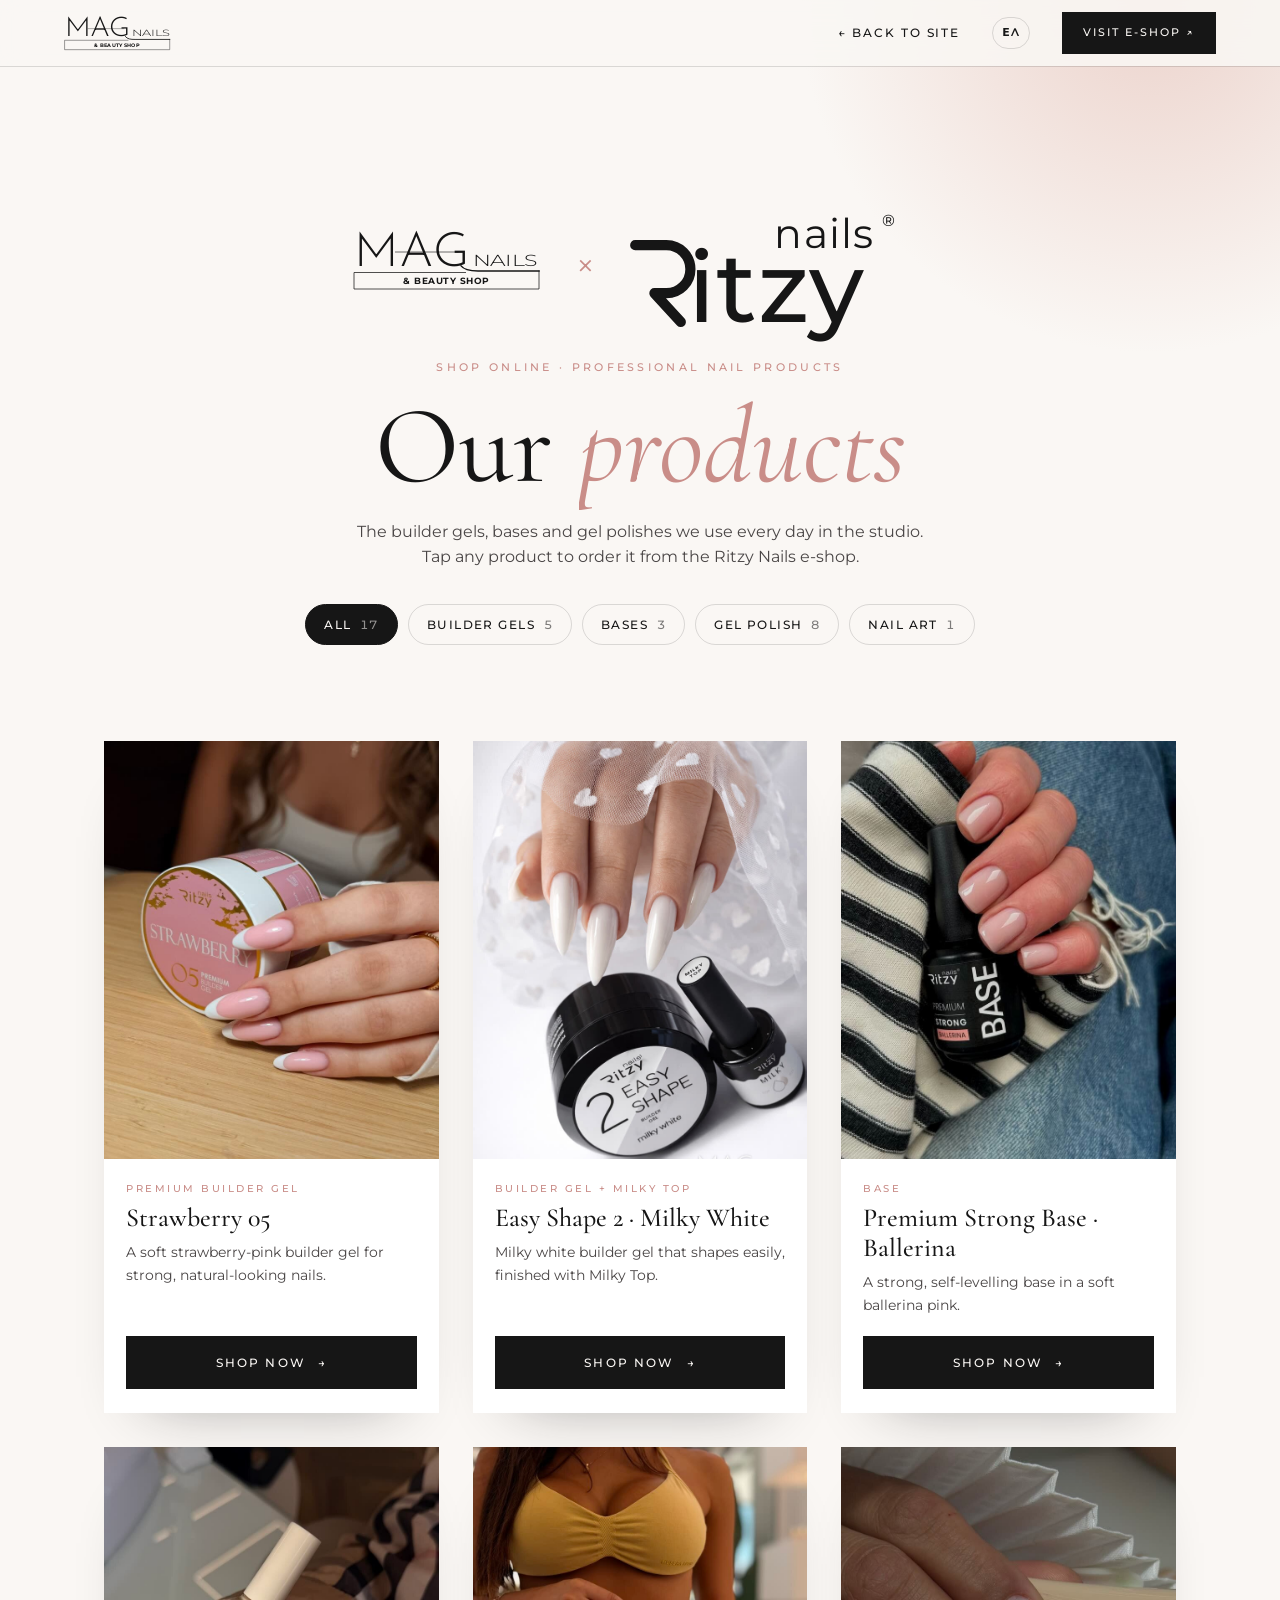
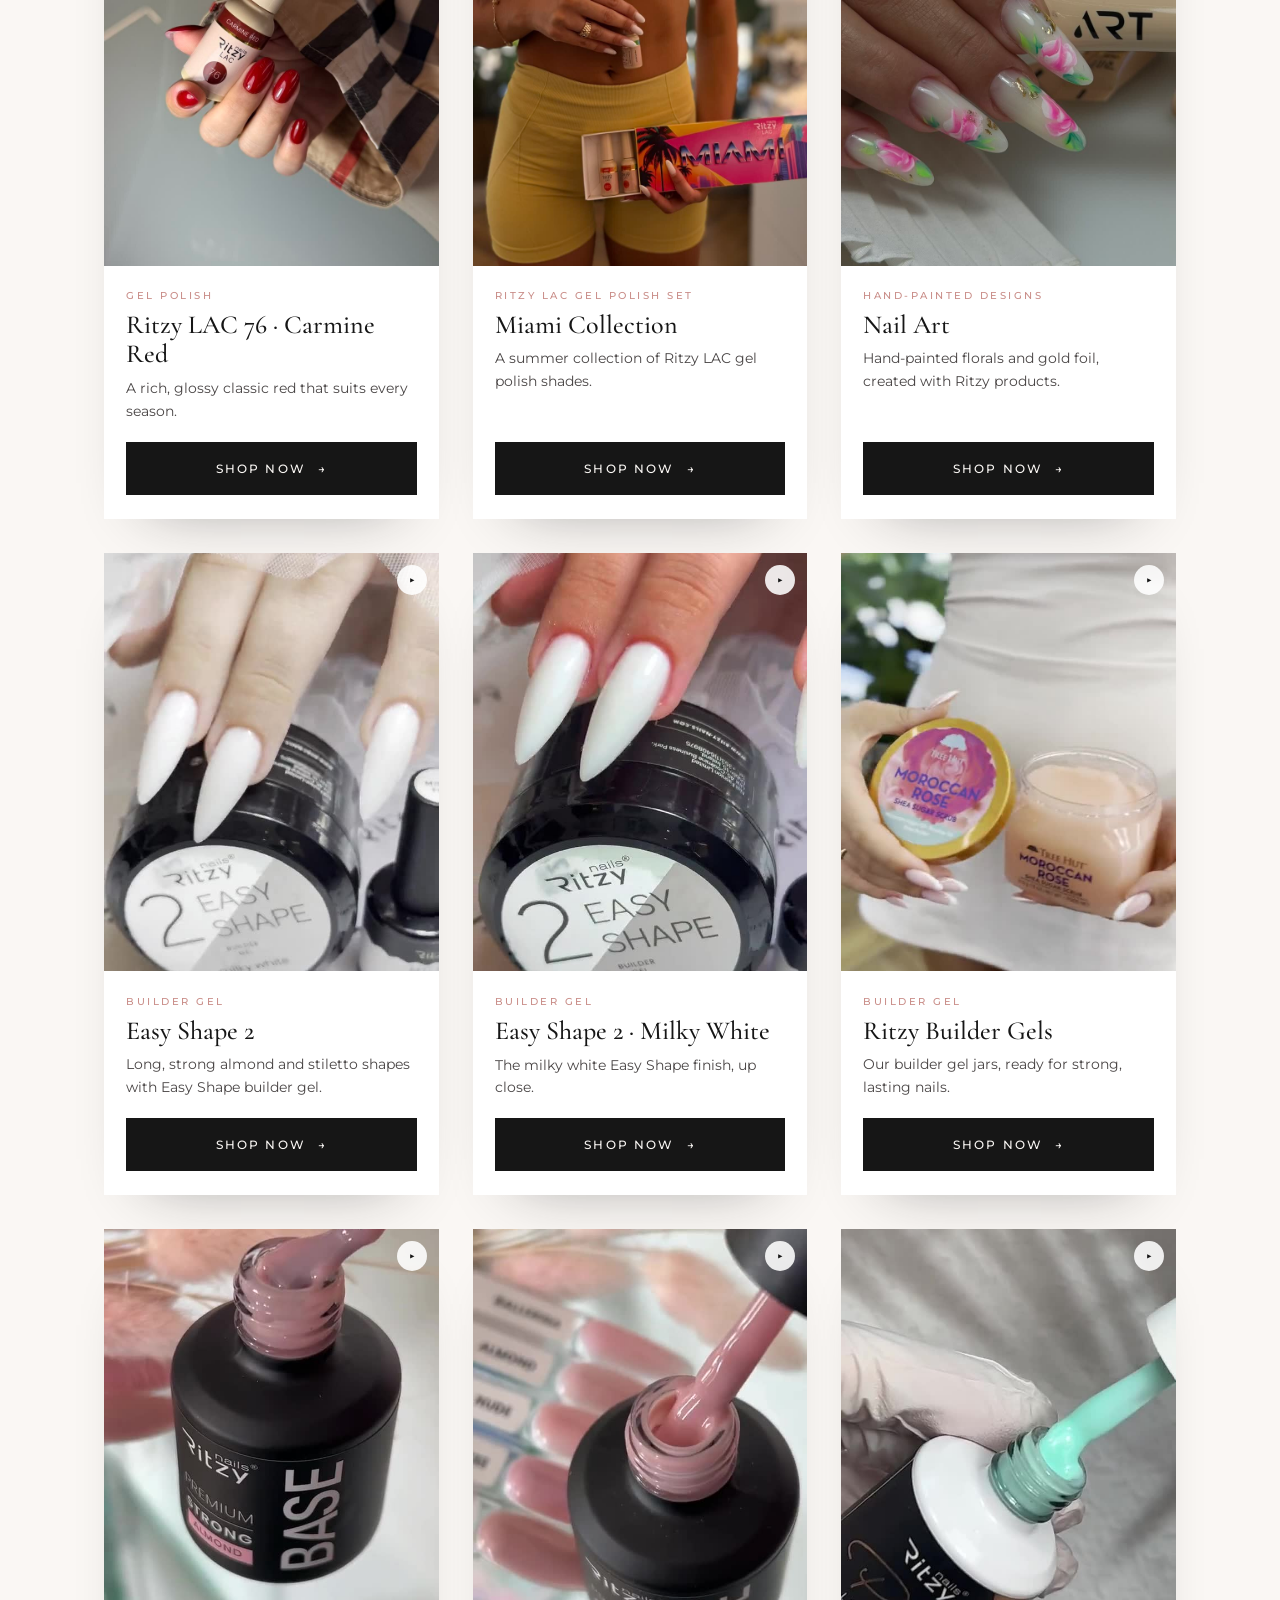
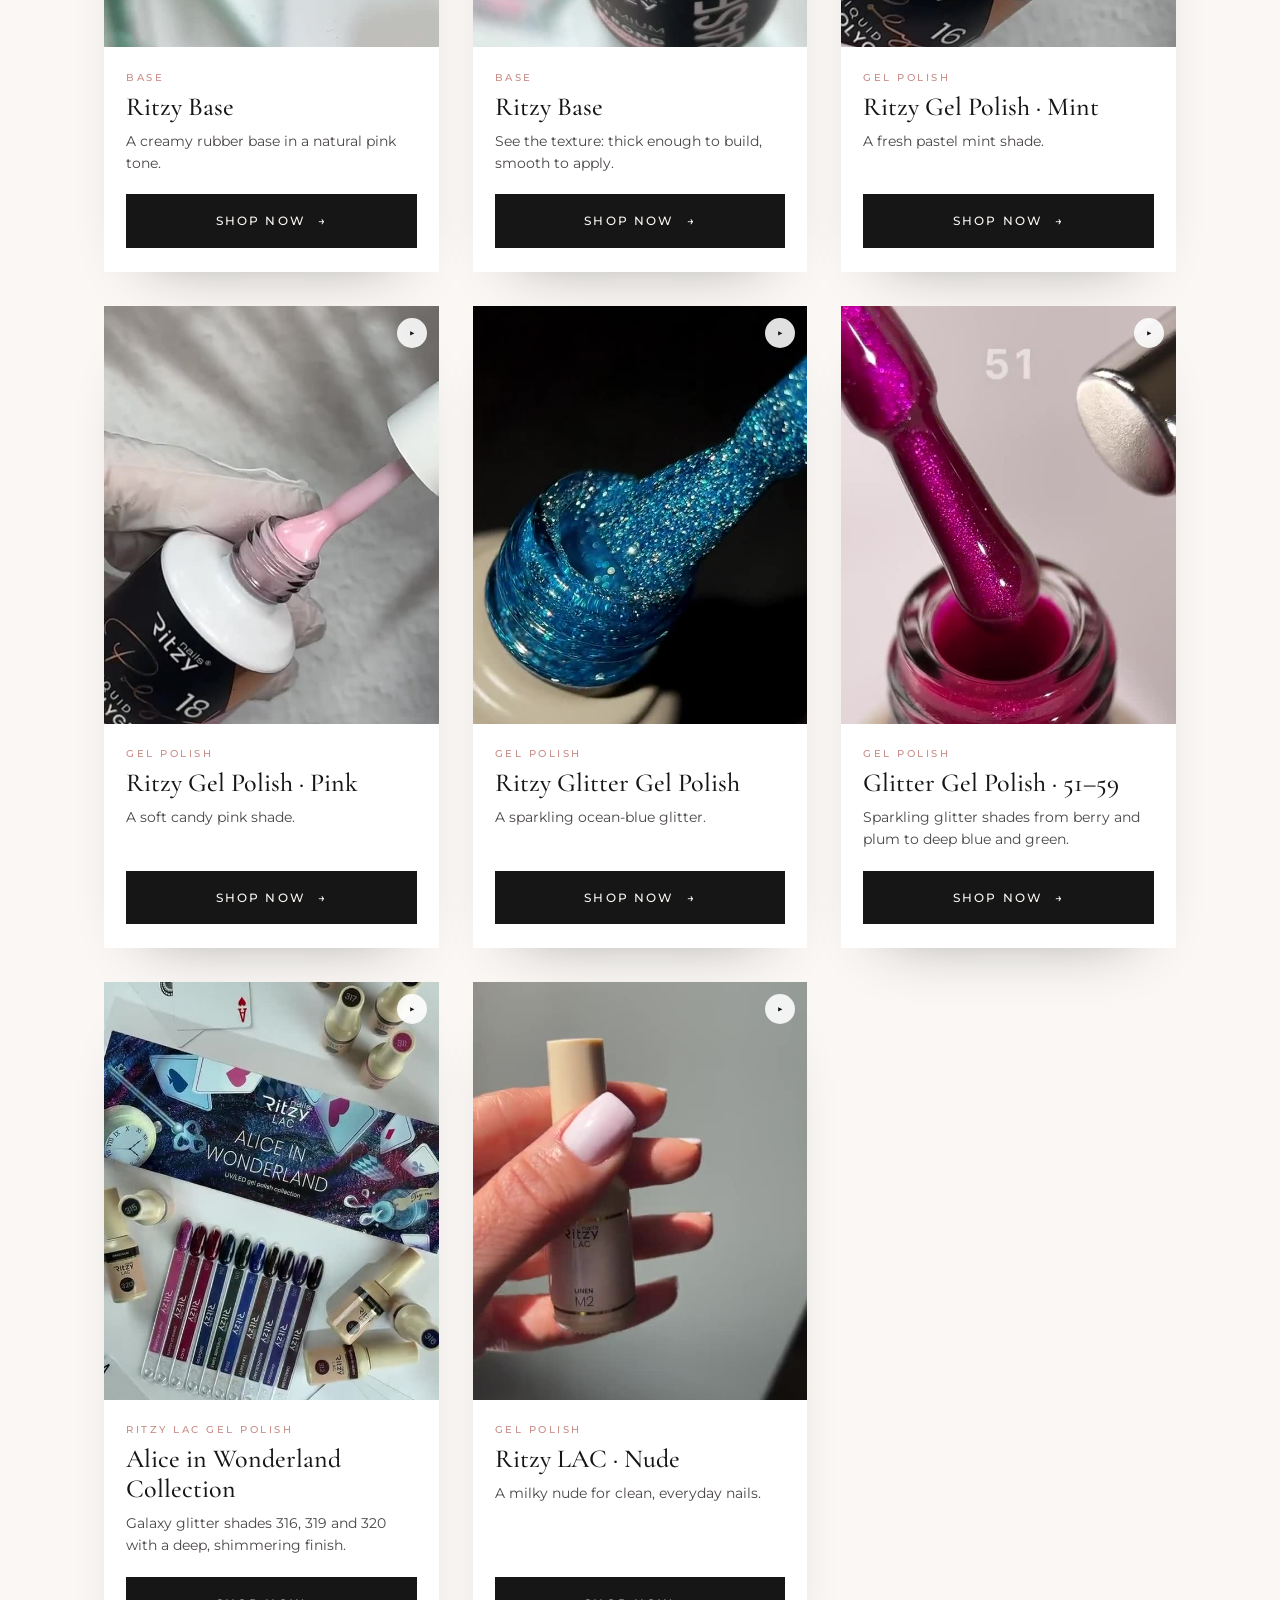
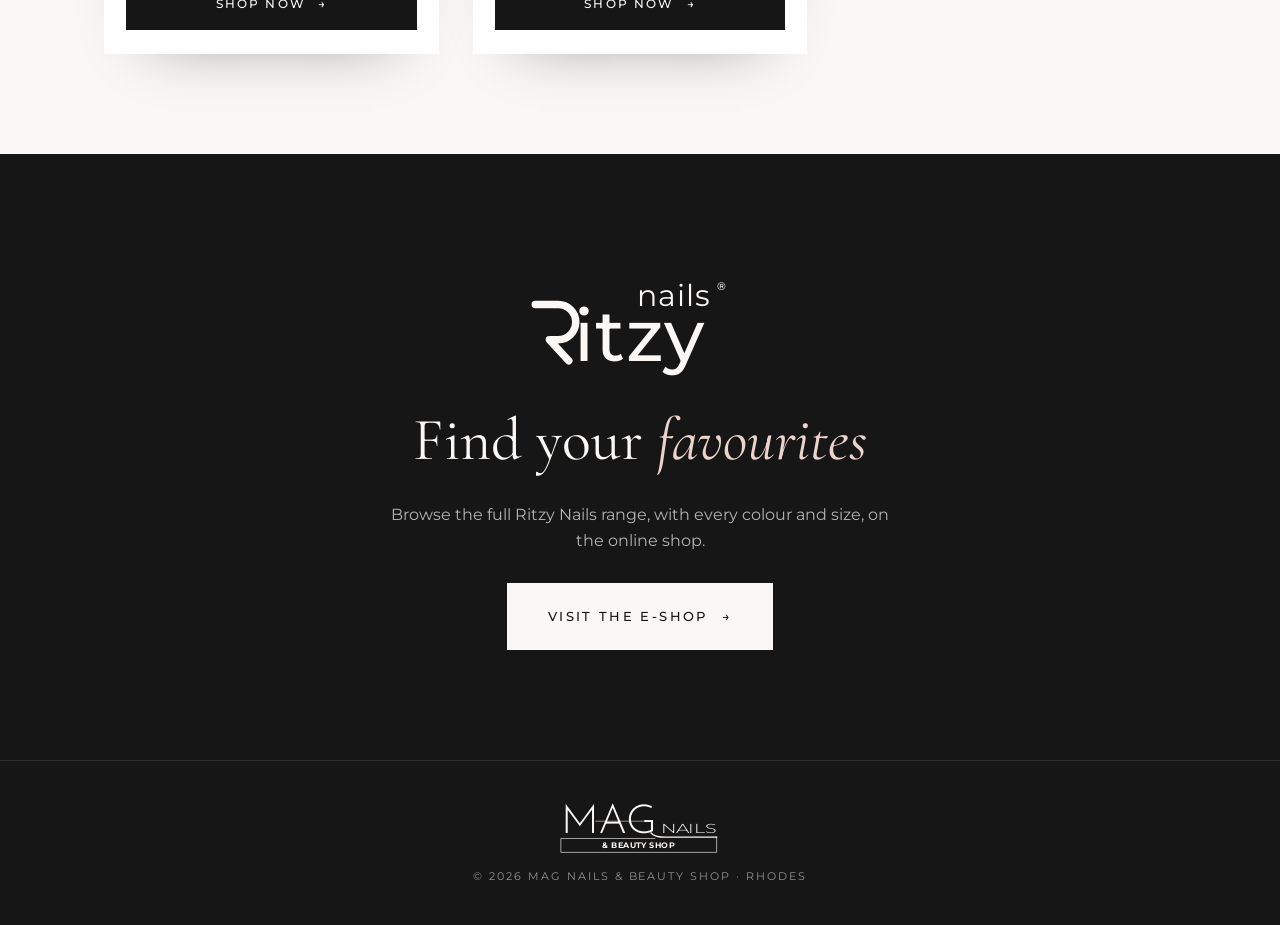
<file: products.html>
<!DOCTYPE html>
<html lang="en">
<head>
  <meta charset="UTF-8" />
  <meta name="viewport" content="width=device-width, initial-scale=1.0" />
  <title>Ritzy Nails Products in Rhodes · Builder Gel, Base &amp; Gel Polish · MAG Nails</title>
  <meta name="description" content="Ritzy Nails builder gels, bases and gel polishes used at MAG Nails &amp; Beauty Shop, Rhodes. Shop them online." />
  <link rel="canonical" href="https://magnails.gr/products.html" />
  <link rel="alternate" hreflang="en" href="https://magnails.gr/products.html" />
  <link rel="alternate" hreflang="el" href="https://magnails.gr/el/products.html" />
  <link rel="alternate" hreflang="x-default" href="https://magnails.gr/products.html" />
  <link rel="icon" href="favicon.ico" sizes="any" />
  <link rel="icon" href="assets/favicon-32.png" type="image/png" sizes="32x32" />
  <link rel="icon" href="assets/icon-192.png" type="image/png" sizes="192x192" />
  <meta property="og:type" content="website" />
  <meta property="og:site_name" content="MAG Nails &amp; Beauty Shop" />
  <meta property="og:title" content="Our Products · MAG Nails &amp; Beauty Shop" />
  <meta property="og:description" content="Nails, pedicure, permanent brows, lashes and lips in Rhodes. Book online." />
  <meta property="og:url" content="https://magnails.gr/products.html" />
  <meta property="og:image" content="https://magnails.gr/assets/og-image.jpg" />
  <meta property="og:image:width" content="1200" />
  <meta property="og:image:height" content="630" />
  <meta property="og:image:alt" content="MAG Nails &amp; Beauty Shop logo" />
  <meta name="twitter:card" content="summary_large_image" />
  <meta name="twitter:image" content="https://magnails.gr/assets/og-image.jpg" />
  <link rel="apple-touch-icon" href="assets/apple-touch-icon.png" />
  <link rel="preconnect" href="https://fonts.googleapis.com" />
  <link rel="preconnect" href="https://fonts.gstatic.com" crossorigin />
  <link href="https://fonts.googleapis.com/css2?family=Cormorant+Garamond:ital,wght@0,400;0,500;1,400&family=Josefin+Sans:wght@200;300&family=Montserrat:wght@300;400;500;700&display=swap" rel="stylesheet" />
  <link rel="stylesheet" href="css/style.css?v=202611281216" />
</head>
<body class="products-page">
  <svg width="0" height="0" style="position:absolute" aria-hidden="true">
    <defs>
      <symbol id="ig-icon" viewBox="0 0 24 24">
        <rect x="3" y="3" width="18" height="18" rx="5" fill="none" stroke="currentColor" stroke-width="1.8" />
        <circle cx="12" cy="12" r="4.2" fill="none" stroke="currentColor" stroke-width="1.8" />
        <circle cx="17.4" cy="6.6" r="1.2" fill="currentColor" />
      </symbol>
      <symbol id="wa-icon" viewBox="0 0 32 32">
        <path d="M16 3.5C9.1 3.5 3.5 8.9 3.5 15.6c0 2.4.7 4.6 2 6.5L4 28.5l6.6-1.7c1.6.8 3.5 1.3 5.4 1.3 6.9 0 12.5-5.4 12.5-12.1S22.9 3.5 16 3.5z" fill="none" stroke="currentColor" stroke-width="2.2" stroke-linejoin="round" />
        <path d="M11.9 9.9c-.3-.6-.6-.6-.9-.6h-.8c-.3 0-.7.1-1 .5-.4.4-1.3 1.3-1.3 3.1s1.3 3.6 1.5 3.9c.2.2 2.6 4.1 6.4 5.6 3.2 1.2 3.8 1 4.5.9.7-.1 2.2-.9 2.5-1.8.3-.9.3-1.6.2-1.8-.1-.2-.3-.3-.7-.5l-2.4-1.2c-.3-.1-.6-.2-.8.2-.2.4-.9 1.2-1.1 1.4-.2.2-.4.3-.8.1-.4-.2-1.6-.6-3-1.9-1.1-1-1.9-2.2-2.1-2.6-.2-.4 0-.6.2-.8l.6-.7c.2-.2.3-.4.4-.6.1-.3.1-.5 0-.7l-1-2.5z" fill="currentColor" />
      </symbol>
      <!-- Ritzy Nails wordmark, redrawn as vector from the product labels -->
      <symbol id="ritzy" viewBox="0 0 250 116">
        <path class="rz-r" d="M6 46 H32 a20 20 0 0 1 0 40 H22 L44 110" fill="none" stroke="currentColor" stroke-width="8.5" stroke-linecap="round" stroke-linejoin="round" />
        <text class="rz-itzy" x="50" y="110" font-family="Montserrat, sans-serif" font-weight="500" font-size="82" letter-spacing="1" fill="currentColor">itzy</text>
        <text class="rz-nails" x="122" y="48" font-family="Montserrat, sans-serif" font-weight="400" font-size="34" letter-spacing="1" fill="currentColor">nails</text>
        <text class="rz-reg" x="212" y="30" font-family="Montserrat, sans-serif" font-weight="500" font-size="13" fill="currentColor">®</text>
      </symbol>
      <symbol id="logo" viewBox="0 0 760 250">
        <text class="lg-mag" x="4" y="150" textLength="460" lengthAdjust="spacingAndGlyphs">MAG</text>
        <text class="lg-nails" x="478" y="150" textLength="262" lengthAdjust="spacingAndGlyphs">NAILS</text>
        <line class="lg-strike" x1="170" y1="96" x2="420" y2="96" />
        <path class="lg-tail" d="M432 152 C 446 170, 470 172, 500 172 L 744 172" />
        <path class="lg-box" d="M744 172 L 744 244 L 4 244 L 4 178 L 450 178" />
        <text class="lg-shop" x="374" y="224" text-anchor="middle">&amp; BEAUTY SHOP</text>
      </symbol>
    </defs>
  </svg>

  <div class="scroll-progress" aria-hidden="true"></div>

  <header class="nav is-scrolled pnav">
    <a href="index.html" class="nav__brand" aria-label="MAG Nails home">
      <svg viewBox="0 0 760 250"><use href="#logo" /></svg>
    </a>
    <div class="pnav__links">
      <a href="index.html" class="pnav__back">← Back to site</a>
      <a href="el/products.html" class="lang-switch" hreflang="el" lang="el">ΕΛ</a>
      <a href="#" class="btn btn--small magnetic" data-config="eshop" target="_blank" rel="noopener">Visit e-shop ↗</a>
    </div>
  </header>

  <main>
    <section class="phero">
      <div class="phero__blob" aria-hidden="true"></div>
      <div class="phero__brand">
        <svg class="phero__mag" viewBox="0 0 760 250" aria-label="MAG Nails"><use href="#logo" /></svg>
        <span class="phero__x" aria-hidden="true">×</span>
        <svg class="phero__ritzy ritzy-anim" viewBox="0 0 250 116" role="img" aria-label="Ritzy nails"><use href="#ritzy" /></svg>
      </div>
      <p class="eyebrow reveal">Shop online · Professional nail products</p>
      <h1 class="phero__title split">Our <em>products</em></h1>
      <p class="phero__lead reveal">The builder gels, bases and gel polishes we use every day in the studio. Tap any product to order it from the Ritzy Nails e-shop.</p>
      <div class="chips reveal" role="group" aria-label="Filter products">
        <button class="chip" data-filter="all" aria-pressed="true">All <span class="chip__n"></span></button>
        <button class="chip" data-filter="builder" aria-pressed="false">Builder gels <span class="chip__n"></span></button>
        <button class="chip" data-filter="base" aria-pressed="false">Bases <span class="chip__n"></span></button>
        <button class="chip" data-filter="lac" aria-pressed="false">Gel polish <span class="chip__n"></span></button>
        <button class="chip" data-filter="art" aria-pressed="false">Nail art <span class="chip__n"></span></button>
      </div>
    </section>

    <section class="pgrid" aria-live="polite"></section>

    <section class="pcta">
      <svg class="pcta__ritzy" viewBox="0 0 250 116" role="img" aria-label="Ritzy nails"><use href="#ritzy" /></svg>
      <h2 class="split">Find your <em>favourites</em></h2>
      <p class="reveal">Browse the full Ritzy Nails range, with every colour and size, on the online shop.</p>
      <a class="btn btn--shop magnetic reveal" data-config="eshop" href="#" target="_blank" rel="noopener"><span>Visit the e-shop</span><i class="btn__arrow" aria-hidden="true">→</i></a>
    </section>
  </main>

  <footer class="pfooter">
    <a href="index.html" class="pfooter__logo" aria-label="MAG Nails home"><svg viewBox="0 0 760 250"><use href="#logo" /></svg></a>
    <p>© <span id="year"></span> MAG Nails &amp; Beauty Shop · Rhodes</p>
  </footer>

  <!-- Back to top: sits above the floating WhatsApp button, ring shows scroll progress -->
  <a href="#top" class="to-top is-solo" aria-label="Back to top">
    <svg class="to-top__ring" viewBox="0 0 48 48" aria-hidden="true"><circle cx="24" cy="24" r="22" /><circle class="to-top__fill" cx="24" cy="24" r="22" /></svg>
    <svg class="to-top__arrow" viewBox="0 0 24 24" aria-hidden="true"><path d="M12 19V5M5.5 11.5 12 5l6.5 6.5" fill="none" stroke="currentColor" stroke-width="2" stroke-linecap="round" stroke-linejoin="round" /></svg>
  </a>

  <script src="js/products.js?v=202611281216"></script>
</body>
</html>
</file>
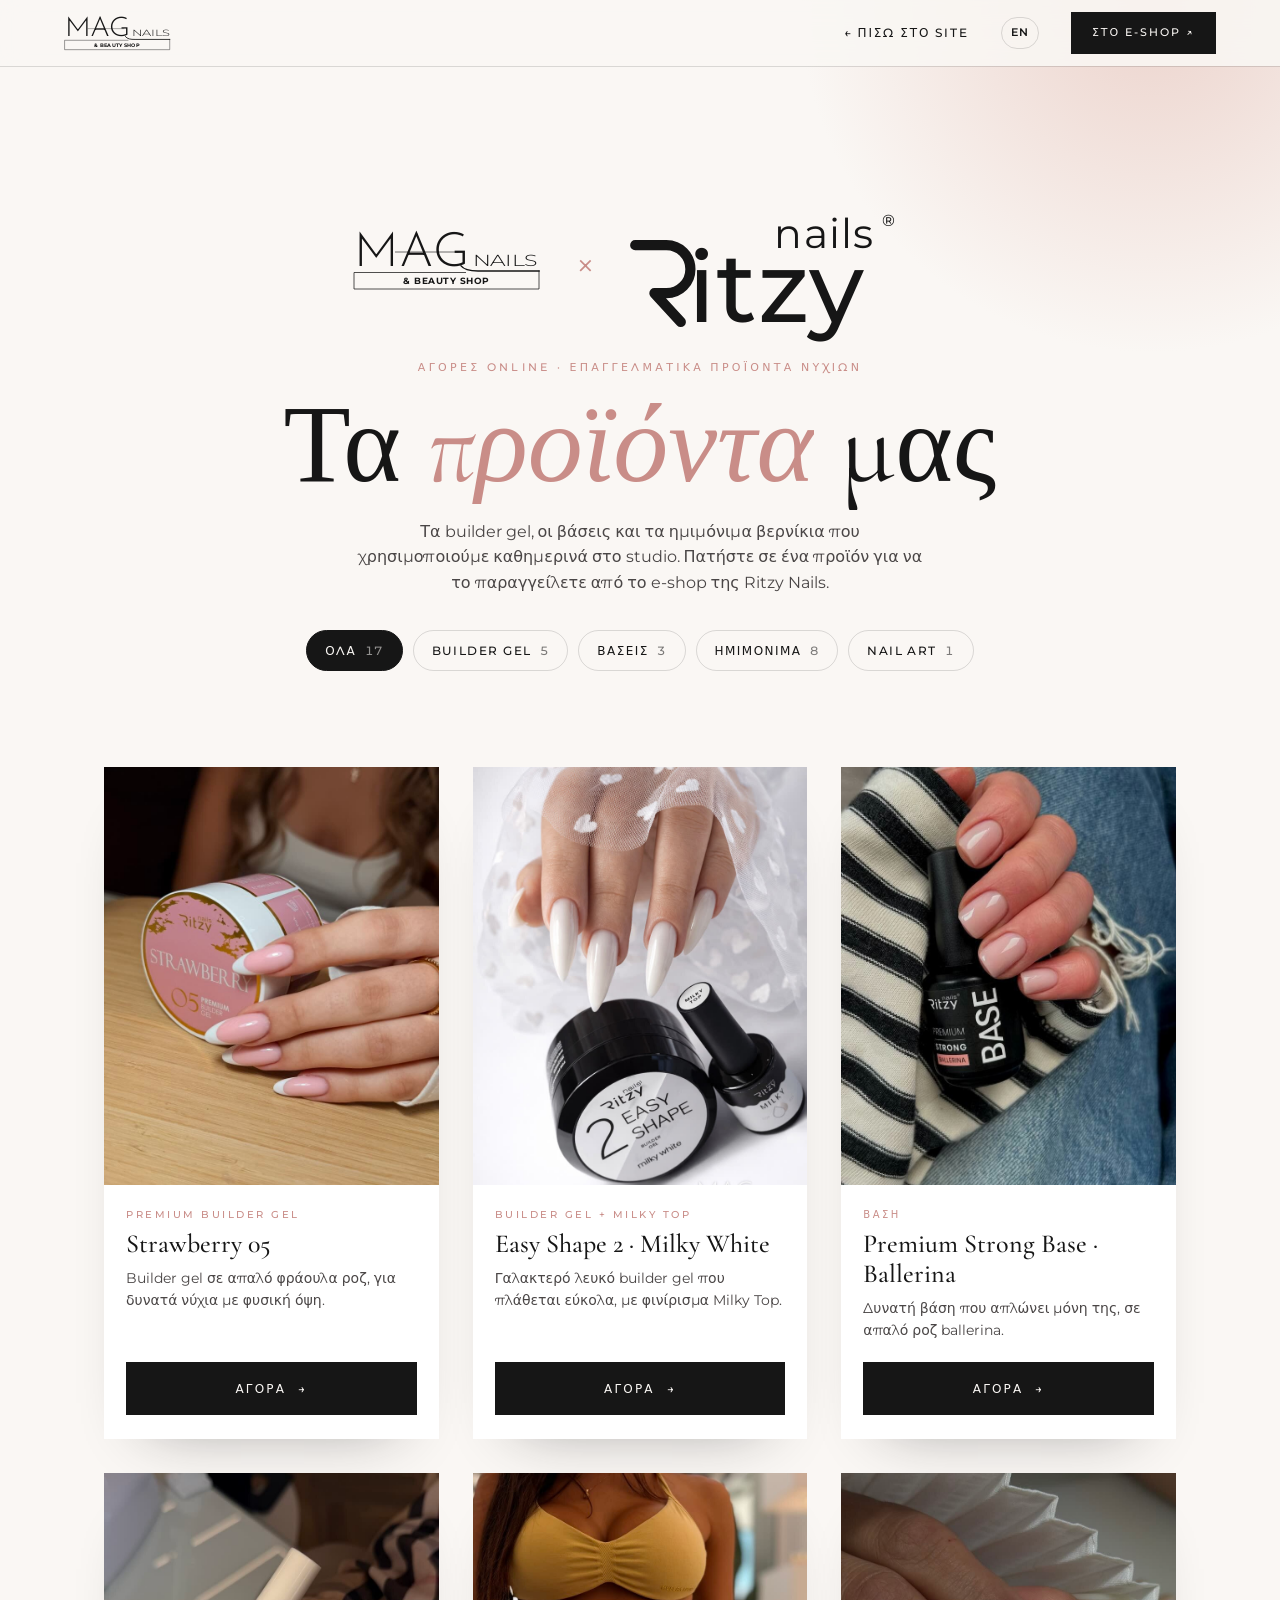
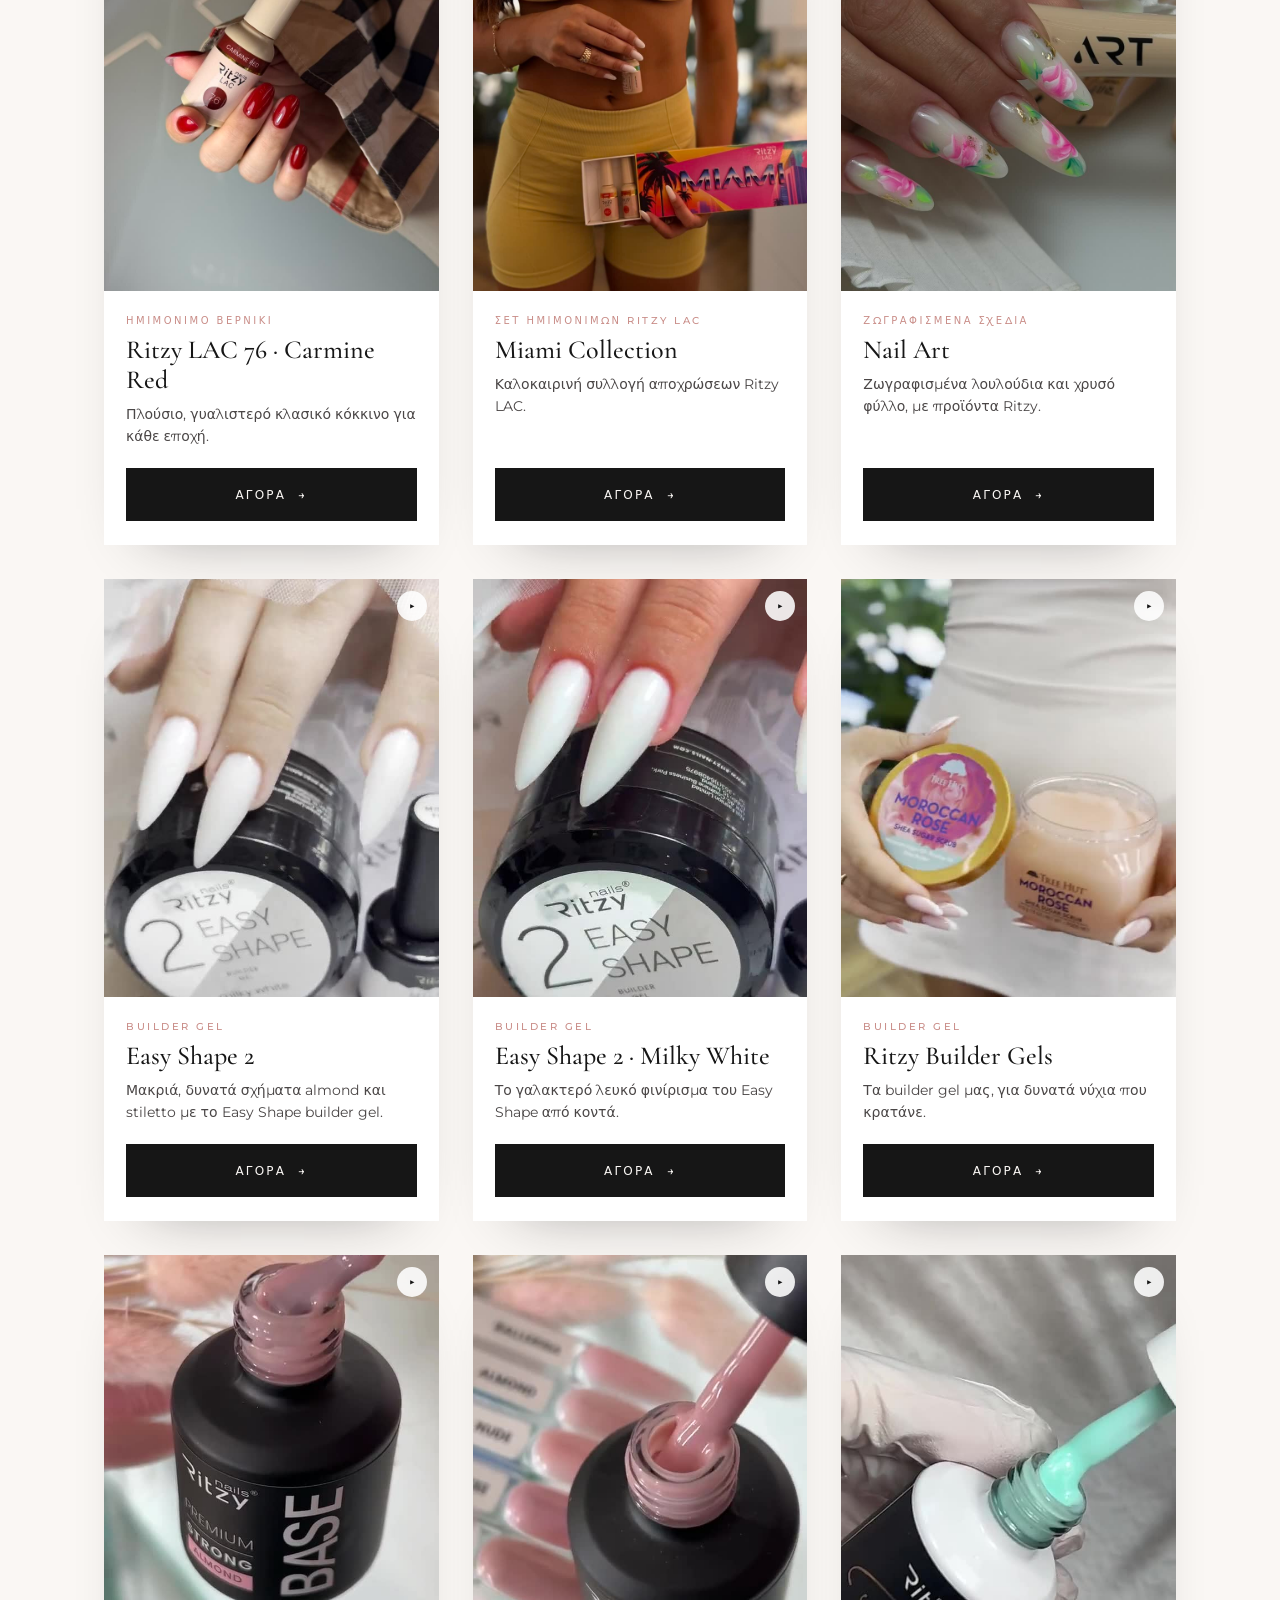
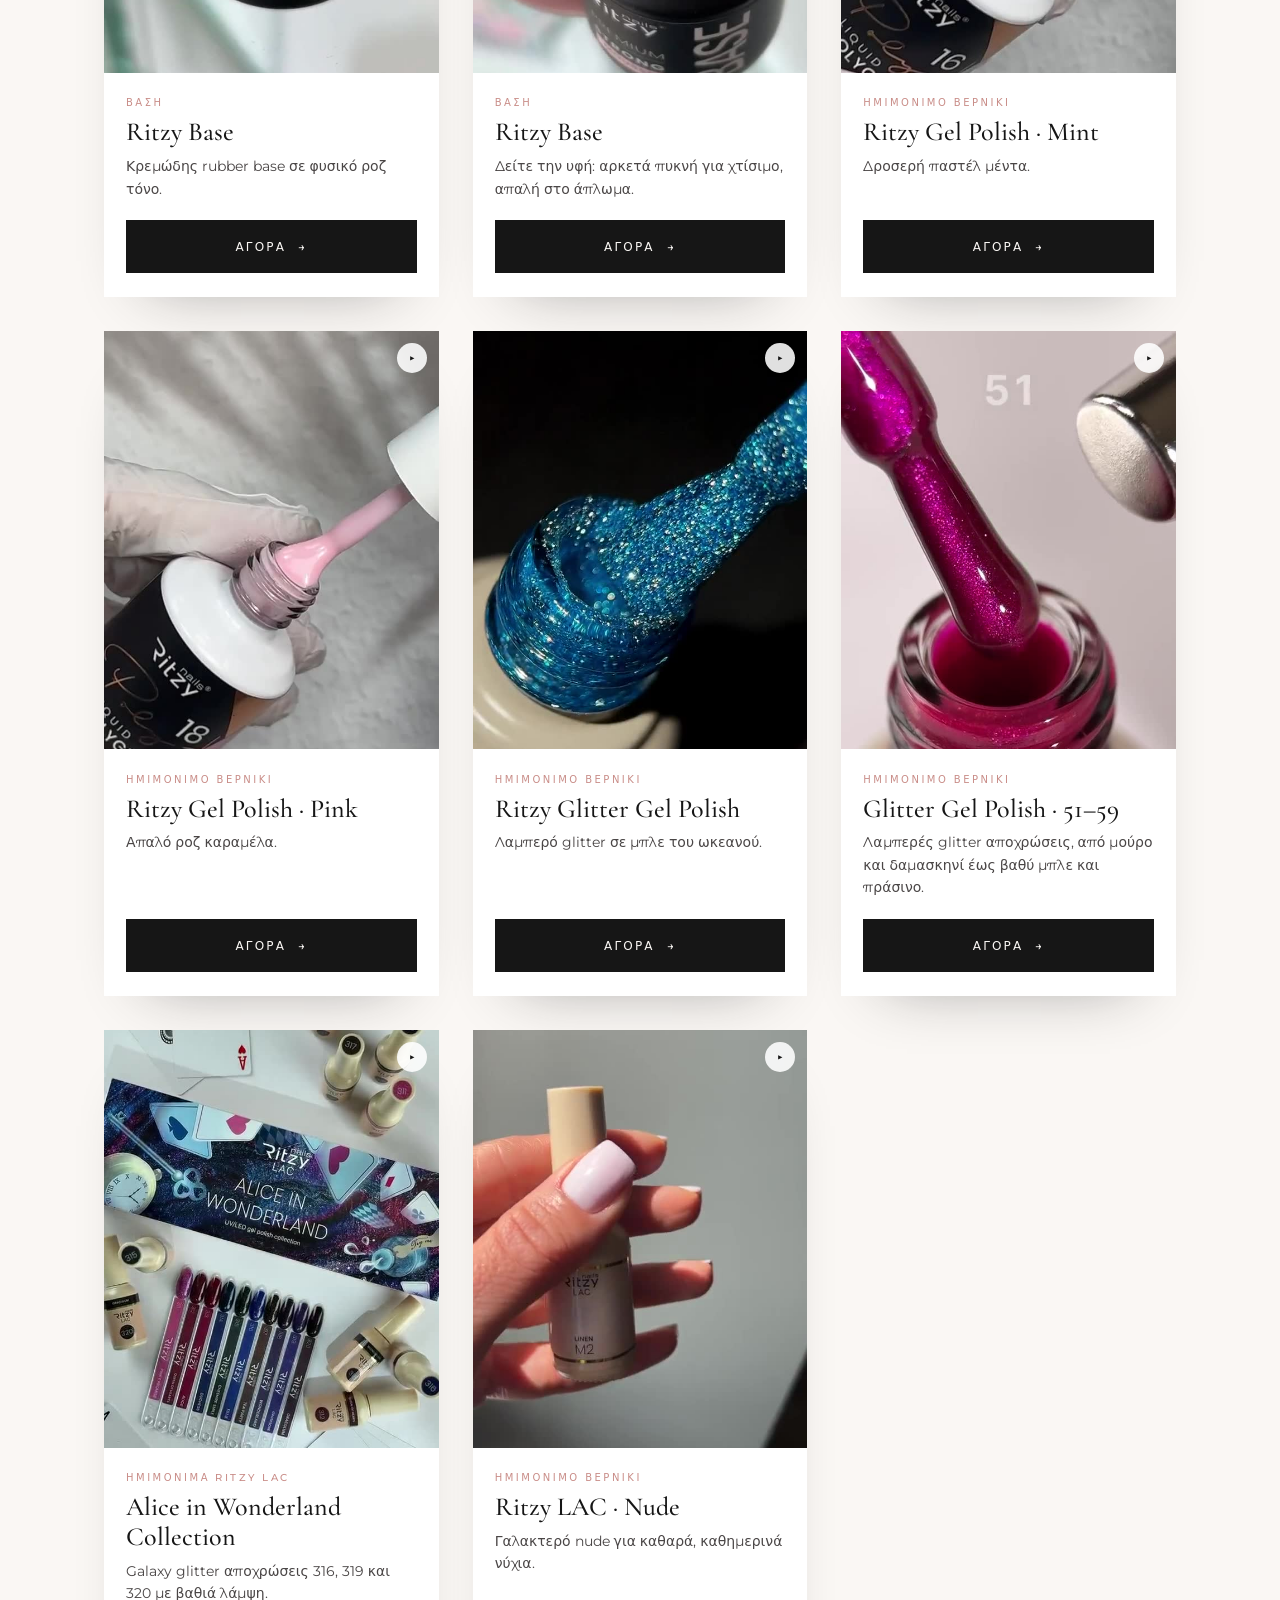
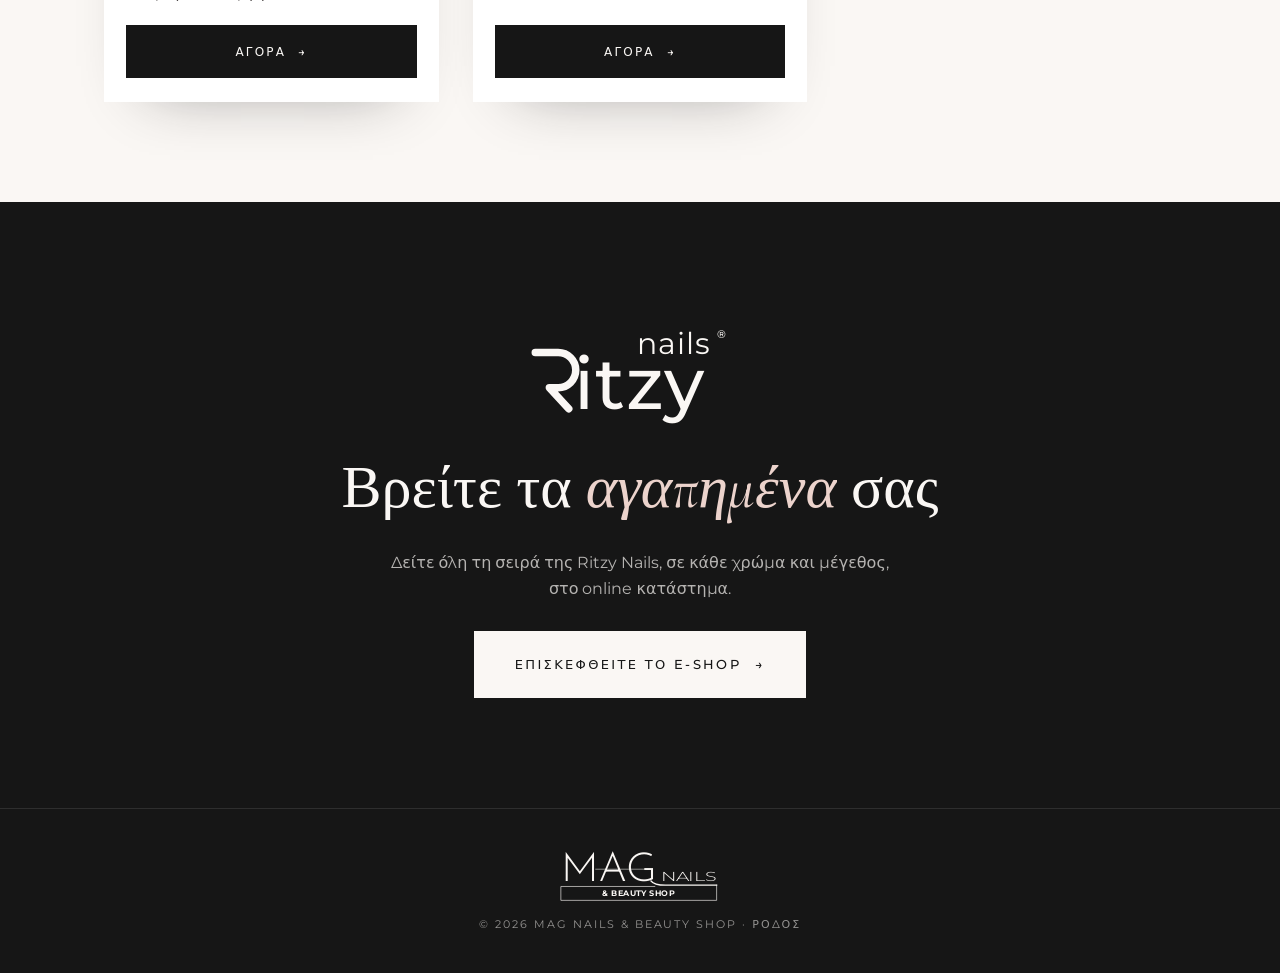
<file: el/products.html>
<!DOCTYPE html>
<html lang="el" data-base="../">
<head>
  <meta charset="UTF-8" />
  <meta name="viewport" content="width=device-width, initial-scale=1.0" />
  <title>Προϊόντα Ritzy Nails στη Ρόδο · Builder Gel, Βάσεις &amp; Ημιμόνιμα · MAG Nails</title>
  <meta name="description" content="Ritzy Nails builder gels, bases and gel polishes used at MAG Nails &amp; Beauty Shop, Rhodes. Shop them online." />
  <link rel="canonical" href="https://magnails.gr/el/products.html" />
  <link rel="alternate" hreflang="en" href="https://magnails.gr/products.html" />
  <link rel="alternate" hreflang="el" href="https://magnails.gr/el/products.html" />
  <link rel="alternate" hreflang="x-default" href="https://magnails.gr/products.html" />
  <link rel="icon" href="../favicon.ico" sizes="any" />
  <link rel="icon" href="../assets/favicon-32.png" type="image/png" sizes="32x32" />
  <link rel="icon" href="../assets/icon-192.png" type="image/png" sizes="192x192" />
  <meta property="og:type" content="website" />
  <meta property="og:locale" content="el_GR" />
  <meta property="og:site_name" content="MAG Nails &amp; Beauty Shop" />
  <meta property="og:title" content="Τα προϊόντα μας · MAG Nails &amp; Beauty Shop" />
  <meta property="og:description" content="Nails, pedicure, permanent brows, lashes and lips in Rhodes. Book online." />
  <meta property="og:url" content="https://magnails.gr/el/products.html" />
  <meta property="og:image" content="https://magnails.gr/assets/og-image.jpg" />
  <meta property="og:image:width" content="1200" />
  <meta property="og:image:height" content="630" />
  <meta property="og:image:alt" content="Λογότυπο MAG Nails &amp; Beauty Shop" />
  <meta name="twitter:card" content="summary_large_image" />
  <meta name="twitter:image" content="https://magnails.gr/assets/og-image.jpg" />
  <link rel="apple-touch-icon" href="../assets/apple-touch-icon.png" />
  <link rel="preconnect" href="https://fonts.googleapis.com" />
  <link rel="preconnect" href="https://fonts.gstatic.com" crossorigin />
  <link href="https://fonts.googleapis.com/css2?family=Cormorant+Garamond:ital,wght@0,400;0,500;1,400&family=Josefin+Sans:wght@200;300&family=Montserrat:wght@300;400;500;700&display=swap" rel="stylesheet" />
  <link rel="stylesheet" href="../css/style.css?v=202611281216" />
</head>
<body class="products-page">
  <svg width="0" height="0" style="position:absolute" aria-hidden="true">
    <defs>
      <symbol id="ig-icon" viewBox="0 0 24 24">
        <rect x="3" y="3" width="18" height="18" rx="5" fill="none" stroke="currentColor" stroke-width="1.8" />
        <circle cx="12" cy="12" r="4.2" fill="none" stroke="currentColor" stroke-width="1.8" />
        <circle cx="17.4" cy="6.6" r="1.2" fill="currentColor" />
      </symbol>
      <symbol id="wa-icon" viewBox="0 0 32 32">
        <path d="M16 3.5C9.1 3.5 3.5 8.9 3.5 15.6c0 2.4.7 4.6 2 6.5L4 28.5l6.6-1.7c1.6.8 3.5 1.3 5.4 1.3 6.9 0 12.5-5.4 12.5-12.1S22.9 3.5 16 3.5z" fill="none" stroke="currentColor" stroke-width="2.2" stroke-linejoin="round" />
        <path d="M11.9 9.9c-.3-.6-.6-.6-.9-.6h-.8c-.3 0-.7.1-1 .5-.4.4-1.3 1.3-1.3 3.1s1.3 3.6 1.5 3.9c.2.2 2.6 4.1 6.4 5.6 3.2 1.2 3.8 1 4.5.9.7-.1 2.2-.9 2.5-1.8.3-.9.3-1.6.2-1.8-.1-.2-.3-.3-.7-.5l-2.4-1.2c-.3-.1-.6-.2-.8.2-.2.4-.9 1.2-1.1 1.4-.2.2-.4.3-.8.1-.4-.2-1.6-.6-3-1.9-1.1-1-1.9-2.2-2.1-2.6-.2-.4 0-.6.2-.8l.6-.7c.2-.2.3-.4.4-.6.1-.3.1-.5 0-.7l-1-2.5z" fill="currentColor" />
      </symbol>
      <!-- Ritzy Nails wordmark, redrawn as vector from the product labels -->
      <symbol id="ritzy" viewBox="0 0 250 116">
        <path class="rz-r" d="M6 46 H32 a20 20 0 0 1 0 40 H22 L44 110" fill="none" stroke="currentColor" stroke-width="8.5" stroke-linecap="round" stroke-linejoin="round" />
        <text class="rz-itzy" x="50" y="110" font-family="Montserrat, sans-serif" font-weight="500" font-size="82" letter-spacing="1" fill="currentColor">itzy</text>
        <text class="rz-nails" x="122" y="48" font-family="Montserrat, sans-serif" font-weight="400" font-size="34" letter-spacing="1" fill="currentColor">nails</text>
        <text class="rz-reg" x="212" y="30" font-family="Montserrat, sans-serif" font-weight="500" font-size="13" fill="currentColor">®</text>
      </symbol>
      <symbol id="logo" viewBox="0 0 760 250">
        <text class="lg-mag" x="4" y="150" textLength="460" lengthAdjust="spacingAndGlyphs">MAG</text>
        <text class="lg-nails" x="478" y="150" textLength="262" lengthAdjust="spacingAndGlyphs">NAILS</text>
        <line class="lg-strike" x1="170" y1="96" x2="420" y2="96" />
        <path class="lg-tail" d="M432 152 C 446 170, 470 172, 500 172 L 744 172" />
        <path class="lg-box" d="M744 172 L 744 244 L 4 244 L 4 178 L 450 178" />
        <text class="lg-shop" x="374" y="224" text-anchor="middle">&amp; BEAUTY SHOP</text>
      </symbol>
    </defs>
  </svg>

  <div class="scroll-progress" aria-hidden="true"></div>

  <header class="nav is-scrolled pnav">
    <a href="index.html" class="nav__brand" aria-label="MAG Nails αρχική">
      <svg viewBox="0 0 760 250"><use href="#logo" /></svg>
    </a>
    <div class="pnav__links">
      <a href="index.html" class="pnav__back">← Πίσω στο site</a>
      <a href="../products.html" class="lang-switch" hreflang="en" lang="en">EN</a>
      <a href="#" class="btn btn--small magnetic" data-config="eshop" target="_blank" rel="noopener">Στο e-shop ↗</a>
    </div>
  </header>

  <main>
    <section class="phero">
      <div class="phero__blob" aria-hidden="true"></div>
      <div class="phero__brand">
        <svg class="phero__mag" viewBox="0 0 760 250" aria-label="MAG Nails"><use href="#logo" /></svg>
        <span class="phero__x" aria-hidden="true">×</span>
        <svg class="phero__ritzy ritzy-anim" viewBox="0 0 250 116" role="img" aria-label="Ritzy nails"><use href="#ritzy" /></svg>
      </div>
      <p class="eyebrow reveal">Αγορές online · Επαγγελματικά προϊόντα νυχιών</p>
      <h1 class="phero__title split">Τα <em>προϊόντα</em> μας</h1>
      <p class="phero__lead reveal">Τα builder gel, οι βάσεις και τα ημιμόνιμα βερνίκια που χρησιμοποιούμε καθημερινά στο studio. Πατήστε σε ένα προϊόν για να το παραγγείλετε από το e-shop της Ritzy Nails.</p>
      <div class="chips reveal" role="group" aria-label="Φίλτρο προϊόντων">
        <button class="chip" data-filter="all" aria-pressed="true">Όλα <span class="chip__n"></span></button>
        <button class="chip" data-filter="builder" aria-pressed="false">Builder gel <span class="chip__n"></span></button>
        <button class="chip" data-filter="base" aria-pressed="false">Βάσεις <span class="chip__n"></span></button>
        <button class="chip" data-filter="lac" aria-pressed="false">Ημιμόνιμα <span class="chip__n"></span></button>
        <button class="chip" data-filter="art" aria-pressed="false">Nail art <span class="chip__n"></span></button>
      </div>
    </section>

    <section class="pgrid" aria-live="polite"></section>

    <section class="pcta">
      <svg class="pcta__ritzy" viewBox="0 0 250 116" role="img" aria-label="Ritzy nails"><use href="#ritzy" /></svg>
      <h2 class="split">Βρείτε τα <em>αγαπημένα</em> σας</h2>
      <p class="reveal">Δείτε όλη τη σειρά της Ritzy Nails, σε κάθε χρώμα και μέγεθος, στο online κατάστημα.</p>
      <a class="btn btn--shop magnetic reveal" data-config="eshop" href="#" target="_blank" rel="noopener"><span>Επισκεφθείτε το e-shop</span><i class="btn__arrow" aria-hidden="true">→</i></a>
    </section>
  </main>

  <footer class="pfooter">
    <a href="index.html" class="pfooter__logo" aria-label="MAG Nails αρχική"><svg viewBox="0 0 760 250"><use href="#logo" /></svg></a>
    <p>© <span id="year"></span> MAG Nails &amp; Beauty Shop · Ρόδος</p>
  </footer>

  <!-- Back to top: sits above the floating WhatsApp button, ring shows scroll progress -->
  <a href="#top" class="to-top is-solo" aria-label="Επιστροφή στην αρχή">
    <svg class="to-top__ring" viewBox="0 0 48 48" aria-hidden="true"><circle cx="24" cy="24" r="22" /><circle class="to-top__fill" cx="24" cy="24" r="22" /></svg>
    <svg class="to-top__arrow" viewBox="0 0 24 24" aria-hidden="true"><path d="M12 19V5M5.5 11.5 12 5l6.5 6.5" fill="none" stroke="currentColor" stroke-width="2" stroke-linecap="round" stroke-linejoin="round" /></svg>
  </a>

  <script src="../js/products.js?v=202611281216"></script>
</body>
</html>
</file>
<file: css/style.css>
/* ==========================================================
   MAG Nails & Beauty Shop
   ========================================================== */
:root {
  --ink: #161616;
  --ink-soft: #4a4646;
  --paper: #faf7f4;
  --paper-2: #f3ece6;
  --blush: #ecd3cc;
  --rose: #c98d88;
  --champagne: #d9c4a3;
  --line: rgba(22, 22, 22, .14);

  --f-logo: "Josefin Sans", "Montserrat", sans-serif;
  --f-sans: "Montserrat", system-ui, sans-serif;
  --f-serif: "Cormorant Garamond", Georgia, serif;

  --ease: cubic-bezier(.22, 1, .36, 1);
  --ease-in-out: cubic-bezier(.76, 0, .24, 1);
  --gutter: clamp(16px, 5vw, 64px);
}

*, *::before, *::after { box-sizing: border-box; }
html { scroll-behavior: smooth; -webkit-text-size-adjust: 100%; }
body {
  margin: 0;
  font-family: var(--f-sans);
  font-weight: 400;
  color: var(--ink);
  background: var(--paper);
  line-height: 1.6;
  overflow-x: hidden;
  -webkit-font-smoothing: antialiased;
}
body.is-loading { overflow: hidden; }
img, svg { display: block; max-width: 100%; }
a { color: inherit; text-decoration: none; }
button { font: inherit; color: inherit; cursor: pointer; }
em { font-family: var(--f-serif); font-style: italic; font-weight: 400; color: var(--rose); }
::selection { background: var(--ink); color: var(--paper); }

/* ---------- Logo (shared) ---------- */
.lg-mag   { font-family: var(--f-logo); font-weight: 300; font-size: 190px; fill: currentColor; }
.lg-nails { font-family: var(--f-sans); font-weight: 300; font-size: 64px; fill: currentColor; }
.lg-shop  { font-family: var(--f-sans); font-weight: 700; font-size: 36px; letter-spacing: 2px; fill: currentColor; }
.lg-strike, .lg-tail, .lg-box { fill: none; stroke: currentColor; stroke-linecap: square; }
.lg-strike { stroke-width: 2.5; }
.lg-tail   { stroke-width: 6; }
.lg-box    { stroke-width: 3; }

/* logo drawing animation (on .logo-anim after JS inlines the paths) */
.logo-anim .lg-strike, .logo-anim .lg-tail, .logo-anim .lg-box {
  stroke-dasharray: var(--len, 1200);
  stroke-dashoffset: var(--len, 1200);
}
.logo-anim .lg-mag, .logo-anim .lg-nails, .logo-anim .lg-shop {
  opacity: 0;
  transform: translateY(24px);
  transform-box: fill-box;
}
.logo-anim.is-drawn .lg-mag   { animation: logoRise 1.1s var(--ease) forwards; }
.logo-anim.is-drawn .lg-nails { animation: logoRise 1s var(--ease) .35s forwards; }
.logo-anim.is-drawn .lg-strike{ animation: draw .9s var(--ease-in-out) .55s forwards; }
.logo-anim.is-drawn .lg-tail  { animation: draw .9s var(--ease-in-out) .75s forwards; }
.logo-anim.is-drawn .lg-box   { animation: draw 1.3s var(--ease-in-out) 1.05s forwards; }
.logo-anim.is-drawn .lg-shop  { animation: logoRise .9s var(--ease) 1.6s forwards; }
@keyframes draw { to { stroke-dashoffset: 0; } }
@keyframes logoRise { to { opacity: 1; transform: none; } }

/* ---------- Preloader ---------- */
.loader {
  position: fixed; inset: 0; z-index: 100;
  display: grid; place-content: center; gap: 28px;
  background: var(--ink); color: var(--paper);
  transition: transform 1s var(--ease-in-out) .1s;
}
.loader__logo { width: min(420px, 74vw); }
.loader__bar { height: 1px; background: rgba(255,255,255,.15); overflow: hidden; }
.loader__bar span { display: block; height: 100%; background: var(--blush); transform-origin: left; transform: scaleX(0); animation: load 2.1s var(--ease-in-out) forwards; }
@keyframes load { to { transform: scaleX(1); } }
.loader.is-done { transform: translateY(-100%); }

/* ---------- UI chrome ---------- */
.scroll-progress {
  position: fixed; top: 0; left: 0; right: 0; height: 2px; z-index: 60;
  background: var(--rose); transform-origin: left; transform: scaleX(0);
}
.cursor, .cursor-ring { display: none; }
@media (hover: hover) and (pointer: fine) {
  .cursor, .cursor-ring {
    display: block; position: fixed; top: 0; left: 0; z-index: 90;
    pointer-events: none; border-radius: 50%;
    transform: translate(-100px, -100px);
  }
  .cursor { width: 6px; height: 6px; margin: -3px 0 0 -3px; background: var(--ink); }
  .cursor-ring {
    width: 36px; height: 36px; margin: -18px 0 0 -18px;
    border: 1px solid var(--ink); opacity: .35;
    transition: width .35s var(--ease), height .35s var(--ease), margin .35s var(--ease), opacity .35s, background .35s;
  }
  .cursor-ring.is-hover { width: 64px; height: 64px; margin: -32px 0 0 -32px; opacity: 1; background: rgba(201,141,136,.15); border-color: var(--rose); }
}

/* ---------- Buttons ---------- */
.btn {
  position: relative; display: inline-flex; align-items: center; justify-content: center;
  padding: 16px 30px; border: 1px solid var(--ink); border-radius: 0;
  background: var(--ink); color: var(--paper);
  font-size: 12px; font-weight: 500; letter-spacing: .18em; text-transform: uppercase;
  overflow: hidden; isolation: isolate;
  transition: color .5s var(--ease), transform .3s var(--ease);
}
.btn::before {
  content: ""; position: absolute; inset: 0; z-index: -1;
  background: var(--blush); transform: translateY(101%);
  transition: transform .5s var(--ease);
}
.btn:hover { color: var(--ink); }
.btn:hover::before { transform: none; }
.btn--ghost { background: transparent; color: var(--ink); }
.btn--small { padding: 11px 20px; font-size: 11px; }
.btn--full { width: 100%; grid-column: 1 / -1; }

.eyebrow {
  margin: 0 0 14px; font-size: 11px; font-weight: 500;
  letter-spacing: .3em; text-transform: uppercase; color: var(--rose);
}

/* ---------- Nav ---------- */
.nav {
  position: fixed; top: 0; left: 0; right: 0; z-index: 50;
  display: flex; align-items: center; justify-content: space-between;
  padding: 22px var(--gutter);
  transition: padding .4s var(--ease), background .4s, box-shadow .4s, transform .5s var(--ease);
}
.nav.is-scrolled { padding-top: 12px; padding-bottom: 12px; }
/* blurred bar lives on a pseudo-element: backdrop-filter on .nav itself would trap the fixed mobile menu inside the bar */
.nav::before { content: ""; position: absolute; inset: 0; z-index: -1; opacity: 0; background: rgba(250,247,244,.86); backdrop-filter: blur(12px); -webkit-backdrop-filter: blur(12px); box-shadow: 0 1px 0 var(--line); transition: opacity .4s; }
.nav.is-scrolled::before { opacity: 1; }
.nav.is-open::before { opacity: 0; }
.nav.is-hidden { transform: translateY(-100%); }
.nav__brand svg { width: 132px; transition: width .4s var(--ease); }
.nav.is-scrolled .nav__brand svg { width: 108px; }
.nav__links { display: flex; align-items: center; gap: clamp(18px, 3vw, 40px); }
.nav__links a:not(.btn) {
  position: relative; font-size: 12px; font-weight: 500; letter-spacing: .18em; text-transform: uppercase;
}
.nav__links a:not(.btn)::after {
  content: ""; position: absolute; left: 0; right: 0; bottom: -4px; height: 1px; background: currentColor;
  transform: scaleX(0); transform-origin: right; transition: transform .45s var(--ease);
}
.nav__links a:not(.btn):hover::after { transform: scaleX(1); transform-origin: left; }
.nav__toggle { display: none; }

@media (max-width: 1280px) {
  .nav__toggle {
    display: grid; gap: 7px; width: 44px; height: 44px; place-content: center;
    background: none; border: 0; z-index: 2;
  }
  .nav__toggle span { display: block; width: 26px; height: 1.5px; background: var(--ink); transition: transform .45s var(--ease), background .3s; }
  .nav.is-open .nav__toggle span { background: var(--paper); }
  .nav.is-open .nav__toggle span:first-child { transform: translateY(4.25px) rotate(45deg); }
  .nav.is-open .nav__toggle span:last-child { transform: translateY(-4.25px) rotate(-45deg); }
  .nav__links {
    position: fixed; inset: 0; flex-direction: column; justify-content: safe center; gap: clamp(4px, 1.4vh, 22px); overflow-y: auto; padding: 72px 0 24px;
    background: var(--ink); color: var(--paper);
    clip-path: circle(0% at calc(100% - 44px) 44px);
    transition: clip-path .8s var(--ease-in-out);
  }
  .nav.is-open .nav__links { clip-path: circle(150% at calc(100% - 44px) 44px); }
  .nav__links a:not(.btn) { font-family: var(--f-serif); font-size: clamp(22px, 4.2vh, 40px); letter-spacing: 0; text-transform: none; opacity: 0; transform: translateY(20px); transition: opacity .5s, transform .6s var(--ease); }
  .nav.is-open .nav__links a { opacity: 1; transform: none; }
  .nav.is-open .nav__links a:nth-child(1) { transition-delay: .25s; }
  .nav.is-open .nav__links a:nth-child(2) { transition-delay: .32s; }
  .nav.is-open .nav__links a:nth-child(3) { transition-delay: .39s; }
  .nav.is-open .nav__links a:nth-child(4) { transition-delay: .46s; }
  .nav.is-open .nav__links a:nth-child(5) { transition-delay: .53s; }
  .nav.is-open .nav__links a:nth-child(6) { transition-delay: .6s; }
  .nav.is-open .nav__links a:nth-child(7) { transition-delay: .67s; }
  .nav.is-open .nav__links a:nth-child(8) { transition-delay: .74s; }
  .nav.is-open .nav__links a:nth-child(9) { transition-delay: .81s; }
  .nav.is-open .nav__links a:nth-child(10) { transition-delay: .88s; }
  .nav.is-open .nav__links a:nth-child(11) { transition-delay: .95s; }
  .nav.is-open .nav__links a:nth-child(12) { transition-delay: 1s; }
  .nav__links .btn { background: var(--paper); color: var(--ink); border-color: var(--paper); }
  .nav.is-open .nav__brand { color: var(--paper); position: relative; z-index: 2; }
}

/* ---------- Hero ---------- */
.video-hero { position: relative; height: 100vh; height: 100svh; background: var(--ink); overflow: hidden; }
.video-hero__video { display: block; width: 100%; height: 100%; object-fit: cover; }
.video-hero__scrim {
  position: absolute; inset: 0; pointer-events: none;
  background: radial-gradient(ellipse 60% 45% at 50% 50%, rgba(0,0,0,.42), rgba(0,0,0,.18) 60%, rgba(0,0,0,0) 100%);
}
.video-hero__logo {
  position: absolute; left: 50%; top: 50%; width: min(680px, 84vw); translate: -50% -50%;
  color: #fff; filter: drop-shadow(0 4px 24px rgba(0,0,0,.35));
}

.hero {
  position: relative;
  display: grid; place-items: center;
  padding: clamp(90px, 12vw, 150px) var(--gutter) clamp(110px, 12vw, 150px);
  overflow: hidden; text-align: center;
}
.hero__inner { position: relative; z-index: 1; max-width: 880px; }
.hero__title {
  margin: 0 auto 18px; max-width: 18ch; text-wrap: balance;
  font-family: var(--f-serif); font-weight: 400; line-height: 1.05;
  font-size: clamp(38px, 6vw, 76px);
}
.hero__sub { margin: 0 auto 36px; max-width: 46ch; color: var(--ink-soft); font-size: clamp(15px, 1.6vw, 17px); }
.hero__cta { display: flex; flex-wrap: wrap; gap: 14px; justify-content: center; }
.hero__eyebrow, .hero__sub, .hero__cta { opacity: 0; transform: translateY(20px); transition: opacity 1s var(--ease), transform 1s var(--ease); }
.is-ready .hero__eyebrow { opacity: 1; transform: none; transition-delay: .1s; }
.is-ready .hero__sub     { opacity: 1; transform: none; transition-delay: .7s; }
.is-ready .hero__cta     { opacity: 1; transform: none; transition-delay: .9s; }

.hero__blobs { position: absolute; inset: 0; pointer-events: none; }
.blob { position: absolute; border-radius: 50%; filter: blur(60px); opacity: .7; will-change: transform; }
.blob--1 { width: 46vmax; height: 46vmax; top: -18vmax; right: -14vmax; background: radial-gradient(circle, var(--blush), transparent 68%); animation: float 16s ease-in-out infinite; }
.blob--2 { width: 38vmax; height: 38vmax; bottom: -16vmax; left: -12vmax; background: radial-gradient(circle, var(--champagne), transparent 68%); animation: float 20s ease-in-out infinite reverse; opacity: .55; }
.blob--3 { width: 18vmax; height: 18vmax; top: 30%; left: 12%; background: radial-gradient(circle, #f2dcd6, transparent 70%); animation: float 12s ease-in-out infinite; }
@keyframes float {
  0%, 100% { translate: 0 0; scale: 1; }
  33% { translate: 3vmax -2vmax; scale: 1.06; }
  66% { translate: -2vmax 2vmax; scale: .96; }
}

.badge {
  position: absolute; left: var(--gutter); bottom: 60px; z-index: 2;
  width: 120px; height: 120px; display: grid; place-items: center;
  opacity: 0; transform: scale(.6); transition: opacity 1s, transform 1s var(--ease);
}
.is-ready .badge { opacity: 1; transform: none; transition-delay: 1.2s; }
.badge svg { position: absolute; inset: 0; animation: spin 18s linear infinite; }
.badge text { font-size: 15.5px; font-weight: 500; letter-spacing: 3px; fill: var(--ink); }
.badge__dot {
  width: 46px; height: 46px; display: grid; place-items: center; border-radius: 50%;
  background: var(--ink); color: var(--paper); transition: transform .5s var(--ease), background .3s;
}
.badge:hover .badge__dot { transform: scale(1.2) rotate(90deg); background: var(--rose); }
@keyframes spin { to { rotate: 360deg; } }

.hero__scroll { position: absolute; left: 50%; bottom: 24px; width: 1px; height: 54px; background: var(--line); overflow: hidden; }
.hero__scroll span { position: absolute; inset: 0; background: var(--ink); animation: scrollLine 2.2s var(--ease-in-out) infinite; }
@keyframes scrollLine { 0% { transform: translateY(-100%); } 60%, 100% { transform: translateY(100%); } }

@media (max-width: 820px) {
  .badge { width: 92px; height: 92px; bottom: 28px; }
  .badge__dot { width: 36px; height: 36px; }
  .hero__scroll { display: none; }
}

/* ---------- Marquee ---------- */
.marquee { overflow: hidden; background: var(--ink); color: var(--paper); padding: 22px 0; }
.marquee__track { display: flex; width: max-content; align-items: center; gap: 36px; animation: marquee 32s linear infinite; }
.marquee span { font-family: var(--f-serif); font-size: clamp(26px, 3.6vw, 44px); font-style: italic; white-space: nowrap; }
.marquee i { font-style: normal; color: var(--blush); font-size: 18px; }
.marquee:hover .marquee__track { animation-play-state: paused; }
@keyframes marquee { to { transform: translateX(calc(-50% - 18px)); } }

/* ---------- Sections ---------- */
.section { padding: clamp(80px, 12vw, 150px) var(--gutter); }
.section__head { max-width: 760px; margin: 0 auto clamp(40px, 6vw, 70px); text-align: center; }
.section__title {
  margin: 0; font-family: var(--f-serif); font-weight: 400; line-height: 1.05;
  font-size: clamp(40px, 6vw, 72px); text-wrap: balance;
}
.section__lead { margin: 18px auto 0; max-width: 48ch; color: var(--ink-soft); }

/* split-text reveal */
.split .w { display: inline-block; overflow: hidden; vertical-align: top; padding-bottom: .08em; margin-bottom: -.08em; }
.split .w > span { display: inline-block; transform: translateY(110%); transition: transform 1.1s var(--ease); transition-delay: calc(var(--i) * 70ms); }
.split.is-in .w > span { transform: none; }
.hero__title.split .w > span { transition-delay: calc(.2s + var(--i) * 80ms); }
.hero__title.split.is-in .w > span { transform: translateY(110%); }
.is-ready .hero__title.split.is-in .w > span { transform: none; }

/* generic reveal */
.reveal { opacity: 0; transform: translateY(40px); transition: opacity 1s var(--ease), transform 1.1s var(--ease); transition-delay: calc(var(--d, 0) * 90ms); }
.reveal.is-in { opacity: 1; transform: none; }

/* ---------- Services ---------- */
.tabs { position: relative; display: flex; justify-content: center; gap: 6px; margin: 0 auto 50px; width: max-content; max-width: 100%; border-bottom: 1px solid var(--line); }
.tab { position: relative; background: none; border: 0; padding: 12px clamp(14px, 3vw, 28px); font-size: 12px; font-weight: 500; letter-spacing: .2em; text-transform: uppercase; color: var(--ink-soft); transition: color .3s; }
.tab.is-active { color: var(--ink); }
.tabs__indicator { position: absolute; bottom: -1px; left: 0; height: 2px; background: var(--ink); transition: transform .6s var(--ease), width .6s var(--ease); }
.menu { display: none; max-width: 820px; margin: 0 auto; }
.menu.is-active { display: block; }
.menu__item {
  display: flex; align-items: baseline; gap: 16px;
  padding: 24px 12px; border-bottom: 1px solid var(--line);
  position: relative; transition: padding .5s var(--ease);
  opacity: 0; transform: translateY(20px);
}
.menu.is-shown .menu__item { animation: itemIn .8s var(--ease) forwards; animation-delay: calc(var(--i) * 80ms); }
@keyframes itemIn { to { opacity: 1; transform: none; } }
.menu__item::before {
  content: ""; position: absolute; inset: 0; z-index: -1; background: var(--paper-2);
  transform: scaleY(0); transform-origin: bottom; transition: transform .5s var(--ease);
}
.menu__item:hover { padding-left: 24px; padding-right: 24px; }
.menu__item:hover::before { transform: scaleY(1); }
.menu__item h3 { margin: 0 0 2px; font-family: var(--f-serif); font-weight: 500; font-size: clamp(22px, 2.6vw, 28px); line-height: 1.2; }
.menu__item p { margin: 0; font-size: 14px; color: var(--ink-soft); }
.menu__dots { flex: 1; min-width: 20px; border-bottom: 1px dotted rgba(22,22,22,.3); transform: translateY(-6px); }
.menu__book { font-size: 11px; font-weight: 500; letter-spacing: .2em; text-transform: uppercase; white-space: nowrap; transition: color .3s, transform .4s var(--ease); }
.menu__item:hover .menu__book { color: var(--rose); transform: translateX(4px); }
@media (max-width: 560px) {
  .menu__item { flex-wrap: wrap; gap: 6px 16px; }
  .menu__item > div { flex: 1 1 100%; }
  .menu__dots { display: none; }
}

/* ---------- Our work (photos + videos) ---------- */
.gallery { background: var(--paper-2); }
.works { display: flex; flex-wrap: wrap; align-items: flex-start; column-gap: 18px; max-width: 1200px; margin: 0 auto; }
.work--wide { flex: 0 0 100%; }
.works__col { flex: 1; min-width: 0; }
@media (max-width: 560px) { .works { column-gap: 10px; } }
.work {
  position: relative; display: block; width: 100%; margin: 0 0 18px; padding: 0; border: 0;
  break-inside: avoid; overflow: hidden; background: var(--ink); cursor: zoom-in;
  isolation: isolate;
}
@media (max-width: 560px) { .work { margin-bottom: 10px; } }
.work img, .work video {
  display: block; width: 100%; height: auto;
  transition: transform 1.2s var(--ease), filter .6s;
}
.work:hover img, .work:hover video { transform: scale(1.05); }
.work::after { /* soft shade on hover */
  content: ""; position: absolute; inset: 0; z-index: 1;
  background: linear-gradient(to top, rgba(0,0,0,.35), transparent 45%);
  opacity: 0; transition: opacity .5s;
}
.work:hover::after { opacity: 1; }
.work__badge {
  position: absolute; top: 12px; right: 12px; z-index: 2;
  display: grid; place-items: center; width: 30px; height: 30px; border-radius: 50%;
  background: rgba(255,255,255,.85); color: var(--ink); font-size: 10px;
  backdrop-filter: blur(4px); -webkit-backdrop-filter: blur(4px);
}
.work__zoom {
  position: absolute; left: 14px; bottom: 12px; z-index: 2; color: #fff;
  font-size: 11px; font-weight: 500; letter-spacing: .2em; text-transform: uppercase;
  opacity: 0; transform: translateY(8px); transition: opacity .4s, transform .5s var(--ease);
}
.work:hover .work__zoom { opacity: 1; transform: none; }
.work.reveal { transform: translateY(60px) scale(.97); }
.work.reveal.is-in { transform: none; }

.lightbox {
  position: fixed; inset: 0; z-index: 95;
  display: grid; grid-template-columns: 64px 1fr 64px; align-items: center;
  background: rgba(14,14,14,.94);
  animation: lbIn .4s var(--ease);
}
.lightbox[hidden] { display: none; }
@keyframes lbIn { from { opacity: 0; } }
.lightbox__stage { display: grid; place-items: center; height: 100svh; padding: 56px 0; }
.lightbox__stage img, .lightbox__stage video {
  max-width: 100%; max-height: calc(100svh - 112px); width: auto; height: auto; object-fit: contain;
  animation: lbPop .5s var(--ease);
}
@keyframes lbPop { from { opacity: 0; transform: scale(.94); } }
.lightbox button { background: none; border: 0; color: #fff; }
.lightbox__close { position: absolute; top: 10px; right: 14px; z-index: 2; width: 48px; height: 48px; font-size: 34px; line-height: 1; }
.lightbox__nav { height: 64px; font-size: 26px; opacity: .7; transition: opacity .3s, transform .3s var(--ease); }
.lightbox__nav:hover { opacity: 1; }
.lightbox__nav--prev:hover { transform: translateX(-4px); }
.lightbox__nav--next:hover { transform: translateX(4px); }
.lightbox__count { position: absolute; left: 0; right: 0; bottom: 18px; margin: 0; text-align: center; color: rgba(255,255,255,.6); font-size: 12px; letter-spacing: .2em; }
@media (max-width: 560px) {
  .lightbox { grid-template-columns: 1fr; }
  .lightbox__stage { padding: 56px 8px; }
  .lightbox__nav { position: absolute; bottom: 4px; z-index: 2; }
  .lightbox__nav--prev { left: 12px; }
  .lightbox__nav--next { right: 12px; }
}

/* ---------- Pedicure: before / after slider ---------- */
.pedicure { background: var(--paper-2); }
.pedicure__feature { grid-template-columns: minmax(0, 1fr) minmax(0, 460px); }
@media (max-width: 860px) { .pedicure__feature { grid-template-columns: 1fr; } .pedicure .ba { order: -1; } }
.pedicure__hint { display: flex; align-items: center; gap: 10px; margin: 22px 0 26px; font-size: 12px; letter-spacing: .15em; text-transform: uppercase; color: var(--rose) !important; }
.pedicure__hint span { font-size: 20px; letter-spacing: 0; animation: hintNudge 2.4s var(--ease) infinite; }
@keyframes hintNudge { 0%, 100% { transform: translateX(0); } 50% { transform: translateX(6px); } }

.ba {
  position: relative; width: 100%; max-width: 460px; margin: 0 auto; aspect-ratio: 900 / 1346;
  overflow: hidden; background: var(--ink); user-select: none; -webkit-user-select: none;
  box-shadow: 0 50px 90px -50px rgba(22,22,22,.55);
}
.ba__img { position: absolute; inset: 0; width: 100%; height: 100%; object-fit: cover; pointer-events: none; }
.ba__img--before { clip-path: inset(0 calc(100% - var(--pos)) 0 0); }
.ba__line {
  position: absolute; top: 0; bottom: 0; left: var(--pos); width: 2px; margin-left: -1px;
  background: #fff; box-shadow: 0 0 12px rgba(0,0,0,.35); pointer-events: none;
}
.ba__knob {
  position: absolute; top: 50%; left: 50%; width: 52px; height: 52px; translate: -50% -50%;
  display: grid; place-items: center; border-radius: 50%;
  background: #fff; color: var(--ink); font-size: 18px; letter-spacing: 2px; font-weight: 500;
  box-shadow: 0 8px 24px rgba(0,0,0,.3); transition: scale .3s var(--ease), background .3s, color .3s;
}
.ba:hover .ba__knob, .ba.is-dragging .ba__knob { scale: 1.12; background: var(--ink); color: #fff; }
.ba__range:focus-visible ~ .ba__line .ba__knob { outline: 3px solid var(--rose); outline-offset: 3px; }
.ba__label {
  position: absolute; top: 16px; z-index: 1; padding: 6px 12px; border-radius: 20px; pointer-events: none;
  background: rgba(255,255,255,.88); color: var(--ink); font-size: 10px; font-weight: 500; letter-spacing: .2em; text-transform: uppercase;
  transition: opacity .3s;
}
.ba__label--before { left: 16px; }
.ba__label--after { right: 16px; }
.ba[data-side="after"] .ba__label--before, .ba[data-side="before"] .ba__label--after { opacity: 0; }
.ba { cursor: ew-resize; touch-action: pan-y; } /* vertical swipes scroll the page, sideways swipes move the bar */
.ba__range { /* kept only for keyboard users; dragging is handled on the photo itself */
  position: absolute; left: 0; bottom: 0; width: 100%; height: 1px; margin: 0;
  opacity: 0; pointer-events: none; -webkit-appearance: none; appearance: none;
}

/* ---------- Brows & lashes ---------- */
.brows__feature {
  display: grid; grid-template-columns: minmax(0, 420px) minmax(0, 1fr); gap: clamp(32px, 6vw, 90px);
  align-items: center; max-width: 1100px; margin: 0 auto clamp(56px, 8vw, 100px);
}
@media (max-width: 860px) { .brows__feature { grid-template-columns: 1fr; } }
.brows__video {
  position: relative; aspect-ratio: 9 / 16; max-height: 78vh; margin: 0 auto; width: 100%;
  overflow: hidden; background: var(--paper-2); box-shadow: 0 50px 90px -50px rgba(22,22,22,.5);
}
.brows__video::after { /* thin inner frame, like the studio photo */
  content: ""; position: absolute; inset: 14px; border: 1px solid rgba(255,255,255,.6); pointer-events: none;
}
.brows__video video { display: block; width: 100%; height: 100%; object-fit: cover; }
@media (max-width: 860px) { .brows__video { max-width: 380px; } }
.brows__title { margin: 0 0 18px; font-family: var(--f-serif); font-weight: 400; font-size: clamp(30px, 3.6vw, 44px); line-height: 1.1; }
.brows__text > p:not(.eyebrow) { color: var(--ink-soft); }
.brows__steps { list-style: none; margin: 28px 0; padding: 0; display: grid; gap: 4px; }
.brows__steps li { display: flex; gap: 16px; align-items: flex-start; padding: 14px 0; border-bottom: 1px solid var(--line); }
.brows__steps b {
  display: grid; place-items: center; width: 36px; height: 36px; flex: none; border-radius: 50%;
  border: 1px solid var(--rose); color: var(--rose); font-family: var(--f-serif); font-weight: 400; font-size: 18px;
}
.brows__steps h4 { margin: 0 0 2px; font-family: var(--f-serif); font-weight: 500; font-size: 22px; }
.brows__steps p { margin: 0; font-size: 14px; color: var(--ink-soft); }
.brows__also { margin: 0 0 26px; font-size: 12px; letter-spacing: .15em; text-transform: uppercase; color: var(--rose) !important; }

.chips { display: flex; flex-wrap: wrap; justify-content: center; gap: 10px; margin: 0 auto 36px; }
@media (max-width: 700px) {
  .chips { flex-wrap: nowrap; justify-content: flex-start; overflow-x: auto; margin: 0 calc(-1 * var(--gutter)) 28px; padding: 4px var(--gutter); scrollbar-width: none; }
  .chips::-webkit-scrollbar { display: none; }
  .chip { flex: none; }
}
.chip {
  padding: 10px 18px; border: 1px solid var(--line); border-radius: 40px; background: transparent;
  font-size: 12px; font-weight: 500; letter-spacing: .12em; text-transform: uppercase;
  transition: background .4s var(--ease), color .4s, border-color .4s, transform .3s var(--ease);
}
.chip:hover { border-color: var(--ink); transform: translateY(-2px); }
.chip[aria-pressed="true"] { background: var(--ink); border-color: var(--ink); color: var(--paper); }
.chip__n { opacity: .55; margin-left: 4px; font-variant-numeric: tabular-nums; }
.pmu-grid { transition: opacity .28s, transform .28s var(--ease); }
.pmu-grid.is-filtering { opacity: 0; transform: translateY(14px); }
.lashes { background: var(--paper-2); }
.lips { background: var(--paper); }
.lashes .brows__feature, .lips .brows__feature { grid-template-columns: minmax(0, 1fr) minmax(0, 300px); }
.lips .brows__video { max-width: 300px; }
.lashes .brows__feature { grid-template-columns: minmax(0, 1fr) minmax(0, 380px); }
@media (max-width: 860px) { .lashes .brows__feature { grid-template-columns: 1fr; } .lashes .brows__video { order: -1; } }
@media (max-width: 860px) {
  .lips .brows__feature { grid-template-columns: 1fr; }
  .lips .brows__video { order: -1; max-width: 280px; }
}
.work__tag {
  position: absolute; left: 12px; top: 12px; z-index: 2; padding: 5px 10px; border-radius: 20px;
  background: rgba(255,255,255,.9); color: var(--ink); font-size: 10px; font-weight: 500; letter-spacing: .15em; text-transform: uppercase;
  backdrop-filter: blur(4px); -webkit-backdrop-filter: blur(4px);
}

/* ---------- E-shop banner ---------- */
.shop { position: relative; overflow: hidden; padding: clamp(60px, 9vw, 110px) var(--gutter); background: var(--ink); color: var(--paper); }
.shop::before { /* slow drifting glow */
  content: ""; position: absolute; width: 60vmax; height: 60vmax; top: -30vmax; right: -20vmax; border-radius: 50%;
  background: radial-gradient(circle, rgba(201,141,136,.35), transparent 65%); animation: float 18s ease-in-out infinite; pointer-events: none;
}
.shop__inner { position: relative; display: flex; align-items: center; justify-content: space-between; gap: 40px; max-width: 1100px; margin: 0 auto; }
@media (max-width: 820px) { .shop__inner { flex-direction: column; align-items: flex-start; } }
.shop__text { max-width: 620px; }
.shop .eyebrow { color: var(--blush); }
.shop__title { margin: 0 0 16px; font-family: var(--f-serif); font-weight: 400; font-size: clamp(34px, 4.6vw, 56px); line-height: 1.08; }
.shop__title em { color: var(--blush); }
.shop__text > p:not(.eyebrow) { margin: 0; color: rgba(250,247,244,.72); }
.btn--shop { flex: none; padding: 22px 40px; font-size: 13px; background: var(--paper); color: var(--ink); border-color: var(--paper); }
.btn--shop:hover { color: var(--ink); }
.btn--shop:hover .btn__arrow { transform: translateX(6px); }

/* ---------- About ---------- */
.about { overflow-x: clip; display: grid; grid-template-columns: 1fr 1fr; gap: clamp(40px, 8vw, 120px); align-items: center; max-width: 1200px; margin: 0 auto; }
@media (max-width: 860px) { .about { grid-template-columns: 1fr; } }
.about__visual { position: relative; }
.about__frame {
  position: relative; aspect-ratio: 4 / 5; overflow: hidden; background: var(--paper-2);
  box-shadow: 0 40px 80px -50px rgba(22,22,22,.45);
}
.about__frame img {
  display: block; width: 100%; height: 100%; object-fit: cover;
  transform: scale(1.08); transition: transform 1.6s var(--ease);
}
.about__visual.is-in .about__frame img { transform: none; }
.about__frame:hover img { transform: scale(1.04); }
.about__frame::before { /* thin inner frame line */
  content: ""; position: absolute; inset: 14px; z-index: 1; border: 1px solid rgba(255,255,255,.55); pointer-events: none;
}
.about__frame::after { /* soft light that follows the mouse */
  content: ""; position: absolute; inset: 0; z-index: 1; pointer-events: none;
  background: radial-gradient(circle at var(--mx, 50%) var(--my, 50%), rgba(255,255,255,.18), transparent 45%);
}
.about__ring {
  position: absolute; width: 42%; aspect-ratio: 1; right: -8%; bottom: -8%;
  border: 1px solid var(--rose); border-radius: 50%; z-index: -1;
  animation: float 14s ease-in-out infinite;
}
.about__text .section__title { margin-bottom: 24px; }
.about__text > p { color: var(--ink-soft); }
.features { list-style: none; padding: 0; margin: 30px 0 0; display: grid; gap: 14px; }
.features li { display: flex; gap: 14px; align-items: center; padding-bottom: 14px; border-bottom: 1px solid var(--line); }
.features span { color: var(--rose); }

/* ---------- Process ---------- */
.process { background: var(--ink); color: var(--paper); }
.process .eyebrow { color: var(--blush); }
.steps { position: relative; display: grid; grid-template-columns: repeat(4, 1fr); gap: 30px; max-width: 1100px; margin: 0 auto; }
.steps__line { position: absolute; top: 28px; left: 12.5%; right: 12.5%; height: 1px; background: rgba(255,255,255,.15); }
.steps__line span { position: absolute; inset: 0; background: var(--blush); transform-origin: left; transform: scaleX(var(--p, 0)); }
.step { position: relative; text-align: center; }
.step b {
  display: grid; place-items: center; width: 56px; height: 56px; margin: 0 auto 22px;
  border: 1px solid rgba(255,255,255,.35); border-radius: 50%; background: var(--ink);
  font-family: var(--f-serif); font-size: 24px; font-weight: 400;
  transition: background .5s, color .5s, border-color .5s, transform .5s var(--ease);
}
.step.is-lit b { background: var(--blush); color: var(--ink); border-color: var(--blush); transform: scale(1.08); }
.step h3 { margin: 0 0 8px; font-family: var(--f-serif); font-weight: 400; font-size: 28px; }
.step p { margin: 0 auto; max-width: 22ch; font-size: 14px; color: rgba(250,247,244,.7); }
@media (max-width: 820px) {
  .steps { grid-template-columns: 1fr; gap: 44px; }
  .steps__line { top: 0; bottom: 0; left: 50%; right: auto; width: 1px; height: auto; }
  .steps__line span { transform-origin: top; transform: scaleY(var(--p, 0)); }
  .step { background: var(--ink); padding: 8px 0; }
}

/* ---------- Reviews ---------- */
.reviews { overflow: hidden; }
.ratings { display: flex; flex-wrap: wrap; justify-content: center; gap: 22px; margin: 0 auto clamp(40px, 6vw, 64px); }
.rating {
  display: grid; justify-items: center; gap: 4px; min-width: 220px; padding: 26px 40px;
  background: #fff; border: 1px solid var(--line);
  transition: border-color .4s, transform .5s var(--ease), opacity 1s var(--ease);
}
a.rating:hover { border-color: var(--ink); transform: translateY(-5px); }
.rating__src { font-size: 11px; font-weight: 500; letter-spacing: .3em; text-transform: uppercase; color: var(--rose); }
.rating__score { font-family: var(--f-serif); font-size: 56px; line-height: 1; }
.rating__score small { font-size: 22px; color: var(--ink-soft); }
.rating__stars { color: #d1a04a; letter-spacing: 4px; font-size: 16px; }
.rating__count { font-size: 13px; color: var(--ink-soft); }
.rating__count b { color: var(--ink); font-weight: 600; font-variant-numeric: tabular-nums; }
@media (max-width: 560px) {
  .ratings { flex-wrap: nowrap; gap: 12px; }
  .rating { flex: 1 1 0; min-width: 0; padding: 20px 10px; }
  .rating__score { font-size: 44px; }
  .rating__src { letter-spacing: .2em; }
}

.rv-rows {
  display: grid; gap: 22px; margin: 0 calc(-1 * var(--gutter));
  -webkit-mask-image: linear-gradient(90deg, transparent, #000 7%, #000 93%, transparent);
          mask-image: linear-gradient(90deg, transparent, #000 7%, #000 93%, transparent);
}
.rv-row { overflow: hidden; padding: 10px 0 18px; }
.rv-track { display: flex; width: max-content; will-change: transform; -webkit-backface-visibility: hidden; animation: rvScroll var(--dur, 120s) linear infinite; }
.rv-row--rev .rv-track { animation-name: rvScrollRev; } /* own keyframes: iOS Safari stalls on animation-direction: reverse */
@media (hover: hover) and (pointer: fine) { .rv-row:hover .rv-track { animation-play-state: paused; } }
.rv-group { display: flex; gap: 22px; padding-right: 22px; }
@keyframes rvScroll { from { transform: translate3d(0, 0, 0); } to { transform: translate3d(-50%, 0, 0); } }
@keyframes rvScrollRev { from { transform: translate3d(-50%, 0, 0); } to { transform: translate3d(0, 0, 0); } }
.rv {
  flex: none; width: 340px; margin: 0; padding: 26px;
  display: flex; flex-direction: column; gap: 16px;
  background: #fff; border: 1px solid var(--line);
  transition: transform .5s var(--ease), box-shadow .5s var(--ease), border-color .4s;
}
.rv:hover { transform: translateY(-6px); border-color: transparent; box-shadow: 0 30px 50px -30px rgba(22,22,22,.4); }
@media (max-width: 560px) { .rv { width: 280px; padding: 22px; } }
.rv__top { display: flex; align-items: center; justify-content: space-between; gap: 10px; }
.rv__stars { color: #d1a04a; letter-spacing: 2px; font-size: 14px; }
.rv__src { padding: 4px 10px; border-radius: 20px; font-size: 10px; font-weight: 500; letter-spacing: .15em; text-transform: uppercase; background: var(--paper-2); }
.rv__src--treatwell { background: var(--blush); }
.rv__text {
  flex: 1; margin: 0; font-size: 15px; line-height: 1.65;
  display: -webkit-box; -webkit-line-clamp: 6; -webkit-box-orient: vertical; overflow: hidden;
}
.rv__name { display: flex; align-items: center; gap: 12px; font-size: 13px; font-weight: 500; }
.rv__avatar {
  display: grid; place-items: center; width: 34px; height: 34px; flex: none; border-radius: 50%;
  background: var(--ink); color: var(--paper); font-size: 14px; font-weight: 500;
}
@media (prefers-reduced-motion: reduce) {
  .rv-row { overflow-x: auto; }
  .rv-group[aria-hidden] { display: none; }
}

/* ---------- Booking ---------- */
.book__card {
  display: grid; grid-template-columns: 1.1fr 1fr; gap: clamp(30px, 6vw, 80px); align-items: center;
  max-width: 1150px; margin: 0 auto; padding: clamp(28px, 6vw, 70px);
  background: #fff; box-shadow: 0 40px 80px -50px rgba(22,22,22,.35);
}
@media (max-width: 860px) { .book__card { grid-template-columns: 1fr; } }
.book__action { display: grid; gap: 30px; justify-items: start; }
.btn--tw { padding: 22px 40px; font-size: 13px; }
.btn__arrow { font-style: normal; margin-left: 14px; transition: transform .5s var(--ease); }
.btn--tw:hover .btn__arrow { transform: translateX(6px); }
@media (max-width: 560px) { .book__action, .btn--tw { width: 100%; } }
.book__steps { list-style: none; margin: 0; padding: 0; display: grid; gap: 14px; }
.book__steps li { display: flex; align-items: center; gap: 14px; color: var(--ink-soft); font-size: 15px; }
.book__steps b {
  display: grid; place-items: center; width: 34px; height: 34px; flex: none;
  border: 1px solid var(--line); border-radius: 50%;
  font-family: var(--f-serif); font-weight: 400; font-size: 17px; color: var(--ink);
}

/* ---------- Opening hours (live) ---------- */
.opening { background: var(--paper-2); }
.opening__grid {
  display: grid; grid-template-columns: minmax(280px, 360px) 1fr; gap: clamp(30px, 6vw, 80px);
  align-items: center; max-width: 1150px; margin: 0 auto;
}
@media (max-width: 900px) { .opening__grid { grid-template-columns: 1fr; } }

.status {
  --accent: #2f9e63;
  display: grid; place-items: center; gap: 20px; padding: 40px 24px 32px;
  background: #fff; color: var(--ink); text-align: center;
  border: 1px solid var(--line); box-shadow: 0 40px 80px -50px rgba(22,22,22,.35);
}
.status[data-state="closing"] { --accent: #d9822b; }
.status[data-state="closed"]  { --accent: var(--rose); }
.status__ring, .status__body { grid-area: 1 / 1; }
.status__ring { width: min(250px, 100%); transform: rotate(-90deg); }
.status__ring circle { fill: none; stroke-width: 5; }
.status__track { stroke: var(--paper-2); }
.status__fill { stroke: var(--accent); stroke-linecap: round; transition: stroke-dashoffset 1.6s var(--ease), stroke .6s; }
.status__body { display: grid; gap: 6px; padding: 0 30px; }
.status__body p { margin: 0; }
.status__label { display: inline-flex; align-items: center; justify-content: center; gap: 12px; font-family: var(--f-serif); font-size: 32px; line-height: 1.1; }
.status__dot { position: relative; width: 10px; height: 10px; border-radius: 50%; background: var(--accent); flex: none; transition: background .6s; }
.status__dot::after { content: ""; position: absolute; inset: 0; border-radius: 50%; background: var(--accent); animation: waPulse 2s ease-out infinite; }
.status__detail { font-size: 11px; font-weight: 500; letter-spacing: .2em; text-transform: uppercase; opacity: .75; }
.status__count { font-family: var(--f-serif); font-style: italic; font-size: 20px; color: var(--accent); transition: color .6s; }
.status__clock { grid-area: 2 / 1; margin: 0; font-size: 11px; letter-spacing: .2em; text-transform: uppercase; opacity: .6; }
.status__clock b { font-weight: 500; font-variant-numeric: tabular-nums; margin-left: 6px; }

.week { --name-w: 130px; --time-w: 130px; }
@media (max-width: 560px) { .week { --name-w: 52px; --time-w: 104px; } }
.week__axis { position: relative; height: 22px; margin: 0 var(--time-w) 4px var(--name-w); }
.week__axis span { position: absolute; transform: translateX(-50%); font-size: 11px; color: var(--ink-soft); font-variant-numeric: tabular-nums; }
@media (max-width: 560px) { .week__axis span:nth-child(even) { display: none; } }
.day {
  display: grid; grid-template-columns: var(--name-w) 1fr var(--time-w); align-items: center;
  padding: 16px 0; border-bottom: 1px solid var(--line);
  opacity: 0; transform: translateX(-20px);
}
.week.is-in .day { animation: itemIn .7s var(--ease) forwards; animation-delay: calc(.15s + var(--i) * 70ms); }
.day__name { font-family: var(--f-serif); font-size: 21px; line-height: 1.1; }
.day__short { display: none; }
@media (max-width: 560px) { .day__full { display: none; } .day__short { display: inline; } }
.day__time { text-align: right; font-size: 14px; font-variant-numeric: tabular-nums; }
.day__track {
  position: relative; height: 10px; border-radius: 10px;
  background-color: rgba(22,22,22,.05);
  background-image: linear-gradient(to right, var(--line) 1px, transparent 1px);
  background-size: calc(100% / var(--hours)) 100%;
}
.day__bar {
  position: absolute; top: 0; bottom: 0; border-radius: 10px; background: var(--blush);
  transform: scaleX(0); transform-origin: left;
  transition: transform 1.2s var(--ease), background .4s; transition-delay: calc(.35s + var(--i) * 80ms);
}
.week.is-in .day__bar { transform: none; }
.day.is-today .day__bar { background: var(--ink); }
.day.is-today .day__name { font-weight: 500; }
.day.is-today .day__name::after {
  content: "Today"; display: block; margin-top: 2px;
  font-family: var(--f-sans); font-size: 9px; font-weight: 500; letter-spacing: .2em; text-transform: uppercase; color: var(--rose);
}
.day.is-today .day__time { font-weight: 600; }
.day.is-closed .day__time { color: var(--ink-soft); font-style: italic; }
.day:hover .day__bar { background: var(--rose); }
.day__now { position: absolute; top: -7px; bottom: -7px; width: 2px; margin-left: -1px; background: var(--rose); transition: left 1s var(--ease); }
.day__now::after {
  content: ""; position: absolute; top: -5px; left: 50%; width: 10px; height: 10px; margin-left: -5px;
  border-radius: 50%; background: var(--rose); animation: waPulse 2s ease-out infinite;
}
.day__now::before { content: ""; position: absolute; top: -5px; left: 50%; width: 10px; height: 10px; margin-left: -5px; border-radius: 50%; background: var(--rose); }

.contact { list-style: none; margin: 0; padding: 0; line-height: 1.9; }
.book__intro .section__title { margin-bottom: 20px; }
.book__intro p:not(.eyebrow) { color: var(--ink-soft); }

/* ---------- Visit ---------- */
.visit__grid { display: grid; grid-template-columns: repeat(2, 1fr); gap: 30px; max-width: 820px; margin: 0 auto; }
@media (max-width: 820px) { .visit__grid { grid-template-columns: 1fr; } }
.visit__block { padding: 34px 28px; border: 1px solid var(--line); text-align: center; transition: border-color .4s, transform .5s var(--ease); }
.visit__block:hover { border-color: var(--ink); transform: translateY(-6px); }
.visit__block h3 { margin: 0 0 14px; font-size: 11px; font-weight: 500; letter-spacing: .3em; text-transform: uppercase; color: var(--rose); }
.visit__block p { margin: 0; line-height: 1.9; }
.visit__block a { background: linear-gradient(currentColor 0 0) left bottom / 0 1px no-repeat; transition: background-size .45s var(--ease); }
.visit__block a:hover { background-size: 100% 1px; }

/* ---------- Footer ---------- */
.footer { position: relative; overflow: hidden; padding: 0 var(--gutter) 28px; background: var(--ink); color: var(--paper); }
.footer::before { content: ""; position: absolute; width: 50vmax; height: 50vmax; left: -20vmax; bottom: -30vmax; border-radius: 50%; background: radial-gradient(circle, rgba(201,141,136,.22), transparent 65%); animation: float 20s ease-in-out infinite; pointer-events: none; }
.footer__marquee { margin: 0 calc(-1 * var(--gutter)); padding: 34px 0; border-bottom: 1px solid rgba(255,255,255,.1); overflow: hidden; }
.footer__marquee-track { display: flex; width: max-content; animation: marquee 40s linear infinite; }
.footer__marquee span { font-family: var(--f-serif); font-style: italic; font-size: clamp(40px, 8vw, 110px); line-height: 1; white-space: nowrap; color: transparent; -webkit-text-stroke: 1px rgba(250,247,244,.35); }
.footer__top-row { position: relative; display: grid; grid-template-columns: 1.6fr 1fr 1.2fr 1.2fr; gap: clamp(32px, 5vw, 70px); max-width: 1200px; margin: 0 auto; padding: clamp(50px, 7vw, 90px) 0 clamp(40px, 6vw, 70px); }
@media (max-width: 960px) { .footer__top-row { grid-template-columns: 1fr 1fr; } .footer__brand { grid-column: 1 / -1; } }
@media (max-width: 560px) { .footer__top-row { grid-template-columns: 1fr; } }
.footer__logo { width: min(240px, 70vw); color: var(--paper); }
.footer__tagline { max-width: 34ch; margin: 22px 0 26px; color: rgba(250,247,244,.7); font-size: 15px; }
.footer__ctas { display: flex; flex-wrap: wrap; gap: 12px; }
.btn--light { background: var(--paper); color: var(--ink); border-color: var(--paper); }
.btn--outline-light { background: transparent; color: var(--paper); border-color: rgba(250,247,244,.45); }
.btn--outline-light:hover, .btn--light:hover { color: var(--ink); }
.footer__col h3 { margin: 0 0 20px; font-size: 11px; font-weight: 500; letter-spacing: .3em; text-transform: uppercase; color: var(--blush); }
.footer__col ul { list-style: none; margin: 0; padding: 0; display: grid; gap: 10px; font-size: 15px; line-height: 1.5; color: rgba(250,247,244,.82); }
.footer__col a { background: linear-gradient(var(--blush) 0 0) left bottom / 0 1px no-repeat; transition: background-size .45s var(--ease), color .3s; }
.footer__col a:hover { color: #fff; background-size: 100% 1px; }
.footer__hours li { display: flex; justify-content: space-between; gap: 16px; font-variant-numeric: tabular-nums; }
.footer__hours li span:first-child { color: rgba(250,247,244,.55); }
.footer__hours li.is-today, .footer__hours li.is-today span { color: #fff; font-weight: 600; }
.footer__bottom { position: relative; display: flex; align-items: center; justify-content: space-between; gap: 20px; max-width: 1200px; margin: 0 auto; padding-top: 24px; border-top: 1px solid rgba(255,255,255,.1); }
.footer__bottom p { margin: 0; font-size: 11px; letter-spacing: .18em; text-transform: uppercase; opacity: .55; }
.footer__top { display: grid; place-items: center; width: 48px; height: 48px; flex: none; border: 1px solid rgba(255,255,255,.3); border-radius: 50%; transition: background .3s, color .3s; }
.footer__top:hover { background: var(--paper); color: var(--ink); }

/* ---------- WhatsApp ---------- */
.btn svg { width: 20px; height: 20px; margin-right: 10px; flex: none; }

.wa-float {
  position: fixed; right: 20px; bottom: 20px; z-index: 55;
  display: flex; flex-direction: column; align-items: flex-end; gap: 12px;
  opacity: 0; transform: translateY(30px) scale(.6); transform-origin: bottom right; pointer-events: none;
  transition: opacity .5s, transform .6s var(--ease);
}
.wa-float.is-visible { opacity: 1; transform: none; pointer-events: auto; }
.fab__toggle {
  position: relative; display: grid; place-items: center; width: 58px; height: 58px; padding: 0; border: 0; border-radius: 50%;
  background: #25d366; color: #fff; box-shadow: 0 12px 30px -8px rgba(0,0,0,.35);
  transition: transform .4s var(--ease), background .4s;
}
.fab__toggle::before { /* soft pulse, only while closed */
  content: ""; position: absolute; inset: 0; border-radius: 50%; background: #25d366; z-index: -1;
  animation: waPulse 2.4s ease-out infinite;
}
.fab__toggle:hover { transform: scale(1.08); }
.fab__toggle svg { grid-area: 1 / 1; width: 30px; height: 30px; transition: opacity .3s, transform .45s var(--ease); }
.fab__close { width: 24px !important; height: 24px !important; opacity: 0; transform: rotate(-90deg) scale(.5); }
.fab.is-open .fab__toggle { background: var(--ink); }
.fab.is-open .fab__toggle::before { animation: none; opacity: 0; }
.fab.is-open .fab__open { opacity: 0; transform: rotate(90deg) scale(.5); }
.fab.is-open .fab__close { opacity: 1; transform: none; }

.fab__menu { display: flex; flex-direction: column; align-items: flex-end; gap: 10px; pointer-events: none; }
.fab__item {
  display: flex; align-items: center; gap: 12px;
  opacity: 0; transform: translateY(16px) scale(.9); transform-origin: right center;
  transition: opacity .3s, transform .45s var(--ease); transition-delay: calc(var(--i) * 50ms);
}
.fab.is-open .fab__menu { pointer-events: auto; }
.fab.is-open .fab__item { opacity: 1; transform: none; }
.fab__label {
  padding: 10px 16px; border-radius: 30px; background: #fff; color: var(--ink); white-space: nowrap;
  font-size: 12px; font-weight: 500; letter-spacing: .08em; box-shadow: 0 10px 26px -10px rgba(0,0,0,.35);
  transition: background .3s, color .3s;
}
.fab__icon { display: grid; place-items: center; width: 48px; height: 48px; margin-right: 5px; border-radius: 50%; color: #fff; box-shadow: 0 10px 24px -8px rgba(0,0,0,.35); transition: transform .35s var(--ease); }
.fab__icon svg { width: 24px; height: 24px; }
.fab__icon--wa { background: #25d366; }
.fab__icon--tw { background: var(--ink); }
.fab__icon--shop { background: var(--rose); }
.fab__item:hover .fab__icon, .fab__item:focus-visible .fab__icon { transform: scale(1.1); }
.fab__item:hover .fab__label, .fab__item:focus-visible .fab__label { background: var(--ink); color: #fff; }
@keyframes waPulse { from { transform: scale(1); opacity: .5; } to { transform: scale(1.7); opacity: 0; } }
.nav.is-open ~ .wa-float { opacity: 0; pointer-events: none; }

/* ---------- Reduced motion ---------- */
@media (prefers-reduced-motion: reduce) {
  *, *::before, *::after { animation-duration: .001ms !important; animation-iteration-count: 1 !important; transition-duration: .001ms !important; transition-delay: 0s !important; animation-delay: 0s !important; }
  html { scroll-behavior: auto; }
}

/* ---------- Section background photos / video (soft, with parallax) ---------- */
.has-bg { position: relative; isolation: isolate; overflow: hidden; }
.sec-bg { position: absolute; inset: 0; z-index: -2; pointer-events: none; }
.sec-bg img, .sec-bg video {
  position: absolute; left: 0; top: -12%; width: 100%; height: 124%; object-fit: cover;
  transform: translate3d(0, var(--py, 0px), 0); will-change: transform;
}
.sec-bg::after { /* light veil keeps the text easy to read */
  content: ""; position: absolute; inset: 0; background: rgba(250,247,244,.66);
}
.has-bg--dark .sec-bg::after { background: rgba(22,22,22,.64); }
.services.has-bg .sec-bg::after { background: linear-gradient(rgba(250,247,244,.62), rgba(250,247,244,.8)); }
.reviews.has-bg .sec-bg::after { background: rgba(250,247,244,.6); }
.hero.has-bg .hero__blobs { z-index: -1; opacity: .45; }
.hero.has-bg .sec-bg::after { background: radial-gradient(ellipse 70% 60% at 50% 50%, rgba(250,247,244,.72), rgba(250,247,244,.5)); }
/* soft halo behind small text on photo backgrounds, instead of a heavier veil */
.has-bg:not(.has-bg--dark) :is(p, h1, h2, h3, .tab, .menu__book, .eyebrow) { text-shadow: 0 0 14px rgba(250,247,244,.95), 0 0 2px rgba(250,247,244,.9); }
.has-bg:not(.has-bg--dark) .hero__sub, .has-bg:not(.has-bg--dark) .menu__item p { color: #2e2a2a; }
.has-bg--dark :is(p, h2, h3) { text-shadow: 0 1px 12px rgba(0,0,0,.5); }

/* ---------- Instagram ---------- */
.fab__icon--ig { background: radial-gradient(circle at 30% 107%, #fdf497 0%, #fd5949 45%, #d6249f 60%, #285aeb 90%); }
.hero__ig {
  display: inline-flex; align-items: center; gap: 10px; margin-top: 26px;
  font-size: 13px; font-weight: 500; letter-spacing: .08em; color: var(--ink);
  opacity: 0; transform: translateY(20px); transition: opacity 1s var(--ease), transform 1s var(--ease), color .3s;
}
.is-ready .hero__ig { opacity: 1; transform: none; transition-delay: 1.1s; }
.hero__ig svg { width: 22px; height: 22px; transition: transform .5s var(--ease); }
.hero__ig span { background: linear-gradient(currentColor 0 0) left bottom / 0 1px no-repeat; transition: background-size .45s var(--ease); }
.hero__ig:hover { color: var(--rose); }
.hero__ig:hover svg { transform: rotate(-10deg) scale(1.15); }
.hero__ig:hover span { background-size: 100% 1px; }

/* ---------- Home: "See our products" teaser ---------- */
.pteaser { position: relative; overflow: hidden; padding: clamp(60px, 8vw, 100px) var(--gutter); background: var(--paper-2); }
.pteaser__inner { display: grid; grid-template-columns: minmax(0, 1fr) minmax(0, 1.2fr); gap: clamp(30px, 6vw, 80px); align-items: center; max-width: 1200px; margin: 0 auto; }
@media (max-width: 860px) { .pteaser__inner { grid-template-columns: 1fr; } }
.pteaser__title { margin: 0 0 16px; font-family: var(--f-serif); font-weight: 400; font-size: clamp(38px, 5vw, 64px); line-height: 1.05; }
.pteaser__text > p:not(.eyebrow) { margin: 0 0 28px; color: var(--ink-soft); max-width: 44ch; }
.pteaser__ctas { display: flex; flex-wrap: wrap; gap: 12px; }
.pteaser__strip { display: grid; grid-template-columns: repeat(4, 1fr); gap: 12px; }
.pteaser__strip a { position: relative; display: block; aspect-ratio: 9 / 15; overflow: hidden; background: var(--ink); box-shadow: 0 30px 60px -40px rgba(22,22,22,.6); }
.pteaser__strip a:nth-child(even) { transform: translateY(28px); }
.pteaser__strip img, .pteaser__strip video { width: 100%; height: 100%; object-fit: cover; transition: transform 1.2s var(--ease); }
.pteaser__strip a:hover img, .pteaser__strip a:hover video { transform: scale(1.07); }
@media (max-width: 560px) { .pteaser__strip { gap: 8px; } .pteaser__strip a:nth-child(even) { transform: translateY(16px); } }

/* ---------- Products page ---------- */
.products-page .pnav { padding: 12px var(--gutter); }
.pnav__links { display: flex; align-items: center; gap: clamp(14px, 3vw, 32px); }
.pnav__back { font-size: 12px; font-weight: 500; letter-spacing: .16em; text-transform: uppercase; }
.pnav__back:hover { color: var(--rose); }
@media (max-width: 480px) { .pnav__back { display: none; } }
.phero { position: relative; overflow: hidden; padding: clamp(130px, 16vw, 190px) var(--gutter) clamp(40px, 6vw, 60px); text-align: center; }
.phero__blob { position: absolute; z-index: -1; width: 60vmax; height: 60vmax; top: -30vmax; right: -20vmax; border-radius: 50%; background: radial-gradient(circle, var(--blush), transparent 65%); animation: float 18s ease-in-out infinite; }
.phero__title { margin: 0 0 18px; font-family: var(--f-serif); font-weight: 400; font-size: clamp(52px, 9vw, 110px); line-height: 1; }
.phero__lead { max-width: 52ch; margin: 0 auto 34px; color: var(--ink-soft); }
.pgrid { display: grid; grid-template-columns: repeat(3, 1fr); gap: clamp(18px, 3vw, 34px); max-width: 1200px; margin: 0 auto; padding: 0 var(--gutter) clamp(60px, 8vw, 100px); transition: opacity .25s, transform .25s var(--ease); }
.pgrid.is-filtering { opacity: 0; transform: translateY(12px); }
@media (max-width: 900px) { .pgrid { grid-template-columns: repeat(2, 1fr); } }
@media (max-width: 520px) { .pgrid { grid-template-columns: 1fr; } }
.pcard { display: flex; flex-direction: column; background: #fff; box-shadow: 0 30px 60px -45px rgba(22,22,22,.45); transition: transform .5s var(--ease), box-shadow .5s var(--ease); }
.pcard[hidden] { display: none; }
.pcard:hover { transform: translateY(-6px); box-shadow: 0 40px 70px -40px rgba(22,22,22,.5); }
.pcard__media { position: relative; display: block; aspect-ratio: 4 / 5; overflow: hidden; background: var(--paper-2); }
.pcard__media img, .pcard__media video { width: 100%; height: 100%; object-fit: cover; transition: transform 1.2s var(--ease); }
.pcard:hover .pcard__media img, .pcard:hover .pcard__media video { transform: scale(1.05); }
.pcard__badge { position: absolute; top: 12px; right: 12px; display: grid; place-items: center; width: 30px; height: 30px; border-radius: 50%; background: rgba(255,255,255,.88); font-size: 10px; }
.pcard__body { display: flex; flex-direction: column; flex: 1; padding: 22px 22px 24px; }
.pcard__type { margin: 0 0 6px; font-size: 10px; font-weight: 500; letter-spacing: .25em; text-transform: uppercase; color: var(--rose); }
.pcard__name { margin: 0 0 8px; font-family: var(--f-serif); font-weight: 500; font-size: 26px; line-height: 1.15; }
.pcard__text { flex: 1; margin: 0 0 20px; font-size: 14px; color: var(--ink-soft); }
.pcard__btn .btn__arrow { font-style: normal; margin-left: 12px; transition: transform .5s var(--ease); }
.pcard__btn:hover .btn__arrow { transform: translateX(6px); }
.pcta { padding: clamp(70px, 9vw, 110px) var(--gutter); background: var(--ink); color: var(--paper); text-align: center; }
.pcta h2 { margin: 0 0 14px; font-family: var(--f-serif); font-weight: 400; font-size: clamp(38px, 5vw, 60px); }
.pcta h2 em { color: var(--blush); }
.pcta p { margin: 0 auto 30px; max-width: 46ch; color: rgba(250,247,244,.7); }
.pfooter { display: grid; justify-items: center; gap: 14px; padding: 40px var(--gutter); background: var(--ink); color: var(--paper); border-top: 1px solid rgba(255,255,255,.1); }
.pfooter__logo svg { width: 160px; color: var(--paper); }
.pfooter p { margin: 0; font-size: 11px; letter-spacing: .18em; text-transform: uppercase; opacity: .55; }

/* ---------- Scroll-down cue on the hero video ---------- */
.scroll-down {
  position: absolute; left: 50%; bottom: clamp(22px, 5vh, 44px); z-index: 2;
  display: grid; justify-items: center; gap: 8px; translate: -50% 0;
  color: #fff; filter: drop-shadow(0 2px 8px rgba(0,0,0,.45));
  opacity: 0; transform: translateY(14px); transition: opacity 1s var(--ease), transform 1s var(--ease);
}
.is-loaded .scroll-down { opacity: 1; transform: none; transition-delay: 2.4s; }
.scroll-down.is-gone { opacity: 0 !important; transition-delay: 0s; pointer-events: none; }
.scroll-down__mouse { position: relative; width: 26px; height: 42px; border: 2px solid currentColor; border-radius: 14px; }
.scroll-down__wheel { position: absolute; left: 50%; top: 7px; width: 4px; height: 8px; margin-left: -2px; border-radius: 2px; background: currentColor; animation: sdWheel 1.8s var(--ease) infinite; }
.scroll-down__chev { display: grid; justify-items: center; }
.scroll-down__chev i { display: block; width: 10px; height: 10px; margin-top: -4px; border-right: 2px solid currentColor; border-bottom: 2px solid currentColor; rotate: 45deg; animation: sdChev 1.8s ease-in-out infinite; }
.scroll-down__chev i:nth-child(2) { animation-delay: .2s; }
.scroll-down__text { font-size: 10px; font-weight: 500; letter-spacing: .35em; text-transform: uppercase; padding-left: .35em; }
.scroll-down:hover .scroll-down__mouse { transform: scale(1.08); }
.scroll-down__mouse { transition: transform .4s var(--ease); }
@keyframes sdWheel { 0% { opacity: 0; transform: translateY(-3px); } 30% { opacity: 1; } 70% { opacity: 1; transform: translateY(10px); } 100% { opacity: 0; transform: translateY(12px); } }
@keyframes sdChev { 0%, 100% { opacity: .25; transform: translateY(-3px); } 50% { opacity: 1; transform: translateY(3px); } }

/* ---------- Ritzy nails logo on the products page ---------- */
.phero__brand { display: flex; align-items: center; justify-content: center; gap: clamp(16px, 3vw, 34px); margin: 0 auto 30px; }
.phero__mag { width: clamp(120px, 18vw, 190px); color: var(--ink); }
.phero__x { font-family: var(--f-serif); font-size: clamp(28px, 4vw, 44px); color: var(--rose); line-height: 1; }
.phero__ritzy { width: clamp(170px, 26vw, 300px); color: var(--ink); overflow: visible; }
.pcta__ritzy { display: block; width: clamp(150px, 20vw, 220px); margin: 0 auto 26px; color: var(--paper); overflow: visible; }
.ritzy-anim .rz-r { stroke-dasharray: var(--len, 200); stroke-dashoffset: var(--len, 200); }
.ritzy-anim :is(.rz-itzy, .rz-nails, .rz-reg) { opacity: 0; transform: translateY(14px); transform-box: fill-box; }
.ritzy-anim.is-drawn .rz-r { animation: draw 1s var(--ease-in-out) forwards; }
.ritzy-anim.is-drawn .rz-itzy { animation: logoRise .9s var(--ease) .35s forwards; }
.ritzy-anim.is-drawn .rz-nails { animation: logoRise .9s var(--ease) .65s forwards; }
.ritzy-anim.is-drawn .rz-reg { animation: logoRise .6s var(--ease) .95s forwards; }
.phero__x { opacity: 0; animation: logoRise .8s var(--ease) .2s forwards; transform: translateY(10px); }
.day.is-today .day__name:lang(el)::after { content: "Σήμερα"; }

/* ---------- Language switch (EN / ΕΛ) ---------- */
.lang-switch {
  display: inline-grid; place-items: center; min-width: 38px; height: 32px; padding: 0 8px;
  border: 1px solid var(--line); border-radius: 20px;
  font-size: 11px !important; font-weight: 600; letter-spacing: .12em !important;
  transition: background .3s, color .3s, border-color .3s;
}
.lang-switch::after { display: none !important; }
.lang-switch:hover { background: var(--ink); color: var(--paper); border-color: var(--ink); }
@media (max-width: 1280px) {
  .nav__links .lang-switch { font-family: var(--f-sans) !important; font-size: 14px !important; height: 40px; min-width: 56px; border-color: rgba(255,255,255,.4); }
}
/* tighter desktop nav so both languages fit next to the logo */
@media (min-width: 1281px) and (max-width: 1700px) {
  .nav__links { gap: clamp(14px, 1.5vw, 26px); }
  .nav__links a:not(.btn):not(.lang-switch) { font-size: 11px; letter-spacing: .12em; }
}

/* ---------- Google review buttons ---------- */
.hero__links { display: flex; flex-wrap: wrap; justify-content: center; gap: 10px 28px; }
.hero__review svg { color: #e2a93b; }
.review-cta { display: grid; justify-items: center; gap: 14px; margin: -10px auto clamp(36px, 5vw, 56px); text-align: center; }
.review-cta p { margin: 0; color: var(--ink-soft); }
.btn--review { background: #fff; color: var(--ink); border-color: var(--line); }
.btn--review svg, .btn--review-light svg { width: 18px; height: 18px; color: #e2a93b; transition: transform .5s var(--ease); }
.btn--review:hover { border-color: var(--ink); }
.btn--review:hover svg, .btn--review-light:hover svg { transform: rotate(72deg) scale(1.15); }
/* bigger tap targets for the Instagram / review links, kept above the spinning badge */
.hero__links { position: relative; z-index: 3; margin-top: 18px; }
.hero__links .hero__ig { margin-top: 0; padding: 10px 16px; border: 1px solid var(--line); border-radius: 40px; background: rgba(250,247,244,.7); min-height: 44px; }
.hero__links .hero__ig:hover { border-color: var(--ink); }
@media (max-width: 820px) { .hero .badge { bottom: 14px; left: 10px; width: 80px; height: 80px; } }
/* the floating button's container must not block taps on the page; only the button and the open menu are clickable */
.wa-float, .wa-float.is-visible { pointer-events: none; }
.wa-float.is-visible .fab__toggle { pointer-events: auto; }
.wa-float.is-visible.is-open .fab__menu { pointer-events: auto; }

/* ---------- FAQ ---------- */
.faq__list { max-width: 860px; margin: 0 auto; display: grid; gap: 12px; }
.faq__item { background: #fff; border: 1px solid var(--line); transition: border-color .4s, box-shadow .4s; }
.faq__item[open] { border-color: transparent; box-shadow: 0 30px 60px -45px rgba(22,22,22,.45); }
.faq__item summary { display: flex; align-items: center; justify-content: space-between; gap: 20px; padding: 22px 24px; cursor: pointer; list-style: none; }
.faq__item summary::-webkit-details-marker { display: none; }
.faq__item h3 { margin: 0; font-family: var(--f-serif); font-weight: 500; font-size: clamp(20px, 2.4vw, 25px); line-height: 1.25; }
.faq__icon { position: relative; flex: none; width: 34px; height: 34px; border: 1px solid var(--line); border-radius: 50%; transition: background .4s, transform .5s var(--ease); }
.faq__icon::before, .faq__icon::after { content: ""; position: absolute; left: 50%; top: 50%; width: 12px; height: 1.5px; margin: -.75px 0 0 -6px; background: var(--ink); transition: transform .5s var(--ease), background .4s; }
.faq__icon::after { transform: rotate(90deg); }
.faq__item[open] .faq__icon { background: var(--ink); transform: rotate(180deg); }
.faq__item[open] .faq__icon::before, .faq__item[open] .faq__icon::after { background: var(--paper); }
.faq__item[open] .faq__icon::after { transform: rotate(0deg); }
.faq__item p { margin: 0; padding: 0 24px 24px; color: var(--ink-soft); animation: faqIn .5s var(--ease); }
@keyframes faqIn { from { opacity: 0; transform: translateY(-6px); } }

/* ---------- Back to top (stacked above the WhatsApp button, never on top of it) ---------- */
.to-top {
  --p: 0; --size: 46px;
  position: fixed; z-index: 54; right: calc(20px + (58px - var(--size)) / 2); bottom: 20px;
  display: grid; place-items: center; width: var(--size); height: var(--size); border-radius: 50%;
  background: rgba(250,247,244,.92); color: var(--ink); box-shadow: 0 10px 26px -10px rgba(0,0,0,.35);
  backdrop-filter: blur(8px); -webkit-backdrop-filter: blur(8px);
  opacity: 0; transform: translateY(16px) scale(.7); pointer-events: none;
  transition: opacity .4s, transform .5s var(--ease), bottom .5s var(--ease), background .3s, color .3s;
}
.to-top.is-stacked { bottom: calc(20px + 58px + 14px); } /* WhatsApp button is 58px tall at bottom 20px; 14px gap */
.to-top.is-visible { opacity: 1; transform: none; pointer-events: auto; }
.to-top.is-hidden-by-menu { opacity: 0; transform: translateY(10px) scale(.7); pointer-events: none; }
.to-top svg { grid-area: 1 / 1; }
.to-top__ring { width: 100%; height: 100%; transform: rotate(-90deg); }
.to-top__ring circle { fill: none; stroke-width: 2; stroke: var(--line); }
.to-top__ring .to-top__fill { stroke: var(--rose); stroke-linecap: round; stroke-dasharray: 138.2; stroke-dashoffset: calc(138.2 * (1 - var(--p))); transition: stroke-dashoffset .15s linear; }
.to-top__arrow { width: 18px; height: 18px; transition: transform .4s var(--ease); }
.to-top:hover { background: var(--ink); color: var(--paper); }
.to-top:hover .to-top__arrow { transform: translateY(-3px); }
.nav.is-open ~ .to-top { opacity: 0; pointer-events: none; }
</file>
